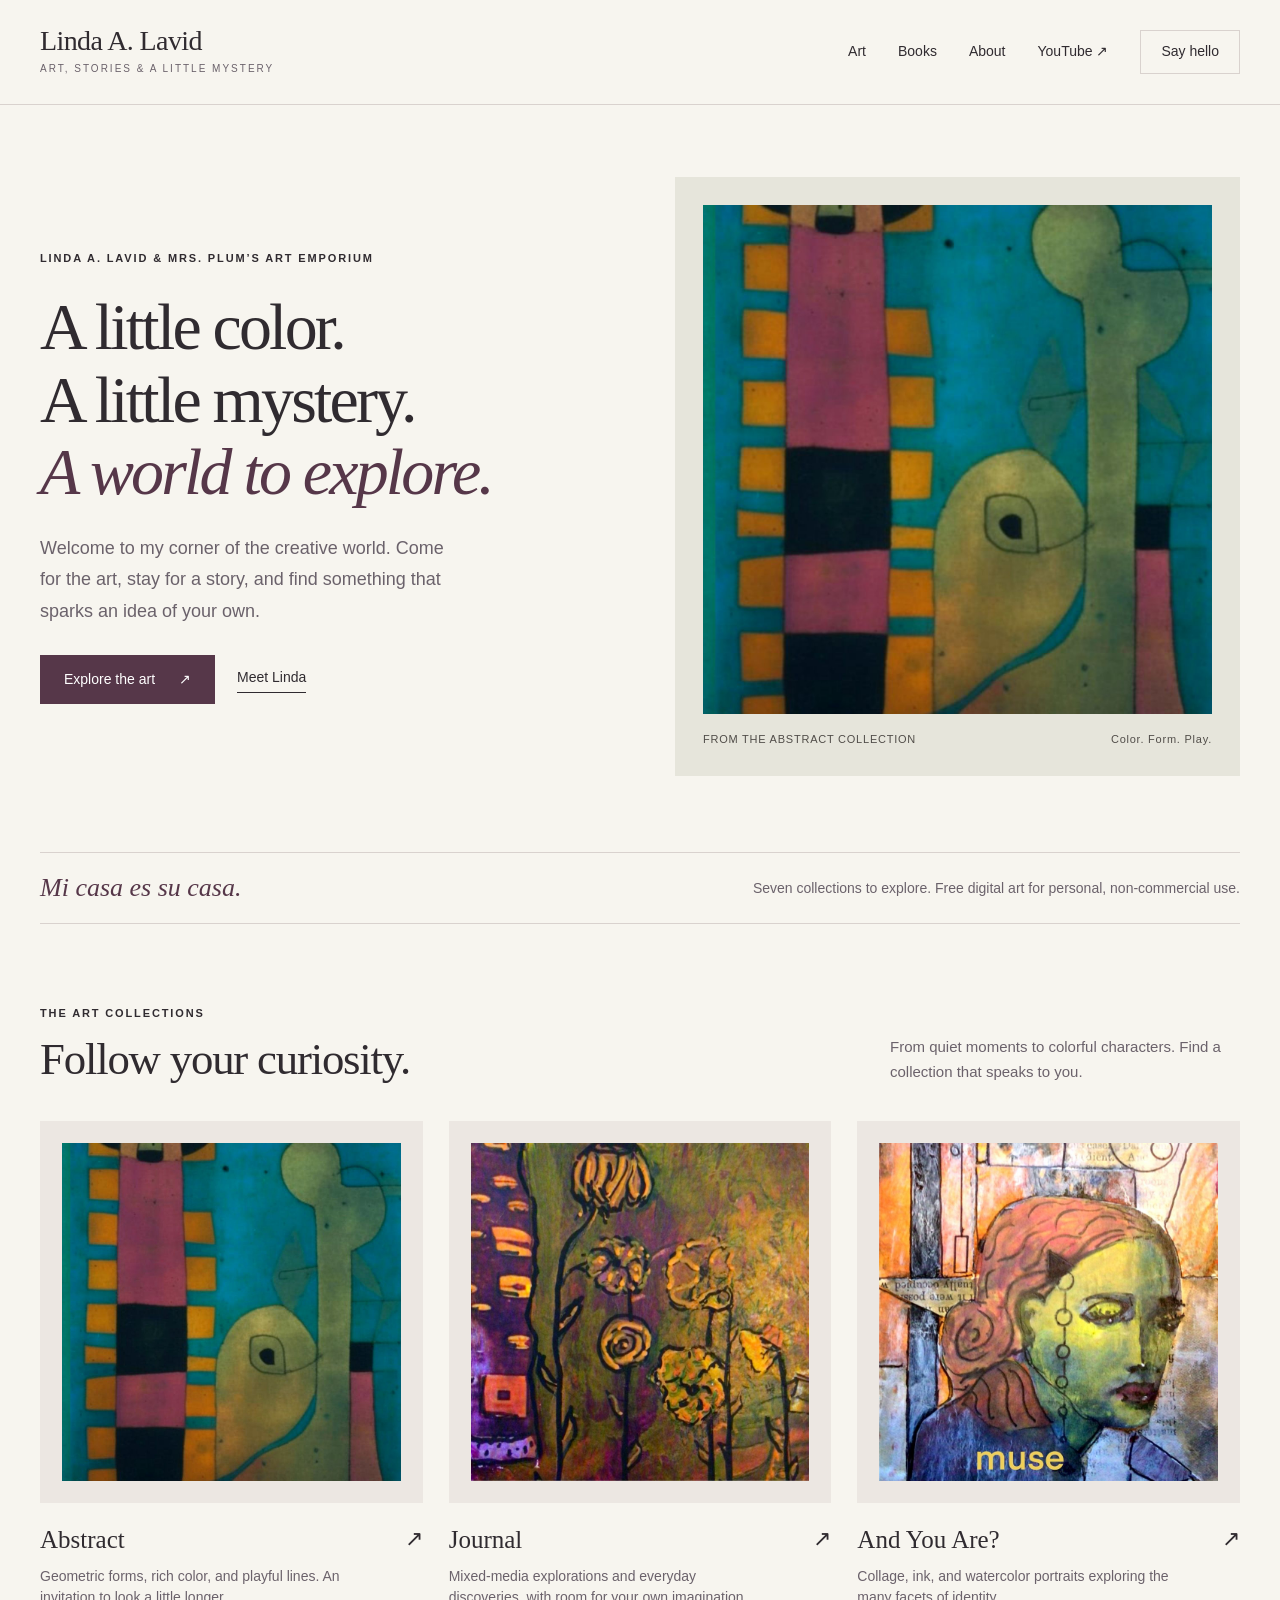
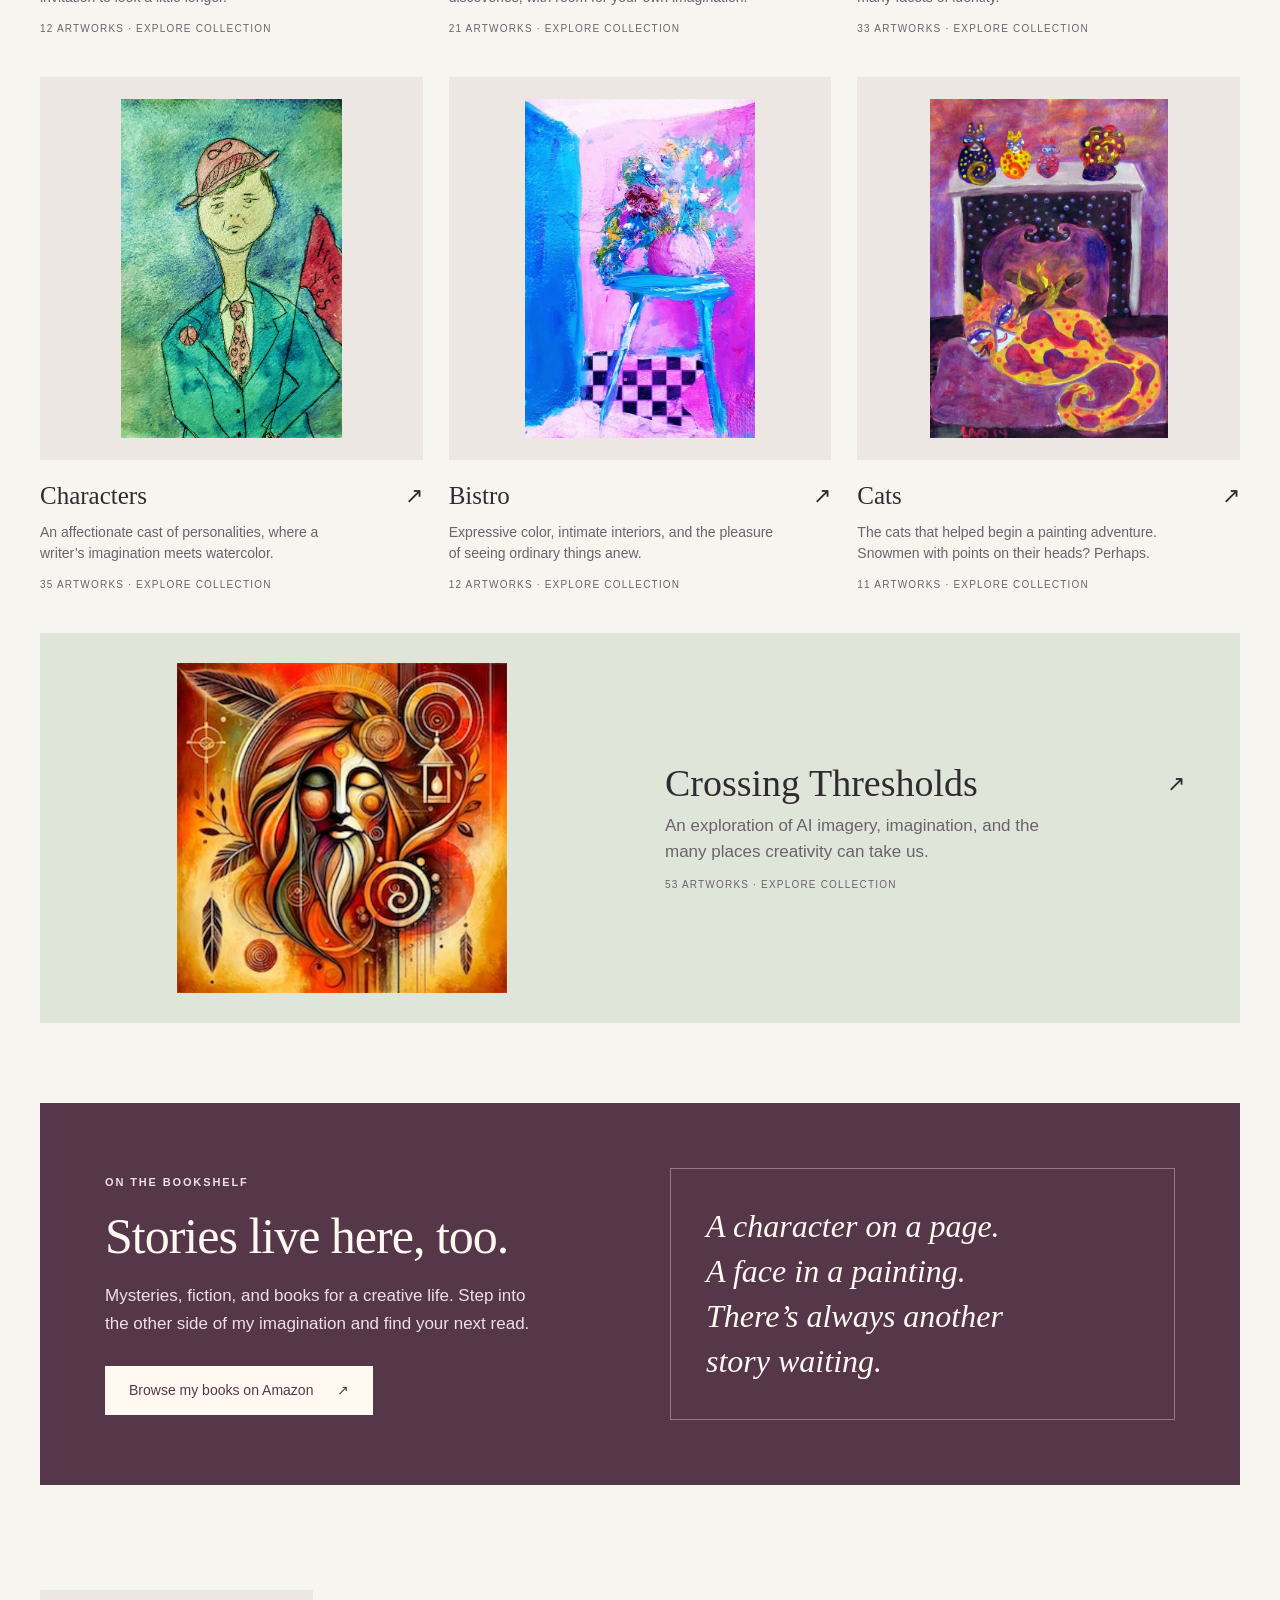
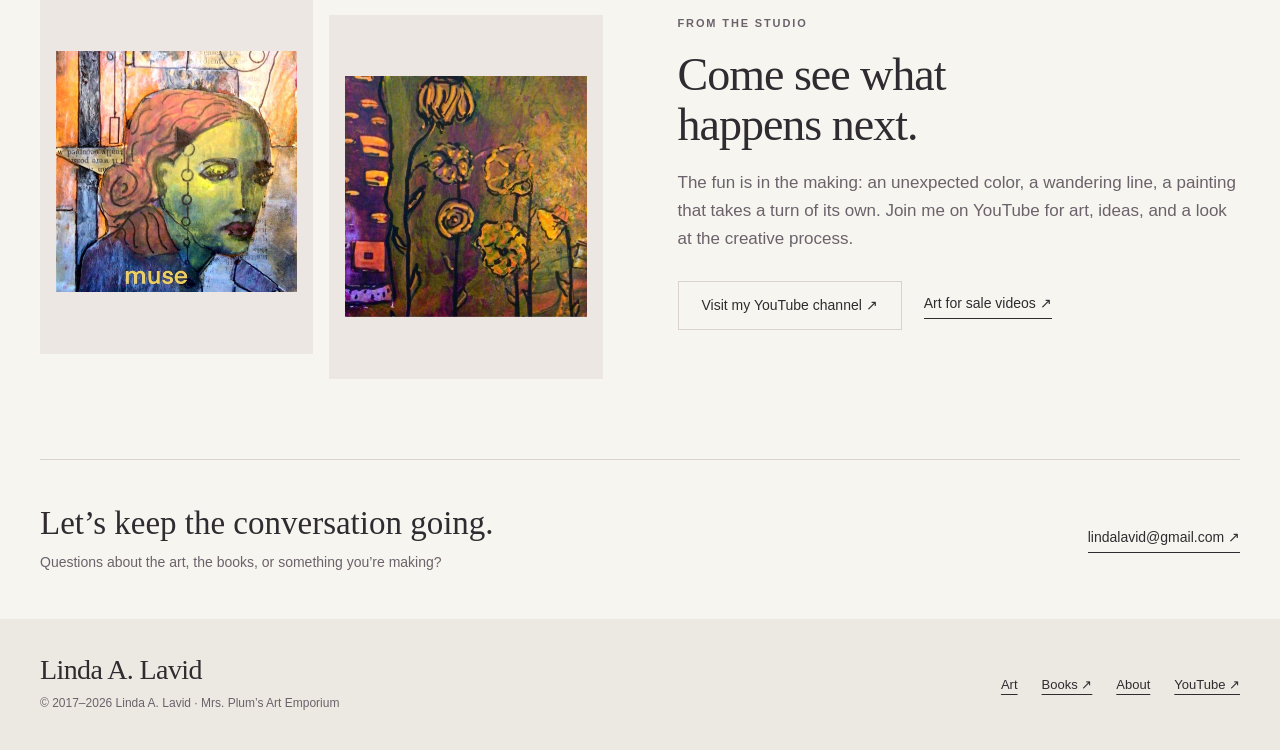
<file: index.html>
<!doctype html>
 <html lang="en"><head><meta charset="utf-8"><meta name="viewport" content="width=device-width, initial-scale=1">
 <title>Art, Stories &amp; a Little Mystery | Linda A. Lavid</title><meta name="description" content="Explore the art collections, books, and creative world of author and mixed-media artist Linda A. Lavid.">
 <link rel="canonical" href="https://www.lindalavid.com/"><meta name="theme-color" content="#563749">
 <meta property="og:type" content="website"><meta property="og:title" content="Art, Stories &amp; a Little Mystery | Linda A. Lavid"><meta property="og:description" content="Explore the art collections, books, and creative world of author and mixed-media artist Linda A. Lavid."><meta property="og:url" content="https://www.lindalavid.com/"><meta property="og:image" content="https://www.lindalavid.com/assets/previews/abstract-11.jpg">
 <link rel="icon" href="assets/favicon.svg" type="image/svg+xml"><link rel="stylesheet" href="assets/styles/site.css"><script defer src="assets/scripts/site.js"></script></head><body>
 <a class="skip-link" href="#main">Skip to content</a>
 <header class="site-header"><div class="wrap header-inner">
 <a class="brand" href="index.html" aria-label="Linda A. Lavid home"><span class="brand-name">Linda A. Lavid</span><span class="brand-sub">Art, stories & a little mystery</span></a>
 <button class="menu-toggle" aria-expanded="false" aria-controls="site-nav">Menu</button>
 <nav class="site-nav" id="site-nav" aria-label="Main navigation"><a href="index.html#collections">Art</a><a href="index.html#books">Books</a><a href="about.html">About</a><a href="https://www.youtube.com/channel/UCeq5Df1fC-q9gi-4vWOq-DA" target="_blank" rel="noopener">YouTube ↗</a><a class="contact-link" href="mailto:lindalavid@gmail.com">Say hello</a></nav>
 </div></header><main id="main"><section class="wrap hero" aria-labelledby="home-heading"><div><p class="eyebrow">Linda A. Lavid & Mrs. Plum’s Art Emporium</p><h1 id="home-heading">A little color.<br>A little mystery.<br><em>A world to explore.</em></h1><p class="intro">Welcome to my corner of the creative world. Come for the art, stay for a story, and find something that sparks an idea of your own.</p><div class="actions"><a class="button" href="#collections">Explore the art <span aria-hidden="true">↗</span></a><a class="text-link" href="about.html">Meet Linda</a></div></div><figure class="hero-visual"><a href="abstract.html" aria-label="Explore the Abstract collection"><img src="assets/previews/abstract-11.jpg" alt="Abstract composition in turquoise, plum, gold, and green" width="1200" height="1200" loading="eager" decoding="async" fetchpriority="high"></a><figcaption class="hero-caption"><span>FROM THE ABSTRACT COLLECTION</span><span>Color. Form. Play.</span></figcaption></figure></section>
 <div class="wrap intro-strip"><span>Mi casa es su casa.</span><p>Seven collections to explore. Free digital art for personal, non-commercial use.</p></div>
 <section class="wrap section" id="collections" aria-labelledby="collections-heading"><div class="section-heading"><div><p class="eyebrow">The art collections</p><h2 id="collections-heading">Follow your curiosity.</h2></div><p>From quiet moments to colorful characters. Find a collection that speaks to you.</p></div><div class="collections"><a class="collection-card" href="abstract.html"><div class="collection-image"><img src="assets/previews/abstract-11.jpg" alt="Abstract collection" width="1200" height="1200" loading="lazy" decoding="async" ></div><div class="collection-info"><div class="collection-heading"><h3>Abstract</h3><span class="arrow" aria-hidden="true">↗</span></div><p>Geometric forms, rich color, and playful lines. An invitation to look a little longer.</p><div class="collection-count">12 artworks · Explore collection</div></div></a><a class="collection-card" href="journal.html"><div class="collection-image"><img src="assets/previews/journal-evening.jpg" alt="Journal collection" width="1200" height="1200" loading="lazy" decoding="async" ></div><div class="collection-info"><div class="collection-heading"><h3>Journal</h3><span class="arrow" aria-hidden="true">↗</span></div><p>Mixed-media explorations and everyday discoveries, with room for your own imagination.</p><div class="collection-count">21 artworks · Explore collection</div></div></a><a class="collection-card" href="and_you_are.html"><div class="collection-image"><img src="assets/previews/and_you_are-muse.jpg" alt="And You Are? collection" width="1200" height="1200" loading="lazy" decoding="async" ></div><div class="collection-info"><div class="collection-heading"><h3>And You Are?</h3><span class="arrow" aria-hidden="true">↗</span></div><p>Collage, ink, and watercolor portraits exploring the many facets of identity.</p><div class="collection-count">33 artworks · Explore collection</div></div></a><a class="collection-card" href="characters.html"><div class="collection-image"><img src="assets/previews/characters-manford_peabody.jpg" alt="Characters collection" width="782" height="1200" loading="lazy" decoding="async" ></div><div class="collection-info"><div class="collection-heading"><h3>Characters</h3><span class="arrow" aria-hidden="true">↗</span></div><p>An affectionate cast of personalities, where a writer’s imagination meets watercolor.</p><div class="collection-count">35 artworks · Explore collection</div></div></a><a class="collection-card" href="bistro.html"><div class="collection-image"><img src="assets/previews/bistro-11_am.jpg" alt="Bistro collection" width="814" height="1200" loading="lazy" decoding="async" ></div><div class="collection-info"><div class="collection-heading"><h3>Bistro</h3><span class="arrow" aria-hidden="true">↗</span></div><p>Expressive color, intimate interiors, and the pleasure of seeing ordinary things anew.</p><div class="collection-count">12 artworks · Explore collection</div></div></a><a class="collection-card" href="cats.html"><div class="collection-image"><img src="assets/previews/cats-toasty_kitty.jpg" alt="Cats collection" width="843" height="1200" loading="lazy" decoding="async" ></div><div class="collection-info"><div class="collection-heading"><h3>Cats</h3><span class="arrow" aria-hidden="true">↗</span></div><p>The cats that helped begin a painting adventure. Snowmen with points on their heads? Perhaps.</p><div class="collection-count">11 artworks · Explore collection</div></div></a><a class="collection-card" href="crossing_thresholds.html"><div class="collection-image"><img src="assets/previews/crossing_thresholds-01.jpg" alt="Crossing Thresholds collection" width="1024" height="1024" loading="lazy" decoding="async" ></div><div class="collection-info"><div class="collection-heading"><h3>Crossing Thresholds</h3><span class="arrow" aria-hidden="true">↗</span></div><p>An exploration of AI imagery, imagination, and the many places creativity can take us.</p><div class="collection-count">53 artworks · Explore collection</div></div></a></div></section>
 <section class="wrap books-section" id="books" aria-labelledby="books-heading"><div><p class="eyebrow">On the bookshelf</p><h2 id="books-heading">Stories live here, too.</h2><p>Mysteries, fiction, and books for a creative life. Step into the other side of my imagination and find your next read.</p><div class="actions"><a class="button" href="https://www.amazon.com/stores/Linda-A.-Lavid/author/B002BMBKEA" target="_blank" rel="noopener">Browse my books on Amazon <span aria-hidden="true">↗</span></a></div></div><div class="books-note">A character on a page.<br>A face in a painting.<br>There’s always another<br>story waiting.</div></section>
 <section class="wrap section studio-section" aria-labelledby="studio-heading"><div class="studio-art"><img src="assets/previews/and_you_are-muse.jpg" alt="Muse, a mixed-media portrait" width="1200" height="1200" loading="lazy" decoding="async" ><img src="assets/previews/journal-evening.jpg" alt="Evening, a richly colored journal artwork" width="1200" height="1200" loading="lazy" decoding="async" ></div><div><p class="eyebrow">From the studio</p><h2 id="studio-heading">Come see what<br>happens next.</h2><p>The fun is in the making: an unexpected color, a wandering line, a painting that takes a turn of its own. Join me on YouTube for art, ideas, and a look at the creative process.</p><div class="actions"><a class="button secondary" href="https://www.youtube.com/channel/UCeq5Df1fC-q9gi-4vWOq-DA" target="_blank" rel="noopener">Visit my YouTube channel ↗</a><a class="text-link" href="https://youtube.com/playlist?list=PLXw8cvHdvCnyaR8dGLQ9m0xFhId3nKde1" target="_blank" rel="noopener">Art for sale videos ↗</a></div></div></section></main><div class="wrap contact-band"><div><h2>Let’s keep the conversation going.</h2><p>Questions about the art, the books, or something you’re making?</p></div><a class="text-link" href="mailto:lindalavid@gmail.com">lindalavid@gmail.com ↗</a></div>
 <footer class="site-footer"><div class="wrap footer-inner"><div><span class="brand-name">Linda A. Lavid</span><p class="copyright">© 2017–<span data-year>2026</span> Linda A. Lavid · Mrs. Plum’s Art Emporium</p></div><nav class="footer-links" aria-label="Footer navigation"><a href="index.html#collections">Art</a><a href="https://www.amazon.com/stores/Linda-A.-Lavid/author/B002BMBKEA" target="_blank" rel="noopener">Books ↗</a><a href="about.html">About</a><a href="https://www.youtube.com/channel/UCeq5Df1fC-q9gi-4vWOq-DA" target="_blank" rel="noopener">YouTube ↗</a></nav></div></footer></body></html>
</file>
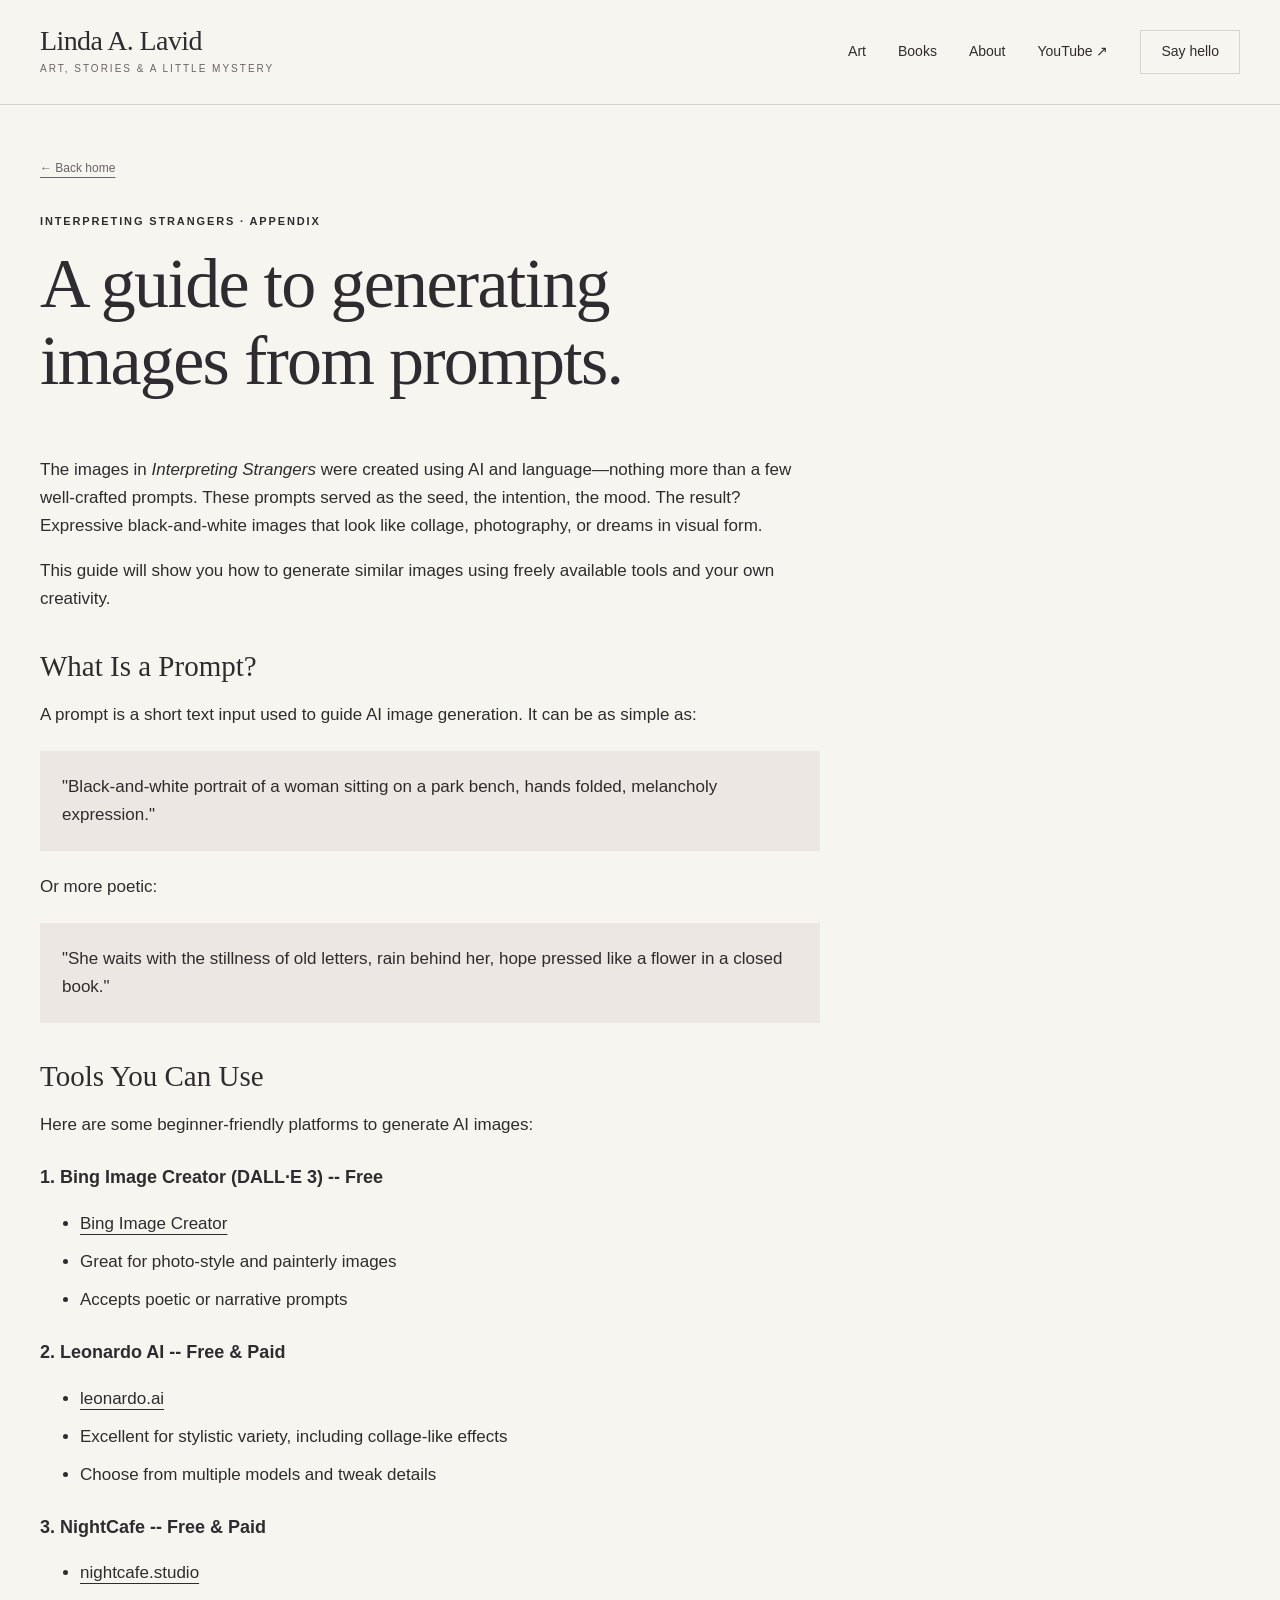
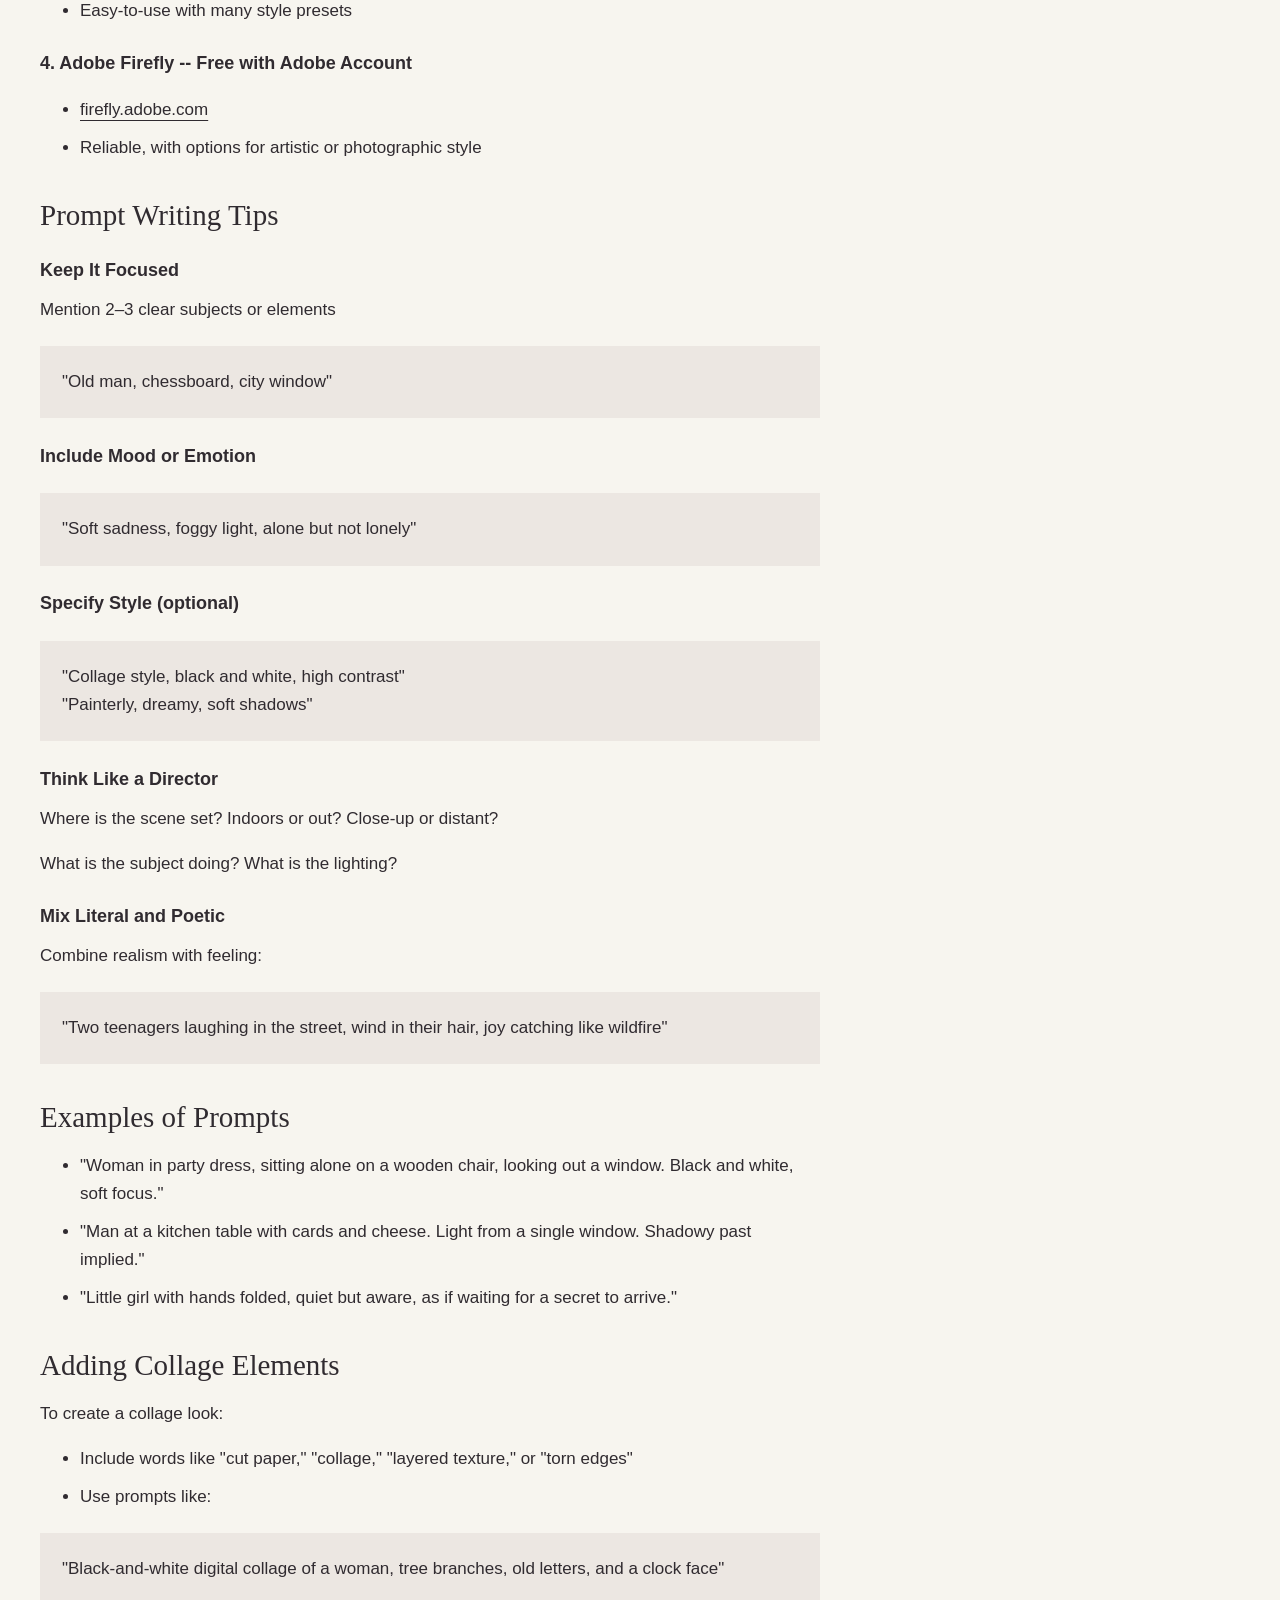
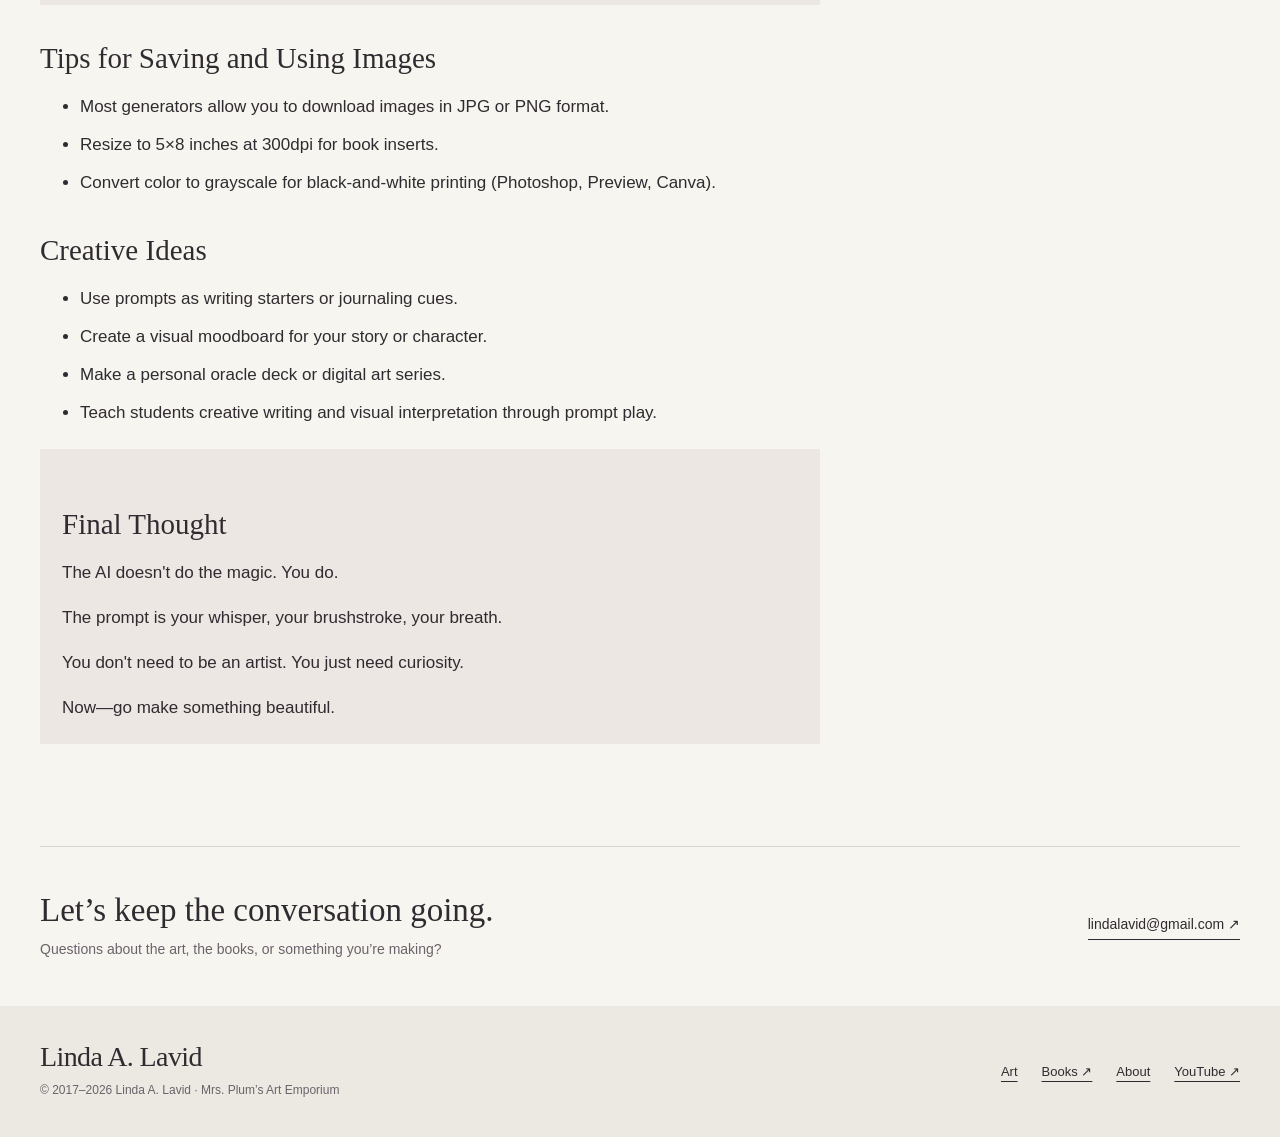
<file: interpreting_strangers/index.html>
<!doctype html>
 <html lang="en"><head><meta charset="utf-8"><meta name="viewport" content="width=device-width, initial-scale=1">
 <title>A Guide to Generating Images from Prompts | Linda A. Lavid</title><meta name="description" content="The image-making appendix to Interpreting Strangers by Linda A. Lavid.">
 <link rel="canonical" href="https://www.lindalavid.com/interpreting_strangers/index.html"><meta name="theme-color" content="#563749">
 <meta property="og:type" content="website"><meta property="og:title" content="A Guide to Generating Images from Prompts | Linda A. Lavid"><meta property="og:description" content="The image-making appendix to Interpreting Strangers by Linda A. Lavid."><meta property="og:url" content="https://www.lindalavid.com/interpreting_strangers/index.html"><meta property="og:image" content="https://www.lindalavid.com/assets/previews/abstract-11.jpg">
 <link rel="icon" href="../assets/favicon.svg" type="image/svg+xml"><link rel="stylesheet" href="../assets/styles/site.css"><script defer src="../assets/scripts/site.js"></script></head><body>
 <a class="skip-link" href="#main">Skip to content</a>
 <header class="site-header"><div class="wrap header-inner">
 <a class="brand" href="../index.html" aria-label="Linda A. Lavid home"><span class="brand-name">Linda A. Lavid</span><span class="brand-sub">Art, stories & a little mystery</span></a>
 <button class="menu-toggle" aria-expanded="false" aria-controls="site-nav">Menu</button>
 <nav class="site-nav" id="site-nav" aria-label="Main navigation"><a href="../index.html#collections">Art</a><a href="../index.html#books">Books</a><a href="../about.html">About</a><a href="https://www.youtube.com/channel/UCeq5Df1fC-q9gi-4vWOq-DA" target="_blank" rel="noopener">YouTube ↗</a><a class="contact-link" href="mailto:lindalavid@gmail.com">Say hello</a></nav>
 </div></header><main id="main"><div class="wrap"><header class="page-heading"><a class="breadcrumb" href="../index.html">← Back home</a><p class="eyebrow">Interpreting Strangers · Appendix</p><h1>A guide to generating<br>images from prompts.</h1></header><article class="article-body">
    

    <p>The images in <em>Interpreting Strangers</em> were created using AI and language—nothing more than a few well-crafted prompts. These prompts served as the seed, the intention, the mood. The result? Expressive black-and-white images that look like collage, photography, or dreams in visual form.</p>

    <p>This guide will show you how to generate similar images using freely available tools and your own creativity.</p>

    <h3>What Is a Prompt?</h3>

    <p>A prompt is a short text input used to guide AI image generation. It can be as simple as:</p>

    <div class="example">"Black-and-white portrait of a woman sitting on a park bench, hands folded, melancholy expression."</div>

    <p>Or more poetic:</p>

    <div class="example">"She waits with the stillness of old letters, rain behind her, hope pressed like a flower in a closed book."</div>

    <h3>Tools You Can Use</h3>

    <p>Here are some beginner-friendly platforms to generate AI images:</p>

    <h4>1. Bing Image Creator (DALL·E 3) -- Free</h4>
    <ul>
        <li><a href="https://www.bing.com/images/create" target="_blank" rel="noopener">Bing Image Creator</a></li>
        <li>Great for photo-style and painterly images</li>
        <li>Accepts poetic or narrative prompts</li>
    </ul>

    <h4>2. Leonardo AI -- Free & Paid</h4>
    <ul>
        <li><a href="https://leonardo.ai" target="_blank" rel="noopener">leonardo.ai</a></li>
        <li>Excellent for stylistic variety, including collage-like effects</li>
        <li>Choose from multiple models and tweak details</li>
    </ul>

    <h4>3. NightCafe -- Free & Paid</h4>
    <ul>
        <li><a href="https://creator.nightcafe.studio" target="_blank" rel="noopener">nightcafe.studio</a></li>
        <li>Easy-to-use with many style presets</li>
    </ul>

    <h4>4. Adobe Firefly -- Free with Adobe Account</h4>
    <ul>
        <li><a href="https://firefly.adobe.com" target="_blank" rel="noopener">firefly.adobe.com</a></li>
        <li>Reliable, with options for artistic or photographic style</li>
    </ul>

    <h3>Prompt Writing Tips</h3>

    <h4>Keep It Focused</h4>
    <p>Mention 2–3 clear subjects or elements</p>
    <div class="example">"Old man, chessboard, city window"</div>

    <h4>Include Mood or Emotion</h4>
    <div class="example">"Soft sadness, foggy light, alone but not lonely"</div>

    <h4>Specify Style (optional)</h4>
    <div class="example">"Collage style, black and white, high contrast"<br>
    "Painterly, dreamy, soft shadows"</div>

    <h4>Think Like a Director</h4>
    <p>Where is the scene set? Indoors or out? Close-up or distant?</p>
    <p>What is the subject doing? What is the lighting?</p>

    <h4>Mix Literal and Poetic</h4>
    <p>Combine realism with feeling:</p>
    <div class="example">"Two teenagers laughing in the street, wind in their hair, joy catching like wildfire"</div>

    <h3>Examples of Prompts</h3>
    <ul>
        <li>"Woman in party dress, sitting alone on a wooden chair, looking out a window. Black and white, soft focus."</li>
        <li>"Man at a kitchen table with cards and cheese. Light from a single window. Shadowy past implied."</li>
        <li>"Little girl with hands folded, quiet but aware, as if waiting for a secret to arrive."</li>
    </ul>

    <h3>Adding Collage Elements</h3>
    <p>To create a collage look:</p>
    <ul>
        <li>Include words like "cut paper," "collage," "layered texture," or "torn edges"</li>
        <li>Use prompts like:</li>
    </ul>
    <div class="example">"Black-and-white digital collage of a woman, tree branches, old letters, and a clock face"</div>

    <h3>Tips for Saving and Using Images</h3>
    <ul>
        <li>Most generators allow you to download images in JPG or PNG format.</li>
        <li>Resize to 5×8 inches at 300dpi for book inserts.</li>
        <li>Convert color to grayscale for black-and-white printing (Photoshop, Preview, Canva).</li>
    </ul>

    <h3>Creative Ideas</h3>
    <ul>
        <li>Use prompts as writing starters or journaling cues.</li>
        <li>Create a visual moodboard for your story or character.</li>
        <li>Make a personal oracle deck or digital art series.</li>
        <li>Teach students creative writing and visual interpretation through prompt play.</li>
    </ul>

    <div class="final-thought">
        <h3>Final Thought</h3>
        <p>The AI doesn't do the magic. You do.</p>
        <p>The prompt is your whisper, your brushstroke, your breath.</p>
        <p>You don't need to be an artist. You just need curiosity.</p>
        <p>Now—go make something beautiful.</p>
    </div>
</article></div></main><div class="wrap contact-band"><div><h2>Let’s keep the conversation going.</h2><p>Questions about the art, the books, or something you’re making?</p></div><a class="text-link" href="mailto:lindalavid@gmail.com">lindalavid@gmail.com ↗</a></div>
 <footer class="site-footer"><div class="wrap footer-inner"><div><span class="brand-name">Linda A. Lavid</span><p class="copyright">© 2017–<span data-year>2026</span> Linda A. Lavid · Mrs. Plum’s Art Emporium</p></div><nav class="footer-links" aria-label="Footer navigation"><a href="../index.html#collections">Art</a><a href="https://www.amazon.com/stores/Linda-A.-Lavid/author/B002BMBKEA" target="_blank" rel="noopener">Books ↗</a><a href="../about.html">About</a><a href="https://www.youtube.com/channel/UCeq5Df1fC-q9gi-4vWOq-DA" target="_blank" rel="noopener">YouTube ↗</a></nav></div></footer></body></html>
</file>
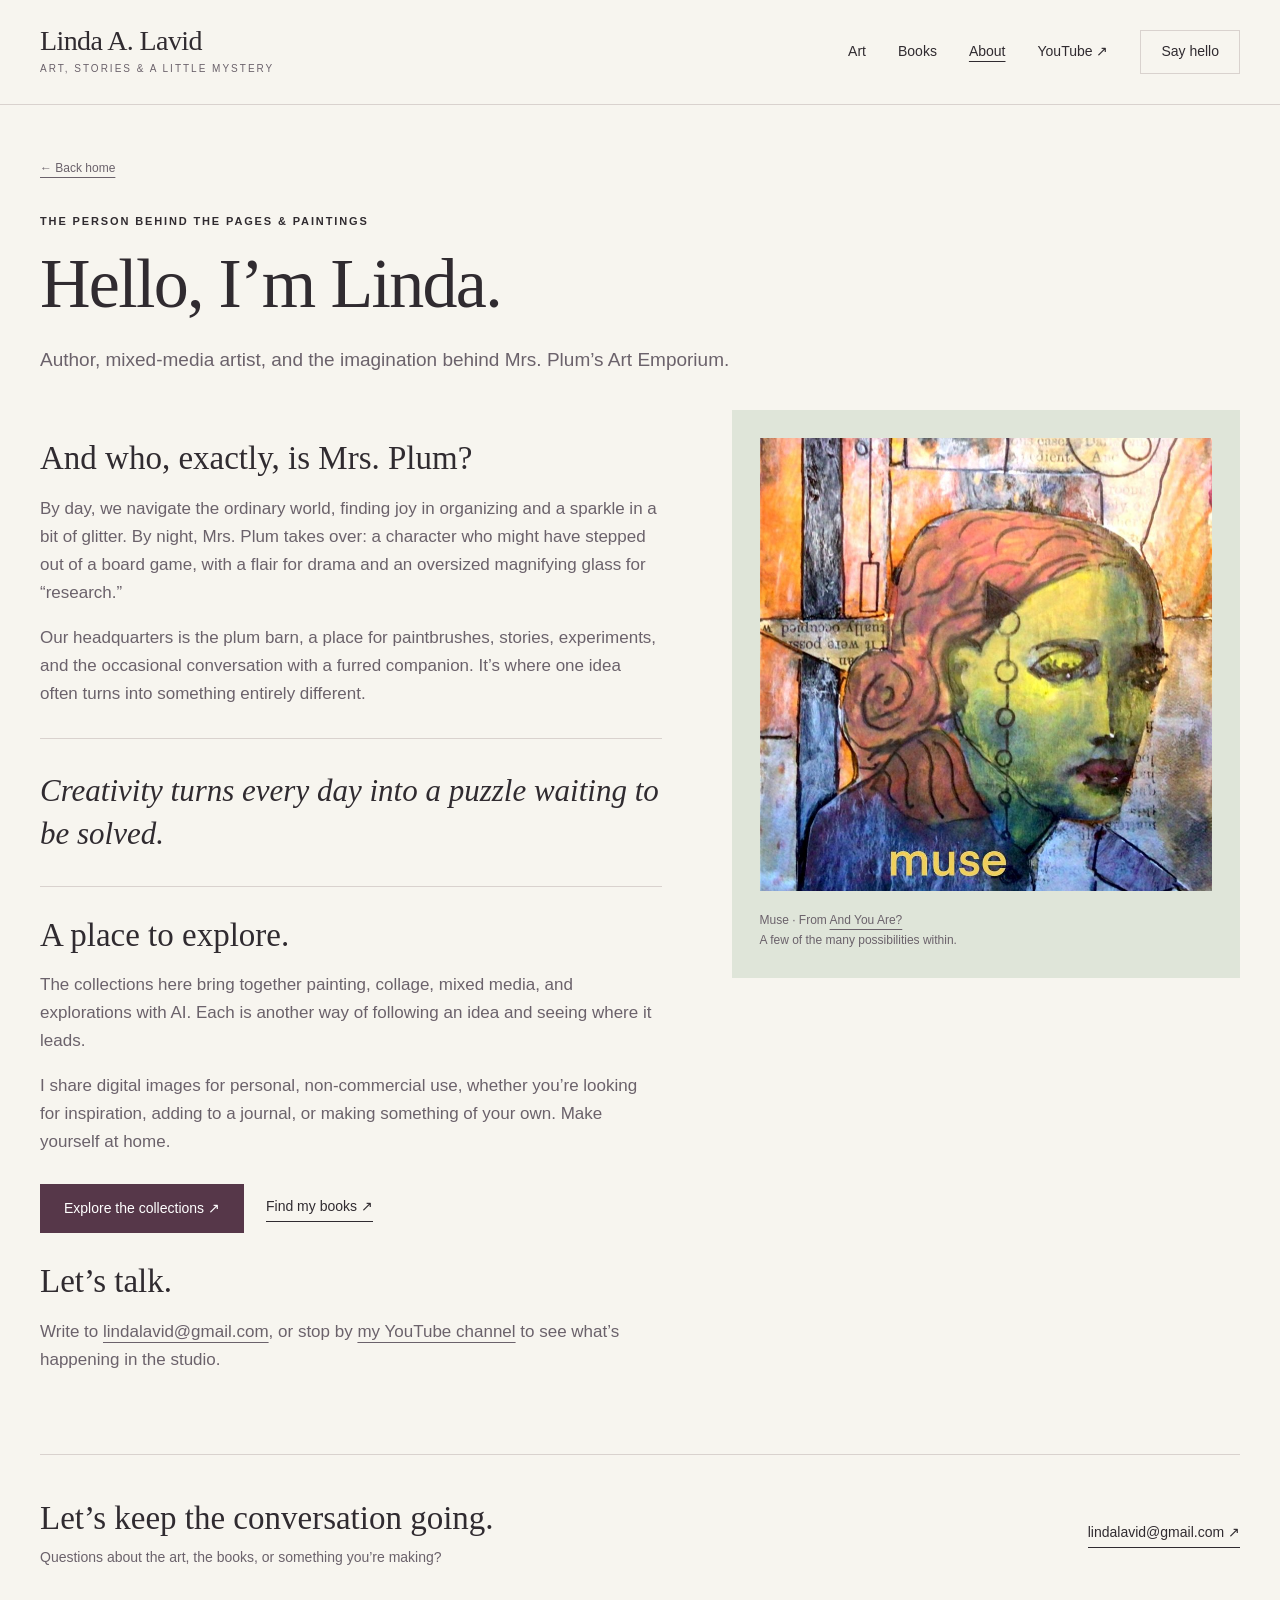
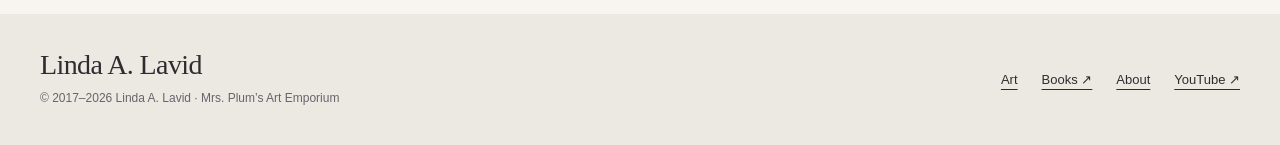
<file: about.html>
<!doctype html>
 <html lang="en"><head><meta charset="utf-8"><meta name="viewport" content="width=device-width, initial-scale=1">
 <title>About Linda | Linda A. Lavid</title><meta name="description" content="Meet Linda A. Lavid, author, mixed-media artist, and the imagination behind Mrs. Plum’s Art Emporium.">
 <link rel="canonical" href="https://www.lindalavid.com/about.html"><meta name="theme-color" content="#563749">
 <meta property="og:type" content="website"><meta property="og:title" content="About Linda | Linda A. Lavid"><meta property="og:description" content="Meet Linda A. Lavid, author, mixed-media artist, and the imagination behind Mrs. Plum’s Art Emporium."><meta property="og:url" content="https://www.lindalavid.com/about.html"><meta property="og:image" content="https://www.lindalavid.com/assets/previews/and_you_are-muse.jpg">
 <link rel="icon" href="assets/favicon.svg" type="image/svg+xml"><link rel="stylesheet" href="assets/styles/site.css"><script defer src="assets/scripts/site.js"></script></head><body>
 <a class="skip-link" href="#main">Skip to content</a>
 <header class="site-header"><div class="wrap header-inner">
 <a class="brand" href="index.html" aria-label="Linda A. Lavid home"><span class="brand-name">Linda A. Lavid</span><span class="brand-sub">Art, stories & a little mystery</span></a>
 <button class="menu-toggle" aria-expanded="false" aria-controls="site-nav">Menu</button>
 <nav class="site-nav" id="site-nav" aria-label="Main navigation"><a href="index.html#collections">Art</a><a href="index.html#books">Books</a><a href="about.html" aria-current="page">About</a><a href="https://www.youtube.com/channel/UCeq5Df1fC-q9gi-4vWOq-DA" target="_blank" rel="noopener">YouTube ↗</a><a class="contact-link" href="mailto:lindalavid@gmail.com">Say hello</a></nav>
 </div></header><main id="main"><div class="wrap"><header class="page-heading"><a class="breadcrumb" href="index.html">← Back home</a><p class="eyebrow">The person behind the pages & paintings</p><h1>Hello, I’m Linda.</h1><p class="intro">Author, mixed-media artist, and the imagination behind Mrs. Plum’s Art Emporium.</p></header><div class="about-layout"><div class="about-copy"><h2>And who, exactly, is Mrs. Plum?</h2><p>By day, we navigate the ordinary world, finding joy in organizing and a sparkle in a bit of glitter. By night, Mrs. Plum takes over: a character who might have stepped out of a board game, with a flair for drama and an oversized magnifying glass for “research.”</p><p>Our headquarters is the plum barn, a place for paintbrushes, stories, experiments, and the occasional conversation with a furred companion. It’s where one idea often turns into something entirely different.</p><div class="about-quote">Creativity turns every day into a puzzle waiting to be solved.</div><h2>A place to explore.</h2><p>The collections here bring together painting, collage, mixed media, and explorations with AI. Each is another way of following an idea and seeing where it leads.</p><p>I share digital images for personal, non-commercial use, whether you’re looking for inspiration, adding to a journal, or making something of your own. Make yourself at home.</p><div class="actions"><a class="button" href="index.html#collections">Explore the collections ↗</a><a class="text-link" href="https://www.amazon.com/stores/Linda-A.-Lavid/author/B002BMBKEA" target="_blank" rel="noopener">Find my books ↗</a></div><h2>Let’s talk.</h2><p>Write to <a href="mailto:lindalavid@gmail.com">lindalavid@gmail.com</a>, or stop by <a href="https://www.youtube.com/channel/UCeq5Df1fC-q9gi-4vWOq-DA" target="_blank" rel="noopener">my YouTube channel</a> to see what’s happening in the studio.</p></div><figure class="about-image"><img src="assets/previews/and_you_are-muse.jpg" alt="Muse from the And You Are? collection" width="1200" height="1200" loading="eager" decoding="async" ><figcaption>Muse · From <a href="and_you_are.html">And You Are?</a><br>A few of the many possibilities within.</figcaption></figure></div></div></main><div class="wrap contact-band"><div><h2>Let’s keep the conversation going.</h2><p>Questions about the art, the books, or something you’re making?</p></div><a class="text-link" href="mailto:lindalavid@gmail.com">lindalavid@gmail.com ↗</a></div>
 <footer class="site-footer"><div class="wrap footer-inner"><div><span class="brand-name">Linda A. Lavid</span><p class="copyright">© 2017–<span data-year>2026</span> Linda A. Lavid · Mrs. Plum’s Art Emporium</p></div><nav class="footer-links" aria-label="Footer navigation"><a href="index.html#collections">Art</a><a href="https://www.amazon.com/stores/Linda-A.-Lavid/author/B002BMBKEA" target="_blank" rel="noopener">Books ↗</a><a href="about.html">About</a><a href="https://www.youtube.com/channel/UCeq5Df1fC-q9gi-4vWOq-DA" target="_blank" rel="noopener">YouTube ↗</a></nav></div></footer></body></html>
</file>
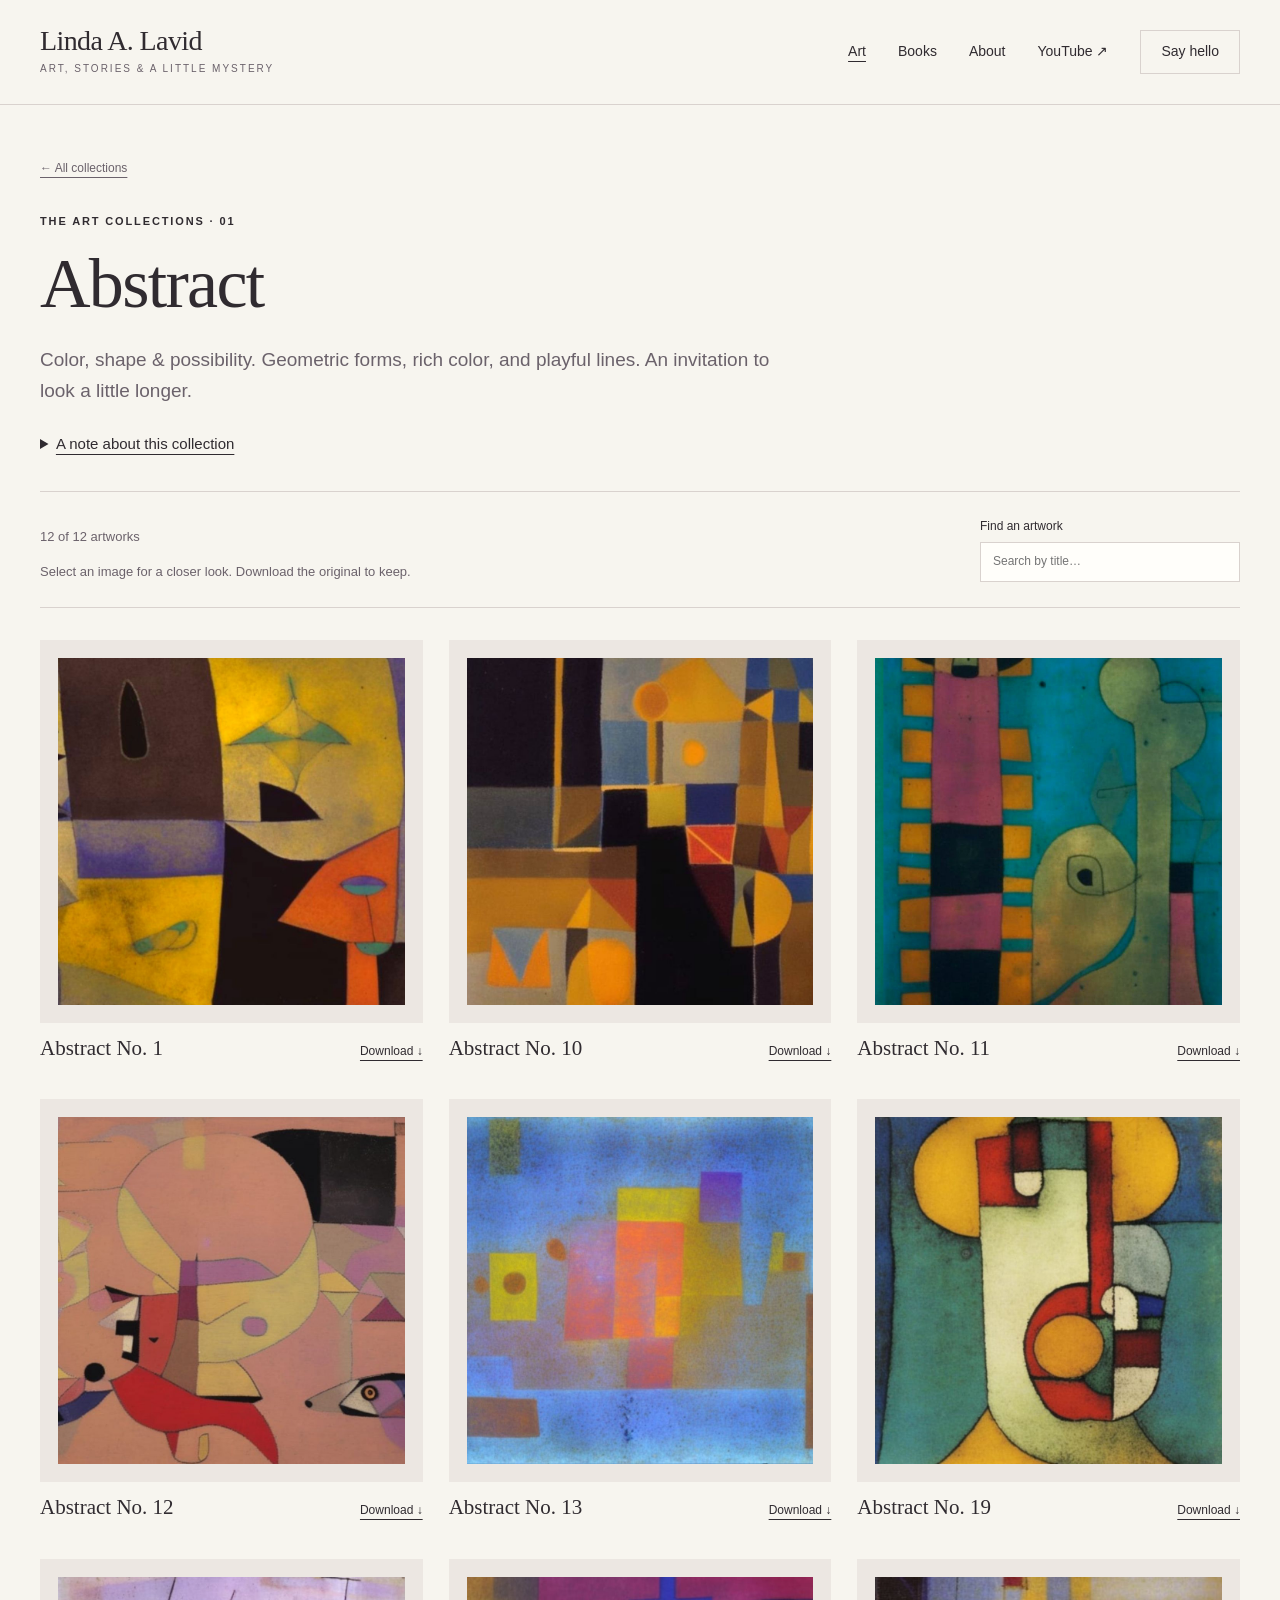
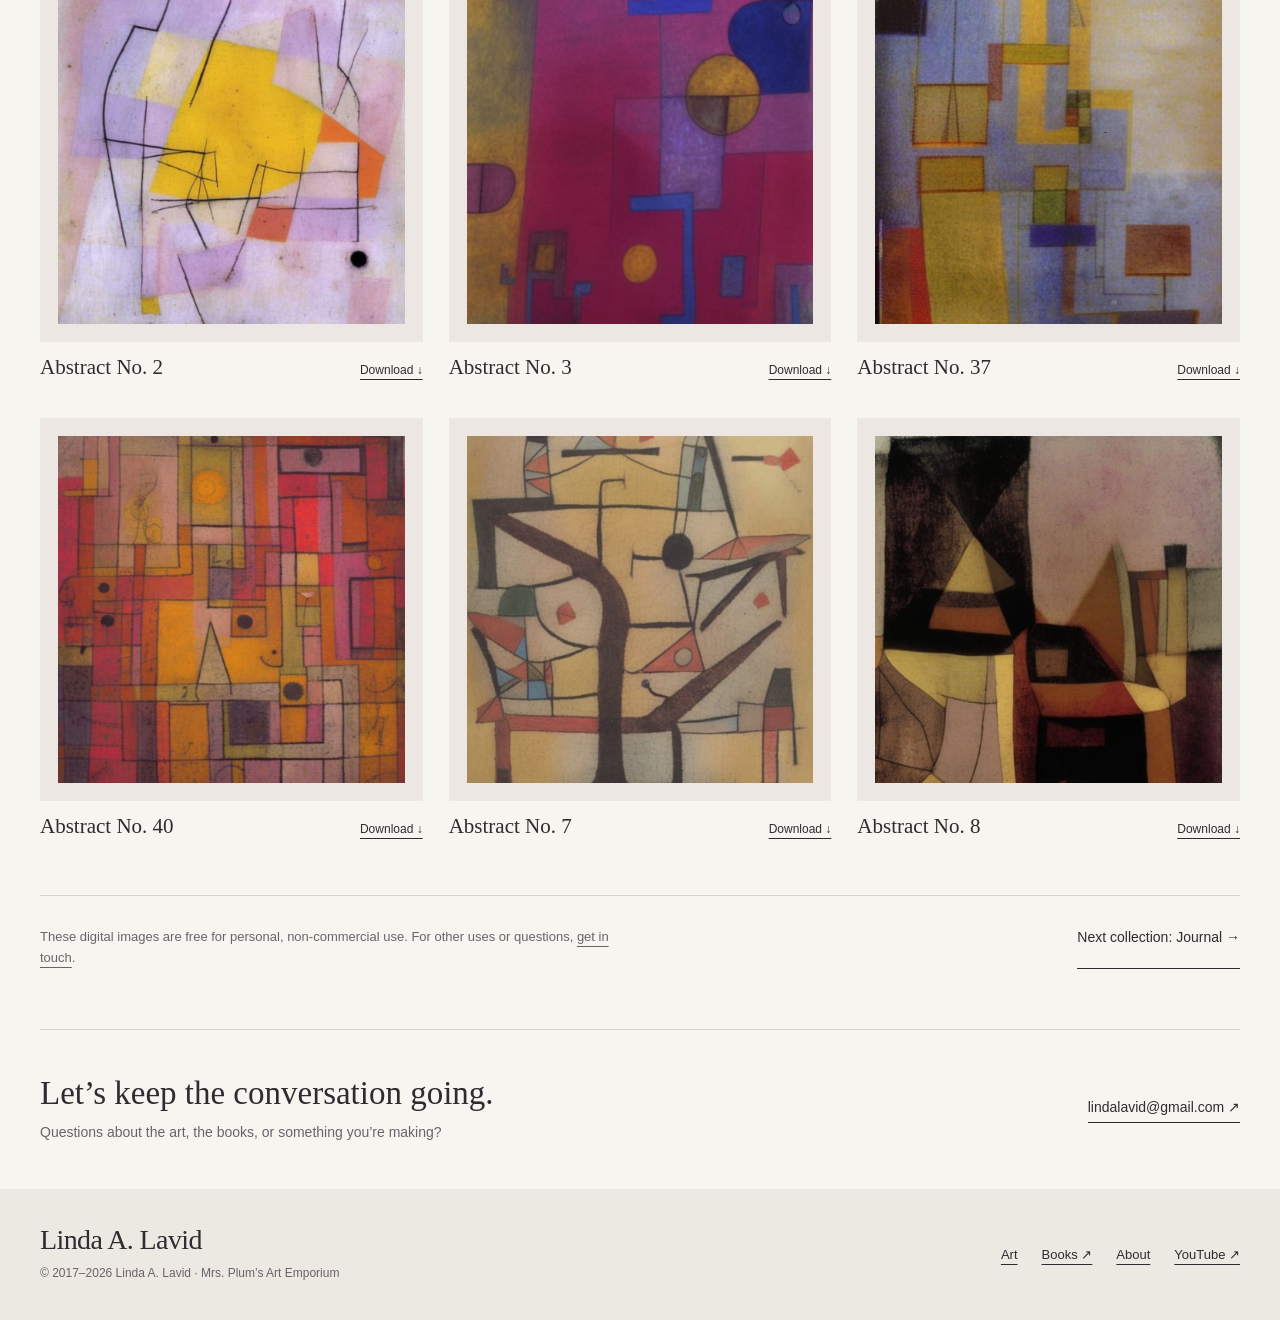
<file: abstract.html>
<!doctype html>
 <html lang="en"><head><meta charset="utf-8"><meta name="viewport" content="width=device-width, initial-scale=1">
 <title>Abstract | Linda A. Lavid</title><meta name="description" content="Geometric forms, rich color, and playful lines. An invitation to look a little longer.">
 <link rel="canonical" href="https://www.lindalavid.com/abstract.html"><meta name="theme-color" content="#563749">
 <meta property="og:type" content="website"><meta property="og:title" content="Abstract | Linda A. Lavid"><meta property="og:description" content="Geometric forms, rich color, and playful lines. An invitation to look a little longer."><meta property="og:url" content="https://www.lindalavid.com/abstract.html"><meta property="og:image" content="https://www.lindalavid.com/assets/previews/abstract-11.jpg">
 <link rel="icon" href="assets/favicon.svg" type="image/svg+xml"><link rel="stylesheet" href="assets/styles/site.css"><script defer src="assets/scripts/site.js"></script></head><body>
 <a class="skip-link" href="#main">Skip to content</a>
 <header class="site-header"><div class="wrap header-inner">
 <a class="brand" href="index.html" aria-label="Linda A. Lavid home"><span class="brand-name">Linda A. Lavid</span><span class="brand-sub">Art, stories & a little mystery</span></a>
 <button class="menu-toggle" aria-expanded="false" aria-controls="site-nav">Menu</button>
 <nav class="site-nav" id="site-nav" aria-label="Main navigation"><a href="index.html#collections" aria-current="page">Art</a><a href="index.html#books">Books</a><a href="about.html">About</a><a href="https://www.youtube.com/channel/UCeq5Df1fC-q9gi-4vWOq-DA" target="_blank" rel="noopener">YouTube ↗</a><a class="contact-link" href="mailto:lindalavid@gmail.com">Say hello</a></nav>
 </div></header><main id="main"><div class="wrap"><header class="page-heading"><a class="breadcrumb" href="index.html#collections">← All collections</a><p class="eyebrow">The art collections · 01</p><h1>Abstract</h1><p class="intro">Color, shape & possibility. Geometric forms, rich color, and playful lines. An invitation to look a little longer.</p><details class="collection-note"><summary>A note about this collection</summary><div class="note-body">
  
  <p>
    We recently compiled some digital abstract pages into a book, 
    <b>Papers for Abstract Art: Geometrics, Color Tones and Lines</b>.
    Here’s our book blurb…”Forty unique, premium-color, abstract designs for individual or 
    group mixed media projects. Designs are carefully selected for work that highlights geometrics, 
    color tones, and lines that will serve in creating and augmenting any representational or 
    non-representational artwork. Perfect for beginner and seasoned artists of every age who are 
    looking to ignite their creativity and play with form, color, and composition.”
  </p></div></details></header><div class="gallery-tools"><div><p data-result-count aria-live="polite">12 of 12 artworks</p><p>Select an image for a closer look. Download the original to keep.</p></div><label class="search-field" for="art-search">Find an artwork<input type="search" id="art-search" placeholder="Search by title…" autocomplete="off"></label></div><noscript><p class="no-js-note">Select an artwork to open its preview. Search and the image viewer work with JavaScript enabled.</p></noscript><div class="art-grid"><article class="artwork" data-title="Abstract No. 1"><a class="artwork-image" href="assets/previews/abstract-1.jpg" data-lightbox data-title="Abstract No. 1" data-source="images/abstract/1.png" aria-label="Preview Abstract No. 1"><img src="assets/previews/abstract-1.jpg" alt="Abstract No. 1" width="1200" height="1200" loading="lazy" decoding="async" ></a><div class="artwork-meta"><h2>Abstract No. 1</h2><a class="download-link" href="images/abstract/1.png" data-original="images/abstract/1.png" download aria-label="Download Abstract No. 1">Download ↓</a></div></article><article class="artwork" data-title="Abstract No. 10"><a class="artwork-image" href="assets/previews/abstract-10.jpg" data-lightbox data-title="Abstract No. 10" data-source="images/abstract/10.png" aria-label="Preview Abstract No. 10"><img src="assets/previews/abstract-10.jpg" alt="Abstract No. 10" width="1200" height="1200" loading="lazy" decoding="async" ></a><div class="artwork-meta"><h2>Abstract No. 10</h2><a class="download-link" href="images/abstract/10.png" data-original="images/abstract/10.png" download aria-label="Download Abstract No. 10">Download ↓</a></div></article><article class="artwork" data-title="Abstract No. 11"><a class="artwork-image" href="assets/previews/abstract-11.jpg" data-lightbox data-title="Abstract No. 11" data-source="images/abstract/11.png" aria-label="Preview Abstract No. 11"><img src="assets/previews/abstract-11.jpg" alt="Abstract No. 11" width="1200" height="1200" loading="lazy" decoding="async" ></a><div class="artwork-meta"><h2>Abstract No. 11</h2><a class="download-link" href="images/abstract/11.png" data-original="images/abstract/11.png" download aria-label="Download Abstract No. 11">Download ↓</a></div></article><article class="artwork" data-title="Abstract No. 12"><a class="artwork-image" href="assets/previews/abstract-12.jpg" data-lightbox data-title="Abstract No. 12" data-source="images/abstract/12.png" aria-label="Preview Abstract No. 12"><img src="assets/previews/abstract-12.jpg" alt="Abstract No. 12" width="1200" height="1200" loading="lazy" decoding="async" ></a><div class="artwork-meta"><h2>Abstract No. 12</h2><a class="download-link" href="images/abstract/12.png" data-original="images/abstract/12.png" download aria-label="Download Abstract No. 12">Download ↓</a></div></article><article class="artwork" data-title="Abstract No. 13"><a class="artwork-image" href="assets/previews/abstract-13.jpg" data-lightbox data-title="Abstract No. 13" data-source="images/abstract/13.png" aria-label="Preview Abstract No. 13"><img src="assets/previews/abstract-13.jpg" alt="Abstract No. 13" width="1200" height="1200" loading="lazy" decoding="async" ></a><div class="artwork-meta"><h2>Abstract No. 13</h2><a class="download-link" href="images/abstract/13.png" data-original="images/abstract/13.png" download aria-label="Download Abstract No. 13">Download ↓</a></div></article><article class="artwork" data-title="Abstract No. 19"><a class="artwork-image" href="assets/previews/abstract-19.jpg" data-lightbox data-title="Abstract No. 19" data-source="images/abstract/19.png" aria-label="Preview Abstract No. 19"><img src="assets/previews/abstract-19.jpg" alt="Abstract No. 19" width="1200" height="1200" loading="lazy" decoding="async" ></a><div class="artwork-meta"><h2>Abstract No. 19</h2><a class="download-link" href="images/abstract/19.png" data-original="images/abstract/19.png" download aria-label="Download Abstract No. 19">Download ↓</a></div></article><article class="artwork" data-title="Abstract No. 2"><a class="artwork-image" href="assets/previews/abstract-2.jpg" data-lightbox data-title="Abstract No. 2" data-source="images/abstract/2.png" aria-label="Preview Abstract No. 2"><img src="assets/previews/abstract-2.jpg" alt="Abstract No. 2" width="1200" height="1200" loading="lazy" decoding="async" ></a><div class="artwork-meta"><h2>Abstract No. 2</h2><a class="download-link" href="images/abstract/2.png" data-original="images/abstract/2.png" download aria-label="Download Abstract No. 2">Download ↓</a></div></article><article class="artwork" data-title="Abstract No. 3"><a class="artwork-image" href="assets/previews/abstract-3.jpg" data-lightbox data-title="Abstract No. 3" data-source="images/abstract/3.png" aria-label="Preview Abstract No. 3"><img src="assets/previews/abstract-3.jpg" alt="Abstract No. 3" width="1200" height="1200" loading="lazy" decoding="async" ></a><div class="artwork-meta"><h2>Abstract No. 3</h2><a class="download-link" href="images/abstract/3.png" data-original="images/abstract/3.png" download aria-label="Download Abstract No. 3">Download ↓</a></div></article><article class="artwork" data-title="Abstract No. 37"><a class="artwork-image" href="assets/previews/abstract-37.jpg" data-lightbox data-title="Abstract No. 37" data-source="images/abstract/37.png" aria-label="Preview Abstract No. 37"><img src="assets/previews/abstract-37.jpg" alt="Abstract No. 37" width="1200" height="1200" loading="lazy" decoding="async" ></a><div class="artwork-meta"><h2>Abstract No. 37</h2><a class="download-link" href="images/abstract/37.png" data-original="images/abstract/37.png" download aria-label="Download Abstract No. 37">Download ↓</a></div></article><article class="artwork" data-title="Abstract No. 40"><a class="artwork-image" href="assets/previews/abstract-40.jpg" data-lightbox data-title="Abstract No. 40" data-source="images/abstract/40.png" aria-label="Preview Abstract No. 40"><img src="assets/previews/abstract-40.jpg" alt="Abstract No. 40" width="1200" height="1200" loading="lazy" decoding="async" ></a><div class="artwork-meta"><h2>Abstract No. 40</h2><a class="download-link" href="images/abstract/40.png" data-original="images/abstract/40.png" download aria-label="Download Abstract No. 40">Download ↓</a></div></article><article class="artwork" data-title="Abstract No. 7"><a class="artwork-image" href="assets/previews/abstract-7.jpg" data-lightbox data-title="Abstract No. 7" data-source="images/abstract/7.png" aria-label="Preview Abstract No. 7"><img src="assets/previews/abstract-7.jpg" alt="Abstract No. 7" width="1200" height="1200" loading="lazy" decoding="async" ></a><div class="artwork-meta"><h2>Abstract No. 7</h2><a class="download-link" href="images/abstract/7.png" data-original="images/abstract/7.png" download aria-label="Download Abstract No. 7">Download ↓</a></div></article><article class="artwork" data-title="Abstract No. 8"><a class="artwork-image" href="assets/previews/abstract-8.jpg" data-lightbox data-title="Abstract No. 8" data-source="images/abstract/8.png" aria-label="Preview Abstract No. 8"><img src="assets/previews/abstract-8.jpg" alt="Abstract No. 8" width="1200" height="1200" loading="lazy" decoding="async" ></a><div class="artwork-meta"><h2>Abstract No. 8</h2><a class="download-link" href="images/abstract/8.png" data-original="images/abstract/8.png" download aria-label="Download Abstract No. 8">Download ↓</a></div></article></div><p class="gallery-empty" hidden>No artworks match that title. Try another search.</p><div class="gallery-bottom"><p>These digital images are free for personal, non-commercial use. For other uses or questions, <a href="mailto:lindalavid@gmail.com">get in touch</a>.</p><a class="text-link" href="journal.html">Next collection: Journal →</a></div></div><dialog id="art-viewer" class="lightbox" aria-labelledby="viewer-title"><div class="lightbox-top"><h2 id="viewer-title">Artwork</h2><button type="button" data-close autofocus aria-label="Close artwork preview">Close ×</button></div><img class="lightbox-image" alt=""><div class="lightbox-bottom"><div class="lightbox-paging"><button type="button" data-prev aria-label="Previous artwork">←</button><span class="lightbox-status" aria-live="polite"></span><button type="button" data-next aria-label="Next artwork">→</button></div><a class="viewer-download text-link" href="#" download>Download original ↓</a></div></dialog></main><div class="wrap contact-band"><div><h2>Let’s keep the conversation going.</h2><p>Questions about the art, the books, or something you’re making?</p></div><a class="text-link" href="mailto:lindalavid@gmail.com">lindalavid@gmail.com ↗</a></div>
 <footer class="site-footer"><div class="wrap footer-inner"><div><span class="brand-name">Linda A. Lavid</span><p class="copyright">© 2017–<span data-year>2026</span> Linda A. Lavid · Mrs. Plum’s Art Emporium</p></div><nav class="footer-links" aria-label="Footer navigation"><a href="index.html#collections">Art</a><a href="https://www.amazon.com/stores/Linda-A.-Lavid/author/B002BMBKEA" target="_blank" rel="noopener">Books ↗</a><a href="about.html">About</a><a href="https://www.youtube.com/channel/UCeq5Df1fC-q9gi-4vWOq-DA" target="_blank" rel="noopener">YouTube ↗</a></nav></div></footer></body></html>
</file>
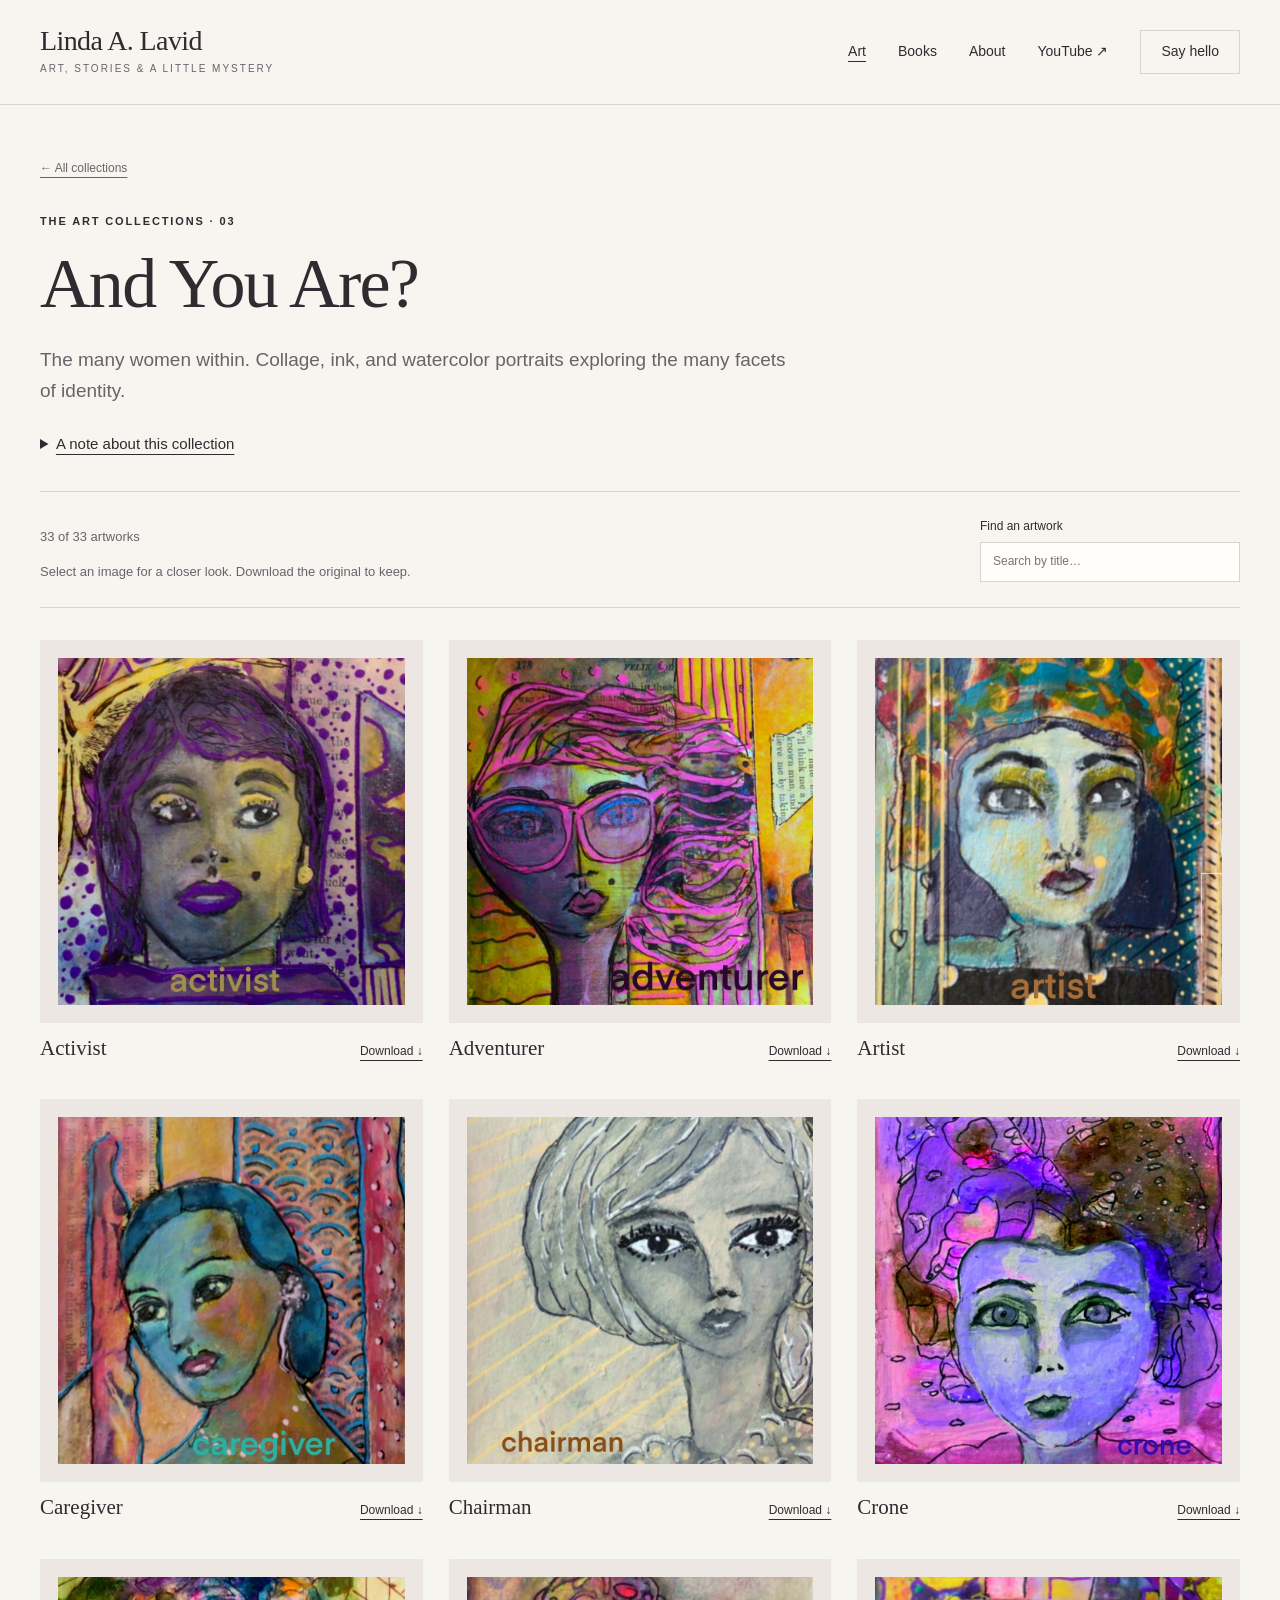
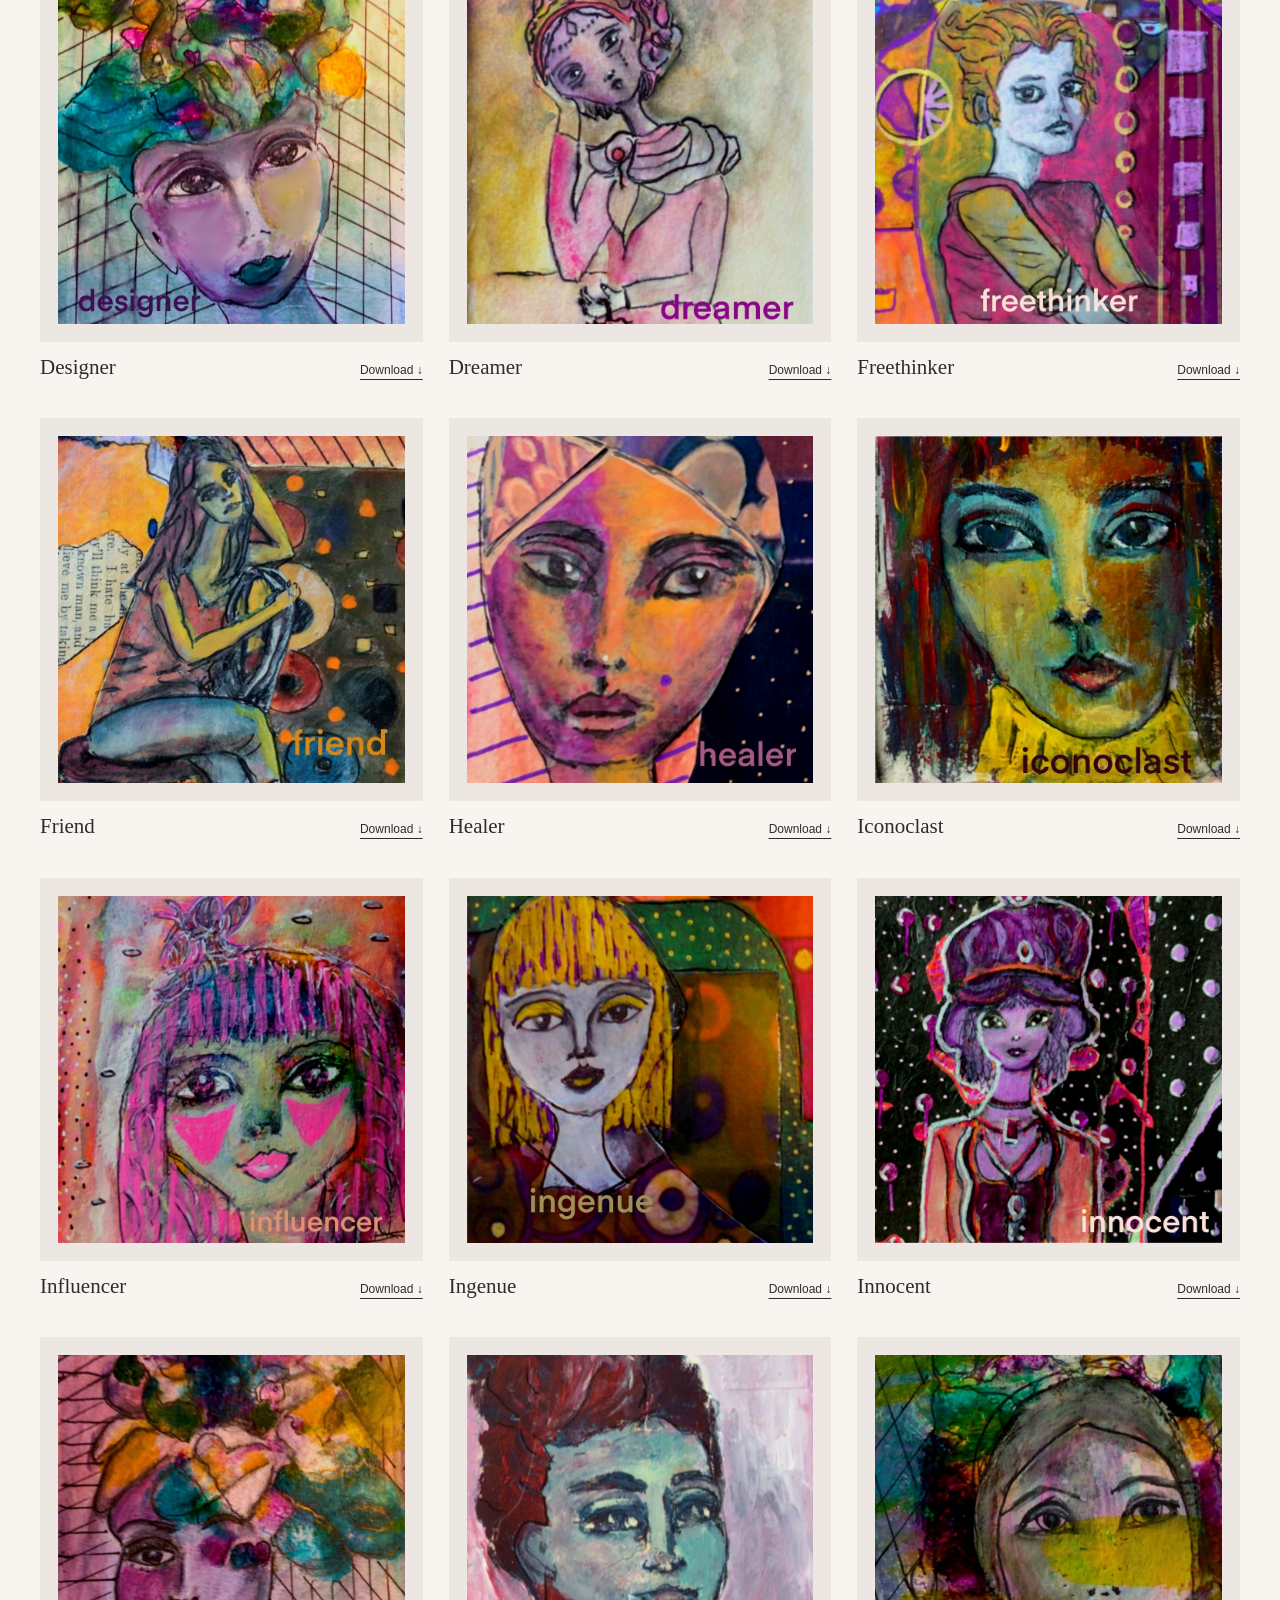
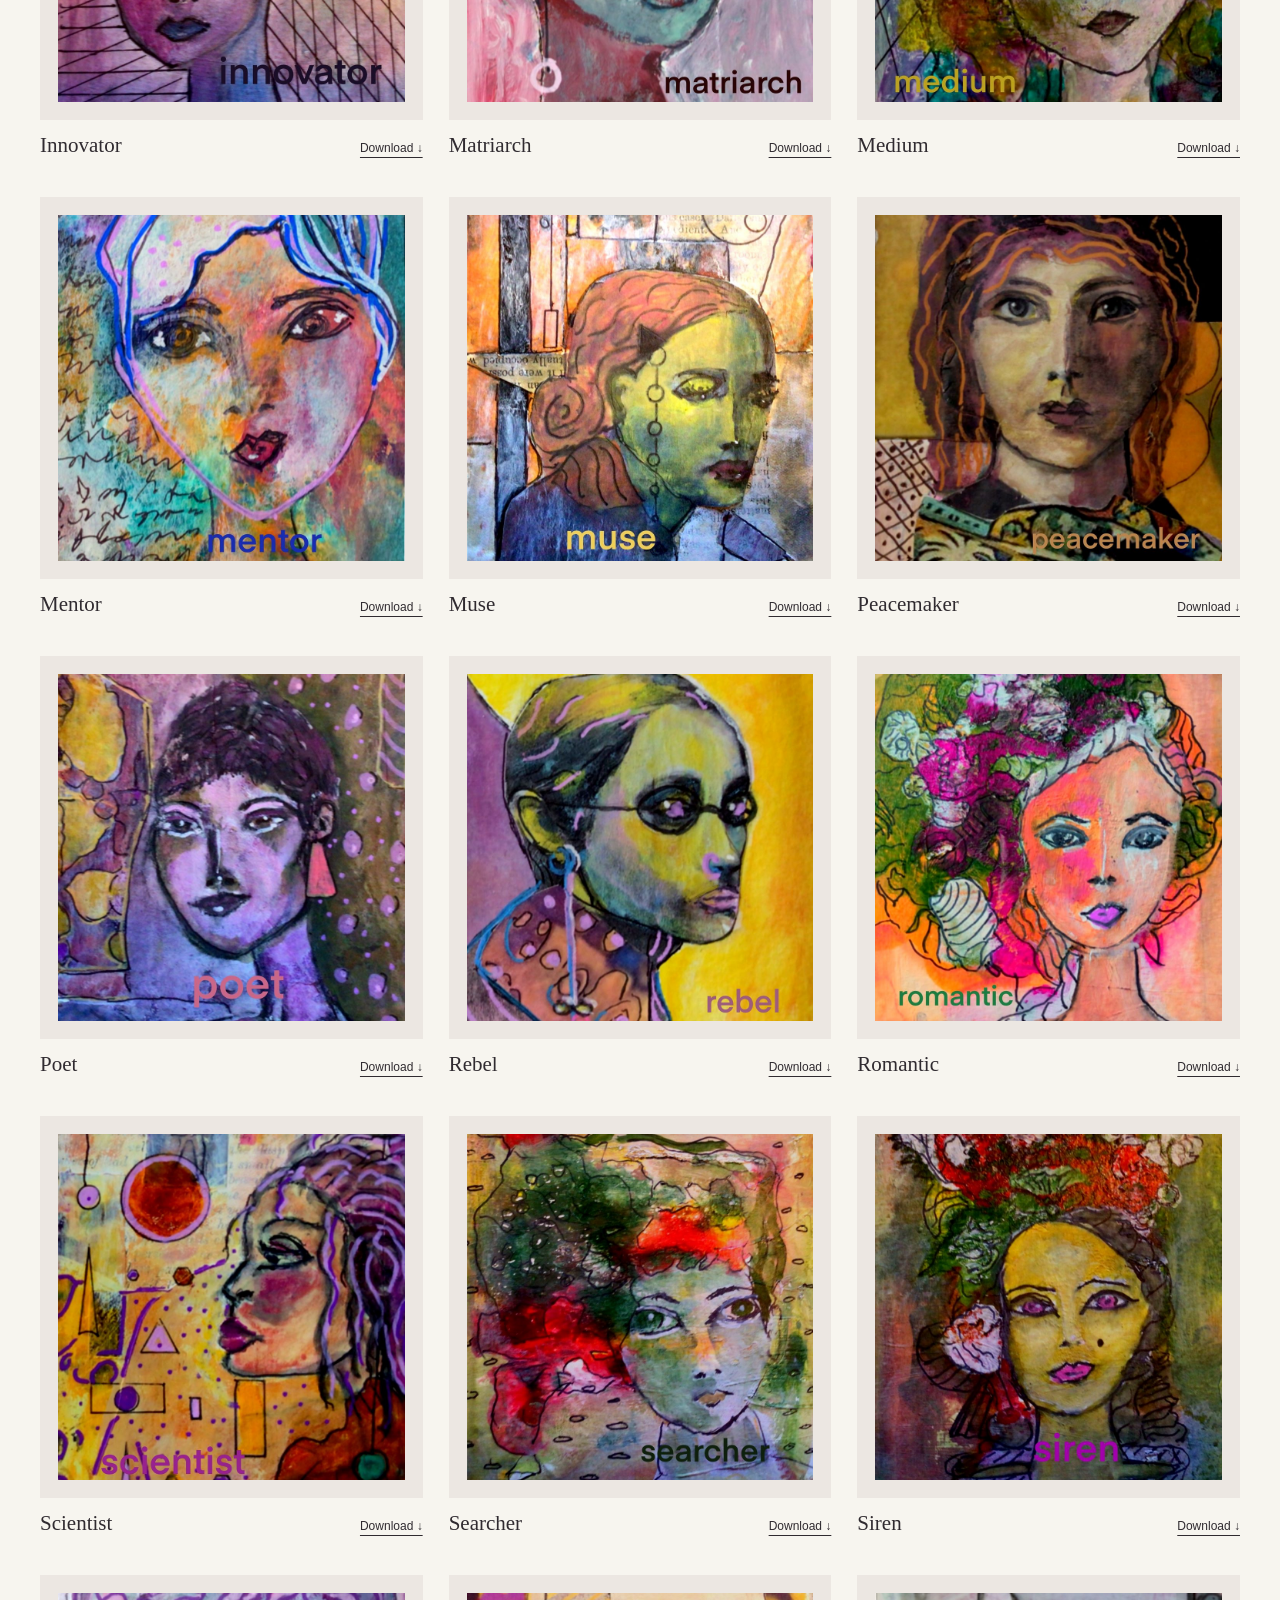
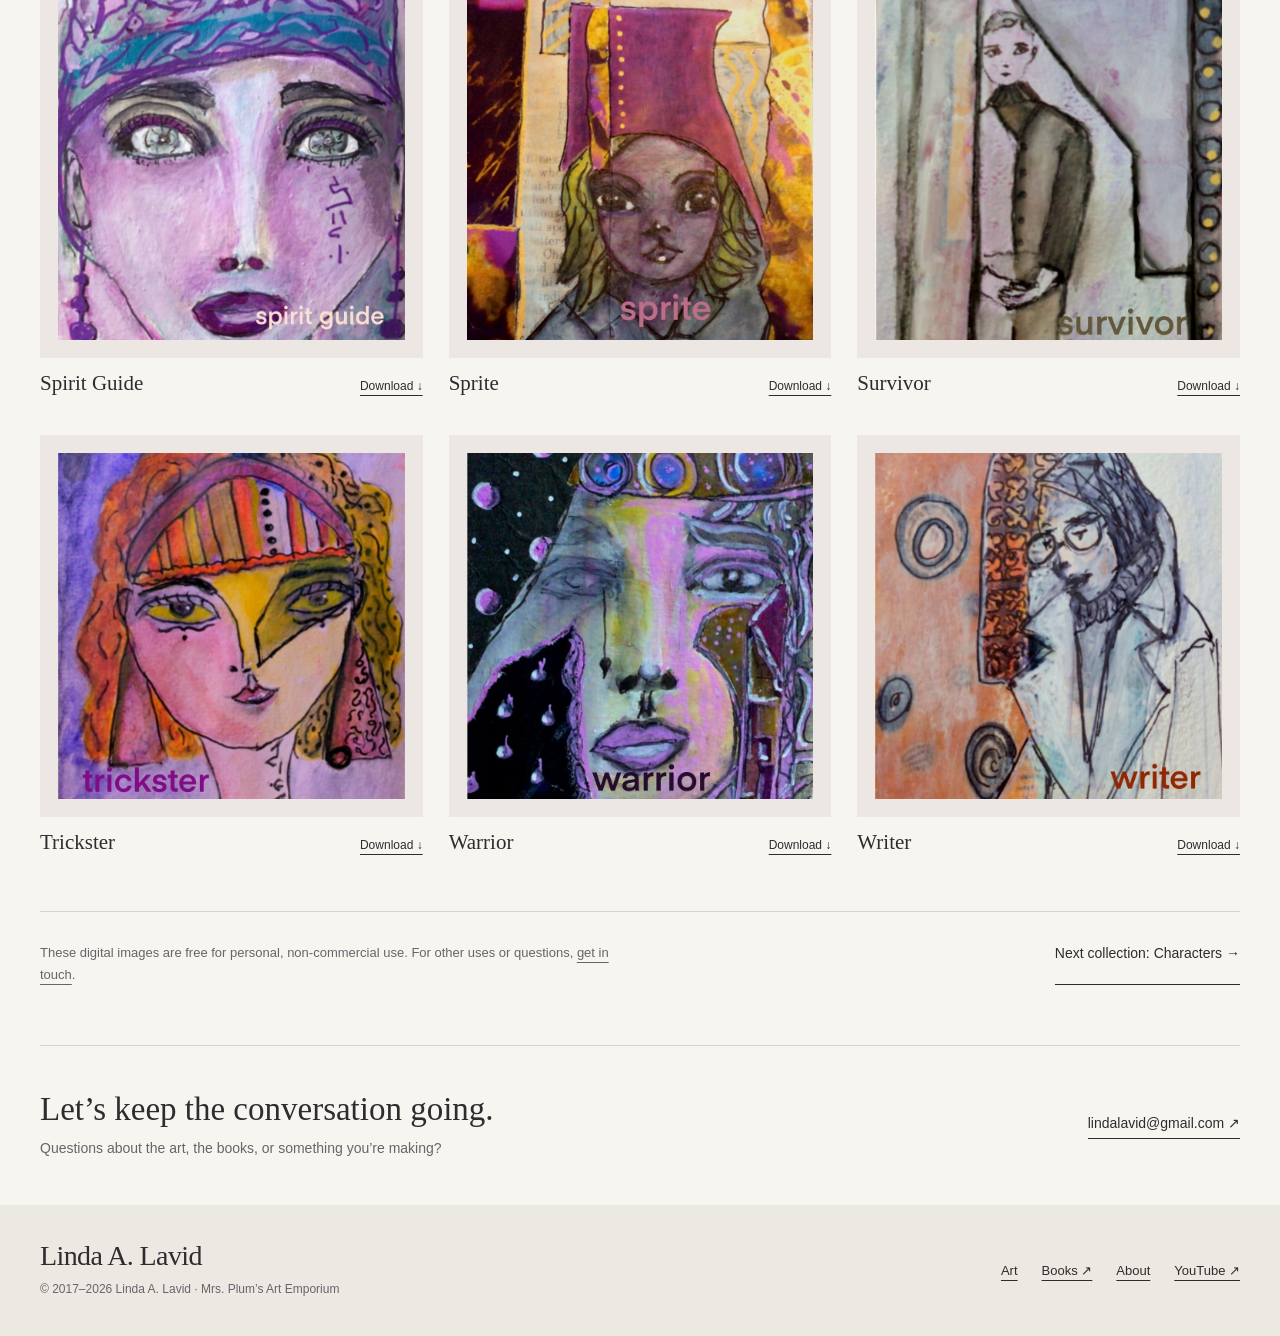
<file: and_you_are.html>
<!doctype html>
 <html lang="en"><head><meta charset="utf-8"><meta name="viewport" content="width=device-width, initial-scale=1">
 <title>And You Are? | Linda A. Lavid</title><meta name="description" content="Collage, ink, and watercolor portraits exploring the many facets of identity.">
 <link rel="canonical" href="https://www.lindalavid.com/and_you_are.html"><meta name="theme-color" content="#563749">
 <meta property="og:type" content="website"><meta property="og:title" content="And You Are? | Linda A. Lavid"><meta property="og:description" content="Collage, ink, and watercolor portraits exploring the many facets of identity."><meta property="og:url" content="https://www.lindalavid.com/and_you_are.html"><meta property="og:image" content="https://www.lindalavid.com/assets/previews/and_you_are-muse.jpg">
 <link rel="icon" href="assets/favicon.svg" type="image/svg+xml"><link rel="stylesheet" href="assets/styles/site.css"><script defer src="assets/scripts/site.js"></script></head><body>
 <a class="skip-link" href="#main">Skip to content</a>
 <header class="site-header"><div class="wrap header-inner">
 <a class="brand" href="index.html" aria-label="Linda A. Lavid home"><span class="brand-name">Linda A. Lavid</span><span class="brand-sub">Art, stories & a little mystery</span></a>
 <button class="menu-toggle" aria-expanded="false" aria-controls="site-nav">Menu</button>
 <nav class="site-nav" id="site-nav" aria-label="Main navigation"><a href="index.html#collections" aria-current="page">Art</a><a href="index.html#books">Books</a><a href="about.html">About</a><a href="https://www.youtube.com/channel/UCeq5Df1fC-q9gi-4vWOq-DA" target="_blank" rel="noopener">YouTube ↗</a><a class="contact-link" href="mailto:lindalavid@gmail.com">Say hello</a></nav>
 </div></header><main id="main"><div class="wrap"><header class="page-heading"><a class="breadcrumb" href="index.html#collections">← All collections</a><p class="eyebrow">The art collections · 03</p><h1>And You Are?</h1><p class="intro">The many women within. Collage, ink, and watercolor portraits exploring the many facets of identity.</p><details class="collection-note"><summary>A note about this collection</summary><div class="note-body">
  
  <p>
    We had the honor of contributing an art piece to the 
    <a href="https://lakeshorecenterforthearts.com/" target="_blank" rel="noopener">Lake Shore Center for the Arts</a> 
    for their exhibition 
    titled "<b>The Power of Women and the Sacred Feminine</b>." The work we submitted, which you will find detailed 
    below, aims to articulate the concept that women embody a complexity and depth that transcends the mere 
    sum of their parts. This piece was crafted using a combination of collage techniques, ink, and watercolor, 
    reflecting our dedication to capturing the essence of the exhibition's theme.
  </p>
  </div></details></header><div class="gallery-tools"><div><p data-result-count aria-live="polite">33 of 33 artworks</p><p>Select an image for a closer look. Download the original to keep.</p></div><label class="search-field" for="art-search">Find an artwork<input type="search" id="art-search" placeholder="Search by title…" autocomplete="off"></label></div><noscript><p class="no-js-note">Select an artwork to open its preview. Search and the image viewer work with JavaScript enabled.</p></noscript><div class="art-grid"><article class="artwork" data-title="Activist"><a class="artwork-image" href="assets/previews/and_you_are-activist.jpg" data-lightbox data-title="Activist" data-source="images/and_you_are/activist.jpg" aria-label="Preview Activist"><img src="assets/previews/and_you_are-activist.jpg" alt="Activist" width="1200" height="1200" loading="lazy" decoding="async" ></a><div class="artwork-meta"><h2>Activist</h2><a class="download-link" href="images/and_you_are/activist.jpg" data-original="images/and_you_are/activist.jpg" download aria-label="Download Activist">Download ↓</a></div></article><article class="artwork" data-title="Adventurer"><a class="artwork-image" href="assets/previews/and_you_are-adventurer.jpg" data-lightbox data-title="Adventurer" data-source="images/and_you_are/adventurer.jpg" aria-label="Preview Adventurer"><img src="assets/previews/and_you_are-adventurer.jpg" alt="Adventurer" width="1200" height="1200" loading="lazy" decoding="async" ></a><div class="artwork-meta"><h2>Adventurer</h2><a class="download-link" href="images/and_you_are/adventurer.jpg" data-original="images/and_you_are/adventurer.jpg" download aria-label="Download Adventurer">Download ↓</a></div></article><article class="artwork" data-title="Artist"><a class="artwork-image" href="assets/previews/and_you_are-artist.jpg" data-lightbox data-title="Artist" data-source="images/and_you_are/artist.jpg" aria-label="Preview Artist"><img src="assets/previews/and_you_are-artist.jpg" alt="Artist" width="1200" height="1200" loading="lazy" decoding="async" ></a><div class="artwork-meta"><h2>Artist</h2><a class="download-link" href="images/and_you_are/artist.jpg" data-original="images/and_you_are/artist.jpg" download aria-label="Download Artist">Download ↓</a></div></article><article class="artwork" data-title="Caregiver"><a class="artwork-image" href="assets/previews/and_you_are-caregiver.jpg" data-lightbox data-title="Caregiver" data-source="images/and_you_are/caregiver.jpg" aria-label="Preview Caregiver"><img src="assets/previews/and_you_are-caregiver.jpg" alt="Caregiver" width="1200" height="1200" loading="lazy" decoding="async" ></a><div class="artwork-meta"><h2>Caregiver</h2><a class="download-link" href="images/and_you_are/caregiver.jpg" data-original="images/and_you_are/caregiver.jpg" download aria-label="Download Caregiver">Download ↓</a></div></article><article class="artwork" data-title="Chairman"><a class="artwork-image" href="assets/previews/and_you_are-chairman.jpg" data-lightbox data-title="Chairman" data-source="images/and_you_are/chairman.jpg" aria-label="Preview Chairman"><img src="assets/previews/and_you_are-chairman.jpg" alt="Chairman" width="1200" height="1200" loading="lazy" decoding="async" ></a><div class="artwork-meta"><h2>Chairman</h2><a class="download-link" href="images/and_you_are/chairman.jpg" data-original="images/and_you_are/chairman.jpg" download aria-label="Download Chairman">Download ↓</a></div></article><article class="artwork" data-title="Crone"><a class="artwork-image" href="assets/previews/and_you_are-crone.jpg" data-lightbox data-title="Crone" data-source="images/and_you_are/crone.jpg" aria-label="Preview Crone"><img src="assets/previews/and_you_are-crone.jpg" alt="Crone" width="1200" height="1200" loading="lazy" decoding="async" ></a><div class="artwork-meta"><h2>Crone</h2><a class="download-link" href="images/and_you_are/crone.jpg" data-original="images/and_you_are/crone.jpg" download aria-label="Download Crone">Download ↓</a></div></article><article class="artwork" data-title="Designer"><a class="artwork-image" href="assets/previews/and_you_are-designer.jpg" data-lightbox data-title="Designer" data-source="images/and_you_are/designer.jpg" aria-label="Preview Designer"><img src="assets/previews/and_you_are-designer.jpg" alt="Designer" width="1200" height="1200" loading="lazy" decoding="async" ></a><div class="artwork-meta"><h2>Designer</h2><a class="download-link" href="images/and_you_are/designer.jpg" data-original="images/and_you_are/designer.jpg" download aria-label="Download Designer">Download ↓</a></div></article><article class="artwork" data-title="Dreamer"><a class="artwork-image" href="assets/previews/and_you_are-dreamer.jpg" data-lightbox data-title="Dreamer" data-source="images/and_you_are/dreamer.jpg" aria-label="Preview Dreamer"><img src="assets/previews/and_you_are-dreamer.jpg" alt="Dreamer" width="1200" height="1200" loading="lazy" decoding="async" ></a><div class="artwork-meta"><h2>Dreamer</h2><a class="download-link" href="images/and_you_are/dreamer.jpg" data-original="images/and_you_are/dreamer.jpg" download aria-label="Download Dreamer">Download ↓</a></div></article><article class="artwork" data-title="Freethinker"><a class="artwork-image" href="assets/previews/and_you_are-freethinker.jpg" data-lightbox data-title="Freethinker" data-source="images/and_you_are/freethinker.jpg" aria-label="Preview Freethinker"><img src="assets/previews/and_you_are-freethinker.jpg" alt="Freethinker" width="1200" height="1200" loading="lazy" decoding="async" ></a><div class="artwork-meta"><h2>Freethinker</h2><a class="download-link" href="images/and_you_are/freethinker.jpg" data-original="images/and_you_are/freethinker.jpg" download aria-label="Download Freethinker">Download ↓</a></div></article><article class="artwork" data-title="Friend"><a class="artwork-image" href="assets/previews/and_you_are-friend.jpg" data-lightbox data-title="Friend" data-source="images/and_you_are/friend.jpg" aria-label="Preview Friend"><img src="assets/previews/and_you_are-friend.jpg" alt="Friend" width="1200" height="1200" loading="lazy" decoding="async" ></a><div class="artwork-meta"><h2>Friend</h2><a class="download-link" href="images/and_you_are/friend.jpg" data-original="images/and_you_are/friend.jpg" download aria-label="Download Friend">Download ↓</a></div></article><article class="artwork" data-title="Healer"><a class="artwork-image" href="assets/previews/and_you_are-healer.jpg" data-lightbox data-title="Healer" data-source="images/and_you_are/healer.jpg" aria-label="Preview Healer"><img src="assets/previews/and_you_are-healer.jpg" alt="Healer" width="1200" height="1200" loading="lazy" decoding="async" ></a><div class="artwork-meta"><h2>Healer</h2><a class="download-link" href="images/and_you_are/healer.jpg" data-original="images/and_you_are/healer.jpg" download aria-label="Download Healer">Download ↓</a></div></article><article class="artwork" data-title="Iconoclast"><a class="artwork-image" href="assets/previews/and_you_are-iconoclast.jpg" data-lightbox data-title="Iconoclast" data-source="images/and_you_are/iconoclast.jpg" aria-label="Preview Iconoclast"><img src="assets/previews/and_you_are-iconoclast.jpg" alt="Iconoclast" width="1200" height="1200" loading="lazy" decoding="async" ></a><div class="artwork-meta"><h2>Iconoclast</h2><a class="download-link" href="images/and_you_are/iconoclast.jpg" data-original="images/and_you_are/iconoclast.jpg" download aria-label="Download Iconoclast">Download ↓</a></div></article><article class="artwork" data-title="Influencer"><a class="artwork-image" href="assets/previews/and_you_are-influencer.jpg" data-lightbox data-title="Influencer" data-source="images/and_you_are/influencer.jpg" aria-label="Preview Influencer"><img src="assets/previews/and_you_are-influencer.jpg" alt="Influencer" width="1200" height="1200" loading="lazy" decoding="async" ></a><div class="artwork-meta"><h2>Influencer</h2><a class="download-link" href="images/and_you_are/influencer.jpg" data-original="images/and_you_are/influencer.jpg" download aria-label="Download Influencer">Download ↓</a></div></article><article class="artwork" data-title="Ingenue"><a class="artwork-image" href="assets/previews/and_you_are-ingenue.jpg" data-lightbox data-title="Ingenue" data-source="images/and_you_are/ingenue.jpg" aria-label="Preview Ingenue"><img src="assets/previews/and_you_are-ingenue.jpg" alt="Ingenue" width="1200" height="1200" loading="lazy" decoding="async" ></a><div class="artwork-meta"><h2>Ingenue</h2><a class="download-link" href="images/and_you_are/ingenue.jpg" data-original="images/and_you_are/ingenue.jpg" download aria-label="Download Ingenue">Download ↓</a></div></article><article class="artwork" data-title="Innocent"><a class="artwork-image" href="assets/previews/and_you_are-innocent.jpg" data-lightbox data-title="Innocent" data-source="images/and_you_are/innocent.jpg" aria-label="Preview Innocent"><img src="assets/previews/and_you_are-innocent.jpg" alt="Innocent" width="1200" height="1200" loading="lazy" decoding="async" ></a><div class="artwork-meta"><h2>Innocent</h2><a class="download-link" href="images/and_you_are/innocent.jpg" data-original="images/and_you_are/innocent.jpg" download aria-label="Download Innocent">Download ↓</a></div></article><article class="artwork" data-title="Innovator"><a class="artwork-image" href="assets/previews/and_you_are-innovator.jpg" data-lightbox data-title="Innovator" data-source="images/and_you_are/innovator.jpg" aria-label="Preview Innovator"><img src="assets/previews/and_you_are-innovator.jpg" alt="Innovator" width="1200" height="1200" loading="lazy" decoding="async" ></a><div class="artwork-meta"><h2>Innovator</h2><a class="download-link" href="images/and_you_are/innovator.jpg" data-original="images/and_you_are/innovator.jpg" download aria-label="Download Innovator">Download ↓</a></div></article><article class="artwork" data-title="Matriarch"><a class="artwork-image" href="assets/previews/and_you_are-matriarch.jpg" data-lightbox data-title="Matriarch" data-source="images/and_you_are/matriarch.jpg" aria-label="Preview Matriarch"><img src="assets/previews/and_you_are-matriarch.jpg" alt="Matriarch" width="1200" height="1200" loading="lazy" decoding="async" ></a><div class="artwork-meta"><h2>Matriarch</h2><a class="download-link" href="images/and_you_are/matriarch.jpg" data-original="images/and_you_are/matriarch.jpg" download aria-label="Download Matriarch">Download ↓</a></div></article><article class="artwork" data-title="Medium"><a class="artwork-image" href="assets/previews/and_you_are-medium.jpg" data-lightbox data-title="Medium" data-source="images/and_you_are/medium.jpg" aria-label="Preview Medium"><img src="assets/previews/and_you_are-medium.jpg" alt="Medium" width="1200" height="1200" loading="lazy" decoding="async" ></a><div class="artwork-meta"><h2>Medium</h2><a class="download-link" href="images/and_you_are/medium.jpg" data-original="images/and_you_are/medium.jpg" download aria-label="Download Medium">Download ↓</a></div></article><article class="artwork" data-title="Mentor"><a class="artwork-image" href="assets/previews/and_you_are-mentor.jpg" data-lightbox data-title="Mentor" data-source="images/and_you_are/mentor.jpg" aria-label="Preview Mentor"><img src="assets/previews/and_you_are-mentor.jpg" alt="Mentor" width="1200" height="1200" loading="lazy" decoding="async" ></a><div class="artwork-meta"><h2>Mentor</h2><a class="download-link" href="images/and_you_are/mentor.jpg" data-original="images/and_you_are/mentor.jpg" download aria-label="Download Mentor">Download ↓</a></div></article><article class="artwork" data-title="Muse"><a class="artwork-image" href="assets/previews/and_you_are-muse.jpg" data-lightbox data-title="Muse" data-source="images/and_you_are/muse.jpg" aria-label="Preview Muse"><img src="assets/previews/and_you_are-muse.jpg" alt="Muse" width="1200" height="1200" loading="lazy" decoding="async" ></a><div class="artwork-meta"><h2>Muse</h2><a class="download-link" href="images/and_you_are/muse.jpg" data-original="images/and_you_are/muse.jpg" download aria-label="Download Muse">Download ↓</a></div></article><article class="artwork" data-title="Peacemaker"><a class="artwork-image" href="assets/previews/and_you_are-peacemaker.jpg" data-lightbox data-title="Peacemaker" data-source="images/and_you_are/peacemaker.jpg" aria-label="Preview Peacemaker"><img src="assets/previews/and_you_are-peacemaker.jpg" alt="Peacemaker" width="1200" height="1200" loading="lazy" decoding="async" ></a><div class="artwork-meta"><h2>Peacemaker</h2><a class="download-link" href="images/and_you_are/peacemaker.jpg" data-original="images/and_you_are/peacemaker.jpg" download aria-label="Download Peacemaker">Download ↓</a></div></article><article class="artwork" data-title="Poet"><a class="artwork-image" href="assets/previews/and_you_are-poet.jpg" data-lightbox data-title="Poet" data-source="images/and_you_are/poet.jpg" aria-label="Preview Poet"><img src="assets/previews/and_you_are-poet.jpg" alt="Poet" width="1200" height="1200" loading="lazy" decoding="async" ></a><div class="artwork-meta"><h2>Poet</h2><a class="download-link" href="images/and_you_are/poet.jpg" data-original="images/and_you_are/poet.jpg" download aria-label="Download Poet">Download ↓</a></div></article><article class="artwork" data-title="Rebel"><a class="artwork-image" href="assets/previews/and_you_are-rebel.jpg" data-lightbox data-title="Rebel" data-source="images/and_you_are/rebel.jpg" aria-label="Preview Rebel"><img src="assets/previews/and_you_are-rebel.jpg" alt="Rebel" width="1200" height="1200" loading="lazy" decoding="async" ></a><div class="artwork-meta"><h2>Rebel</h2><a class="download-link" href="images/and_you_are/rebel.jpg" data-original="images/and_you_are/rebel.jpg" download aria-label="Download Rebel">Download ↓</a></div></article><article class="artwork" data-title="Romantic"><a class="artwork-image" href="assets/previews/and_you_are-romantic.jpg" data-lightbox data-title="Romantic" data-source="images/and_you_are/romantic.jpg" aria-label="Preview Romantic"><img src="assets/previews/and_you_are-romantic.jpg" alt="Romantic" width="1200" height="1200" loading="lazy" decoding="async" ></a><div class="artwork-meta"><h2>Romantic</h2><a class="download-link" href="images/and_you_are/romantic.jpg" data-original="images/and_you_are/romantic.jpg" download aria-label="Download Romantic">Download ↓</a></div></article><article class="artwork" data-title="Scientist"><a class="artwork-image" href="assets/previews/and_you_are-scientist.jpg" data-lightbox data-title="Scientist" data-source="images/and_you_are/scientist.jpg" aria-label="Preview Scientist"><img src="assets/previews/and_you_are-scientist.jpg" alt="Scientist" width="1200" height="1200" loading="lazy" decoding="async" ></a><div class="artwork-meta"><h2>Scientist</h2><a class="download-link" href="images/and_you_are/scientist.jpg" data-original="images/and_you_are/scientist.jpg" download aria-label="Download Scientist">Download ↓</a></div></article><article class="artwork" data-title="Searcher"><a class="artwork-image" href="assets/previews/and_you_are-searcher.jpg" data-lightbox data-title="Searcher" data-source="images/and_you_are/searcher.jpg" aria-label="Preview Searcher"><img src="assets/previews/and_you_are-searcher.jpg" alt="Searcher" width="1200" height="1200" loading="lazy" decoding="async" ></a><div class="artwork-meta"><h2>Searcher</h2><a class="download-link" href="images/and_you_are/searcher.jpg" data-original="images/and_you_are/searcher.jpg" download aria-label="Download Searcher">Download ↓</a></div></article><article class="artwork" data-title="Siren"><a class="artwork-image" href="assets/previews/and_you_are-siren.jpg" data-lightbox data-title="Siren" data-source="images/and_you_are/siren.jpg" aria-label="Preview Siren"><img src="assets/previews/and_you_are-siren.jpg" alt="Siren" width="1200" height="1200" loading="lazy" decoding="async" ></a><div class="artwork-meta"><h2>Siren</h2><a class="download-link" href="images/and_you_are/siren.jpg" data-original="images/and_you_are/siren.jpg" download aria-label="Download Siren">Download ↓</a></div></article><article class="artwork" data-title="Spirit Guide"><a class="artwork-image" href="assets/previews/and_you_are-spirit_guide.jpg" data-lightbox data-title="Spirit Guide" data-source="images/and_you_are/spirit_guide.jpg" aria-label="Preview Spirit Guide"><img src="assets/previews/and_you_are-spirit_guide.jpg" alt="Spirit Guide" width="1200" height="1200" loading="lazy" decoding="async" ></a><div class="artwork-meta"><h2>Spirit Guide</h2><a class="download-link" href="images/and_you_are/spirit_guide.jpg" data-original="images/and_you_are/spirit_guide.jpg" download aria-label="Download Spirit Guide">Download ↓</a></div></article><article class="artwork" data-title="Sprite"><a class="artwork-image" href="assets/previews/and_you_are-sprite.jpg" data-lightbox data-title="Sprite" data-source="images/and_you_are/sprite.jpg" aria-label="Preview Sprite"><img src="assets/previews/and_you_are-sprite.jpg" alt="Sprite" width="1200" height="1200" loading="lazy" decoding="async" ></a><div class="artwork-meta"><h2>Sprite</h2><a class="download-link" href="images/and_you_are/sprite.jpg" data-original="images/and_you_are/sprite.jpg" download aria-label="Download Sprite">Download ↓</a></div></article><article class="artwork" data-title="Survivor"><a class="artwork-image" href="assets/previews/and_you_are-survivor.jpg" data-lightbox data-title="Survivor" data-source="images/and_you_are/survivor.jpg" aria-label="Preview Survivor"><img src="assets/previews/and_you_are-survivor.jpg" alt="Survivor" width="1200" height="1200" loading="lazy" decoding="async" ></a><div class="artwork-meta"><h2>Survivor</h2><a class="download-link" href="images/and_you_are/survivor.jpg" data-original="images/and_you_are/survivor.jpg" download aria-label="Download Survivor">Download ↓</a></div></article><article class="artwork" data-title="Trickster"><a class="artwork-image" href="assets/previews/and_you_are-trickster.jpg" data-lightbox data-title="Trickster" data-source="images/and_you_are/trickster.jpg" aria-label="Preview Trickster"><img src="assets/previews/and_you_are-trickster.jpg" alt="Trickster" width="1200" height="1200" loading="lazy" decoding="async" ></a><div class="artwork-meta"><h2>Trickster</h2><a class="download-link" href="images/and_you_are/trickster.jpg" data-original="images/and_you_are/trickster.jpg" download aria-label="Download Trickster">Download ↓</a></div></article><article class="artwork" data-title="Warrior"><a class="artwork-image" href="assets/previews/and_you_are-warrior.jpg" data-lightbox data-title="Warrior" data-source="images/and_you_are/warrior.jpg" aria-label="Preview Warrior"><img src="assets/previews/and_you_are-warrior.jpg" alt="Warrior" width="1200" height="1200" loading="lazy" decoding="async" ></a><div class="artwork-meta"><h2>Warrior</h2><a class="download-link" href="images/and_you_are/warrior.jpg" data-original="images/and_you_are/warrior.jpg" download aria-label="Download Warrior">Download ↓</a></div></article><article class="artwork" data-title="Writer"><a class="artwork-image" href="assets/previews/and_you_are-writer.jpg" data-lightbox data-title="Writer" data-source="images/and_you_are/writer.jpg" aria-label="Preview Writer"><img src="assets/previews/and_you_are-writer.jpg" alt="Writer" width="1200" height="1200" loading="lazy" decoding="async" ></a><div class="artwork-meta"><h2>Writer</h2><a class="download-link" href="images/and_you_are/writer.jpg" data-original="images/and_you_are/writer.jpg" download aria-label="Download Writer">Download ↓</a></div></article></div><p class="gallery-empty" hidden>No artworks match that title. Try another search.</p><div class="gallery-bottom"><p>These digital images are free for personal, non-commercial use. For other uses or questions, <a href="mailto:lindalavid@gmail.com">get in touch</a>.</p><a class="text-link" href="characters.html">Next collection: Characters →</a></div></div><dialog id="art-viewer" class="lightbox" aria-labelledby="viewer-title"><div class="lightbox-top"><h2 id="viewer-title">Artwork</h2><button type="button" data-close autofocus aria-label="Close artwork preview">Close ×</button></div><img class="lightbox-image" alt=""><div class="lightbox-bottom"><div class="lightbox-paging"><button type="button" data-prev aria-label="Previous artwork">←</button><span class="lightbox-status" aria-live="polite"></span><button type="button" data-next aria-label="Next artwork">→</button></div><a class="viewer-download text-link" href="#" download>Download original ↓</a></div></dialog></main><div class="wrap contact-band"><div><h2>Let’s keep the conversation going.</h2><p>Questions about the art, the books, or something you’re making?</p></div><a class="text-link" href="mailto:lindalavid@gmail.com">lindalavid@gmail.com ↗</a></div>
 <footer class="site-footer"><div class="wrap footer-inner"><div><span class="brand-name">Linda A. Lavid</span><p class="copyright">© 2017–<span data-year>2026</span> Linda A. Lavid · Mrs. Plum’s Art Emporium</p></div><nav class="footer-links" aria-label="Footer navigation"><a href="index.html#collections">Art</a><a href="https://www.amazon.com/stores/Linda-A.-Lavid/author/B002BMBKEA" target="_blank" rel="noopener">Books ↗</a><a href="about.html">About</a><a href="https://www.youtube.com/channel/UCeq5Df1fC-q9gi-4vWOq-DA" target="_blank" rel="noopener">YouTube ↗</a></nav></div></footer></body></html>
</file>
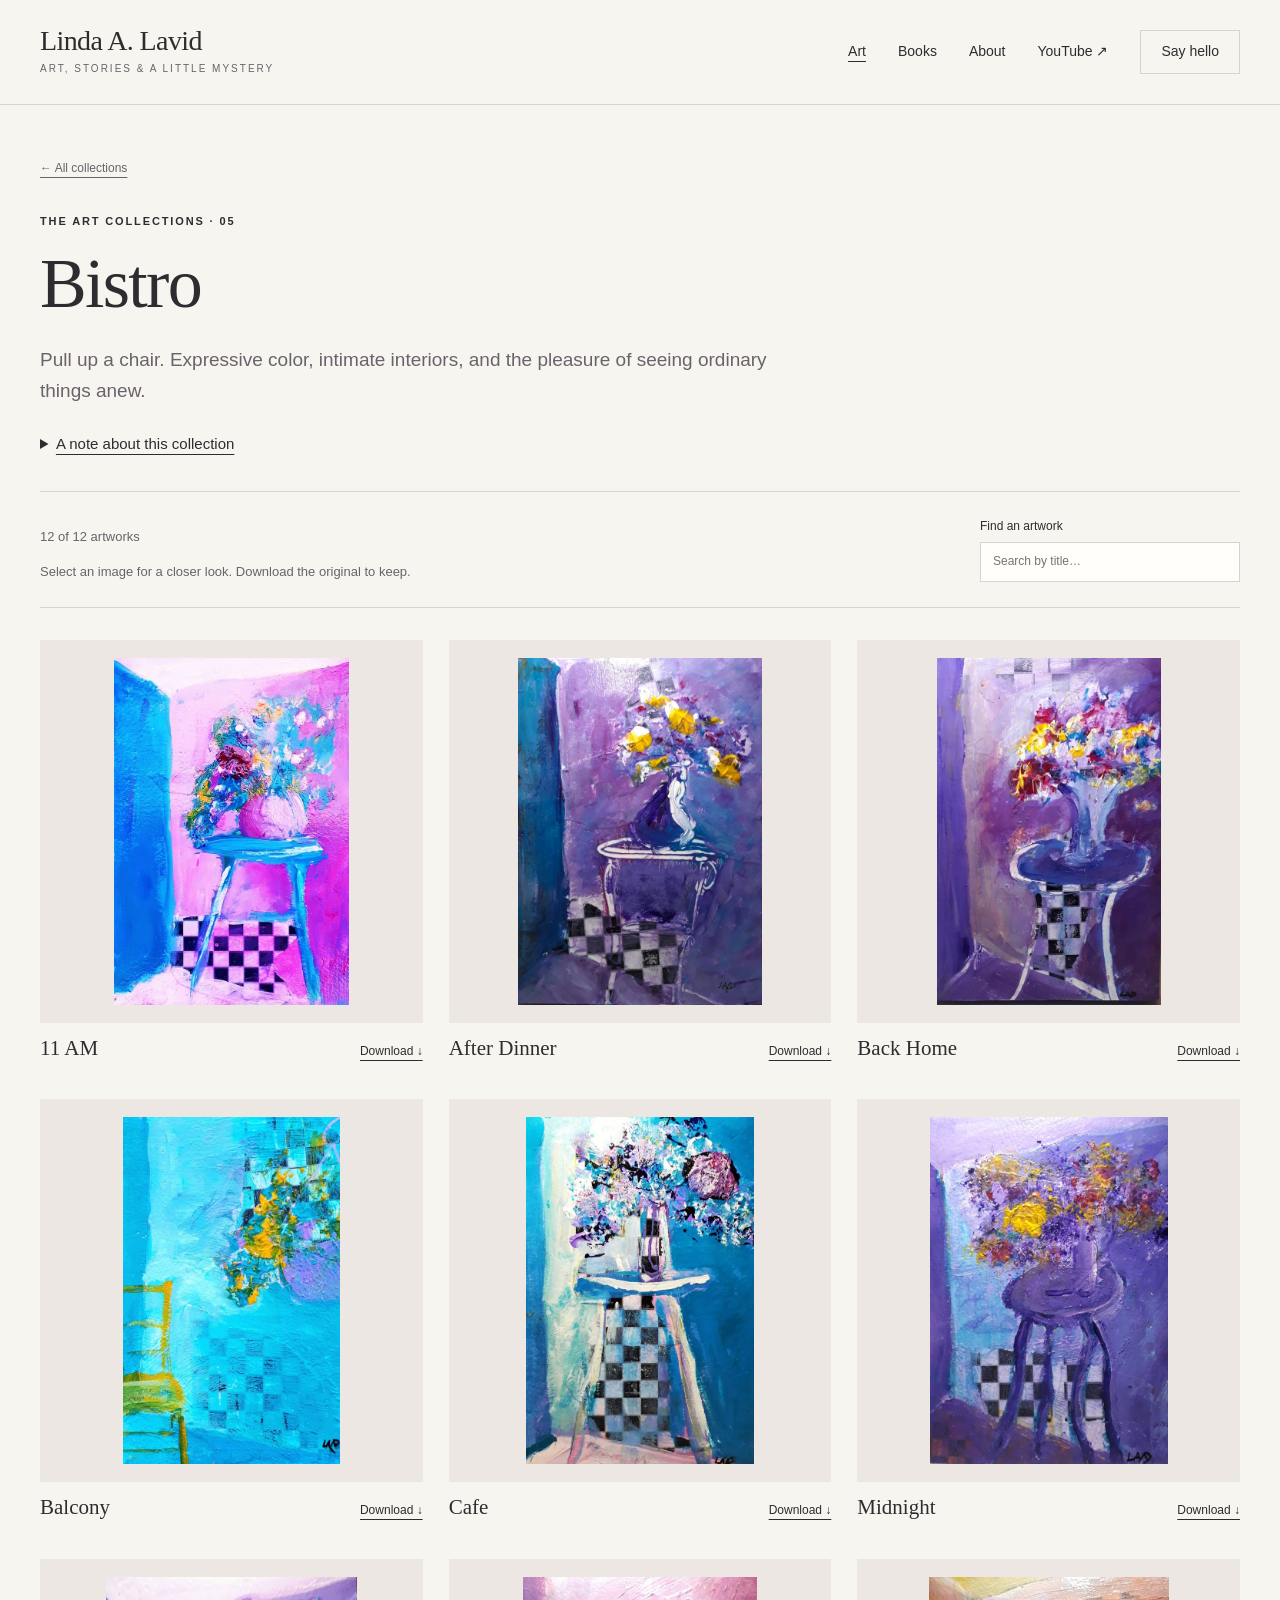
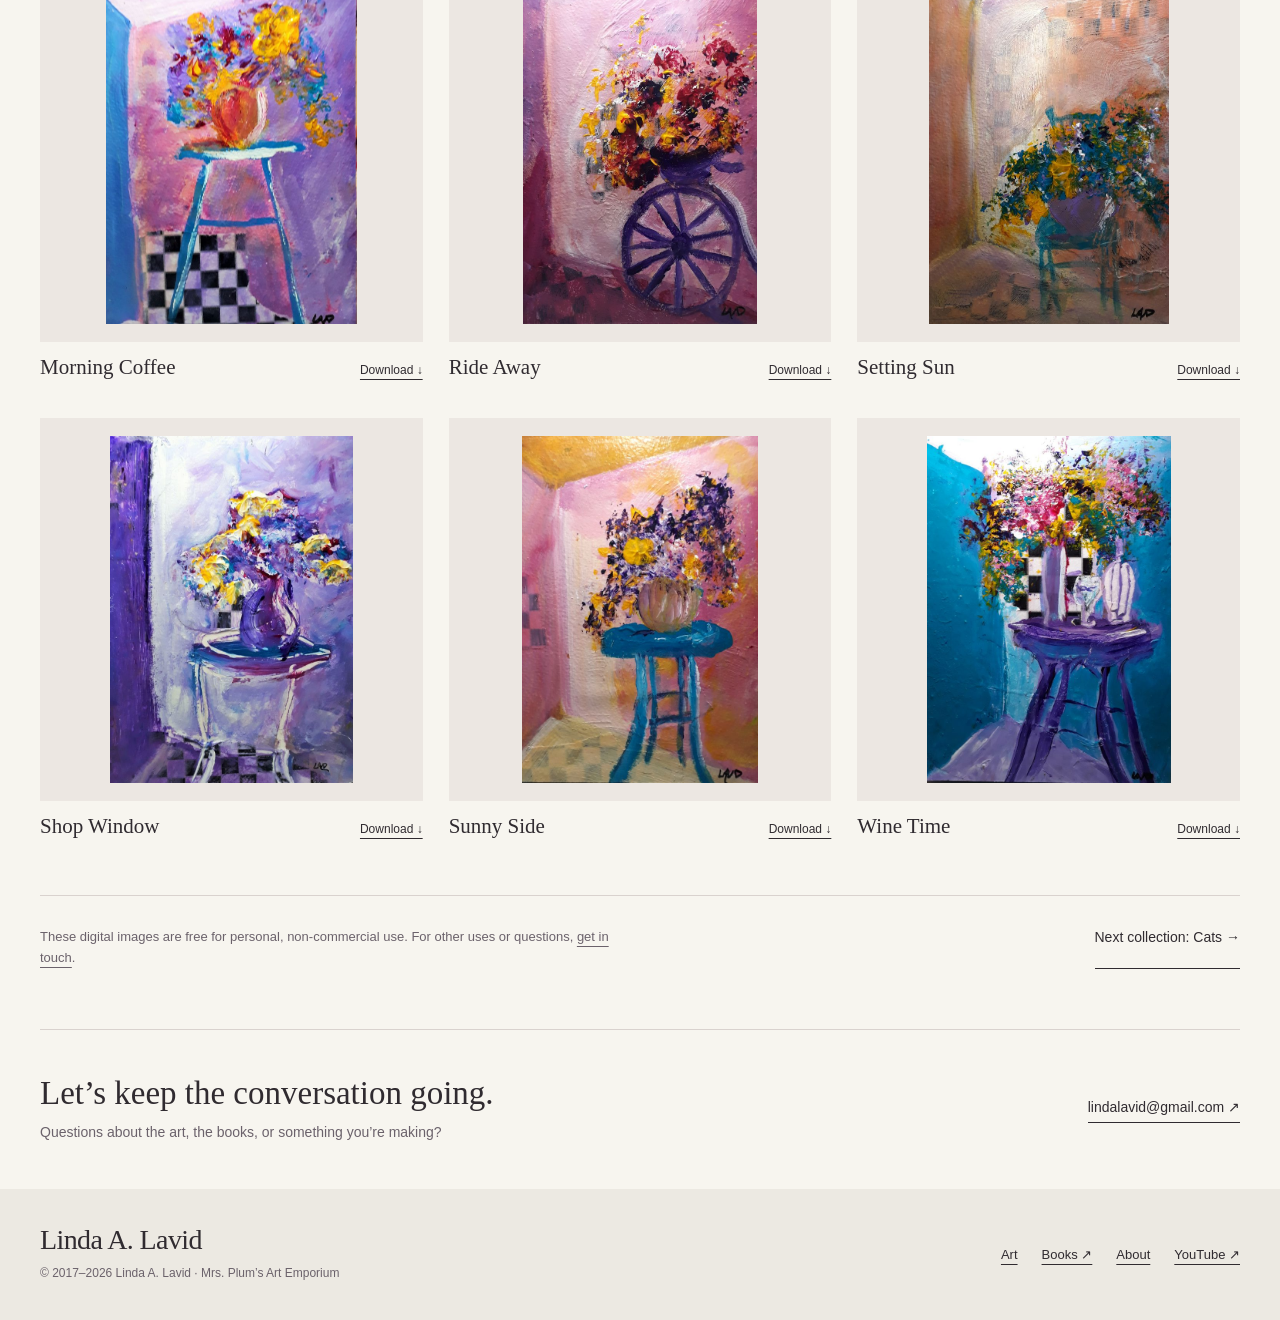
<file: bistro.html>
<!doctype html>
 <html lang="en"><head><meta charset="utf-8"><meta name="viewport" content="width=device-width, initial-scale=1">
 <title>Bistro | Linda A. Lavid</title><meta name="description" content="Expressive color, intimate interiors, and the pleasure of seeing ordinary things anew.">
 <link rel="canonical" href="https://www.lindalavid.com/bistro.html"><meta name="theme-color" content="#563749">
 <meta property="og:type" content="website"><meta property="og:title" content="Bistro | Linda A. Lavid"><meta property="og:description" content="Expressive color, intimate interiors, and the pleasure of seeing ordinary things anew."><meta property="og:url" content="https://www.lindalavid.com/bistro.html"><meta property="og:image" content="https://www.lindalavid.com/assets/previews/bistro-11_am.jpg">
 <link rel="icon" href="assets/favicon.svg" type="image/svg+xml"><link rel="stylesheet" href="assets/styles/site.css"><script defer src="assets/scripts/site.js"></script></head><body>
 <a class="skip-link" href="#main">Skip to content</a>
 <header class="site-header"><div class="wrap header-inner">
 <a class="brand" href="index.html" aria-label="Linda A. Lavid home"><span class="brand-name">Linda A. Lavid</span><span class="brand-sub">Art, stories & a little mystery</span></a>
 <button class="menu-toggle" aria-expanded="false" aria-controls="site-nav">Menu</button>
 <nav class="site-nav" id="site-nav" aria-label="Main navigation"><a href="index.html#collections" aria-current="page">Art</a><a href="index.html#books">Books</a><a href="about.html">About</a><a href="https://www.youtube.com/channel/UCeq5Df1fC-q9gi-4vWOq-DA" target="_blank" rel="noopener">YouTube ↗</a><a class="contact-link" href="mailto:lindalavid@gmail.com">Say hello</a></nav>
 </div></header><main id="main"><div class="wrap"><header class="page-heading"><a class="breadcrumb" href="index.html#collections">← All collections</a><p class="eyebrow">The art collections · 05</p><h1>Bistro</h1><p class="intro">Pull up a chair. Expressive color, intimate interiors, and the pleasure of seeing ordinary things anew.</p><details class="collection-note"><summary>A note about this collection</summary><div class="note-body">
  
  <p>
    In this series, we embraced the raw vitality and liberated approach of expressionism, finding 
    joy in the exploration of art's more visceral and instinctual capacities. Delighting in the 
    creative process, we allowed our artistic impulses to lead the way, resulting in works that 
    are unrestrained, exuberant, and teeter on the edge of the tangible world. Each piece is an 
    ode to the dance of light and shadow, an experiment in how hues interact and textures emerge 
    to evoke emotion and tell a story without the confines of strict form. 
    <br>
    Oh, my such fun!!! 
    <br>
    This series holds a special place in our hearts since it was when we became artists. 
    <br>
    Stay loose, my friends!
  </p></div></details></header><div class="gallery-tools"><div><p data-result-count aria-live="polite">12 of 12 artworks</p><p>Select an image for a closer look. Download the original to keep.</p></div><label class="search-field" for="art-search">Find an artwork<input type="search" id="art-search" placeholder="Search by title…" autocomplete="off"></label></div><noscript><p class="no-js-note">Select an artwork to open its preview. Search and the image viewer work with JavaScript enabled.</p></noscript><div class="art-grid"><article class="artwork" data-title="11 AM"><a class="artwork-image" href="assets/previews/bistro-11_am.jpg" data-lightbox data-title="11 AM" data-source="images/bistro/11_am.jpg" aria-label="Preview 11 AM"><img src="assets/previews/bistro-11_am.jpg" alt="11 AM" width="814" height="1200" loading="lazy" decoding="async" ></a><div class="artwork-meta"><h2>11 AM</h2><a class="download-link" href="images/bistro/11_am.jpg" data-original="images/bistro/11_am.jpg" download aria-label="Download 11 AM">Download ↓</a></div></article><article class="artwork" data-title="After Dinner"><a class="artwork-image" href="assets/previews/bistro-after_dinner.jpg" data-lightbox data-title="After Dinner" data-source="images/bistro/after_dinner.jpg" aria-label="Preview After Dinner"><img src="assets/previews/bistro-after_dinner.jpg" alt="After Dinner" width="845" height="1200" loading="lazy" decoding="async" ></a><div class="artwork-meta"><h2>After Dinner</h2><a class="download-link" href="images/bistro/after_dinner.jpg" data-original="images/bistro/after_dinner.jpg" download aria-label="Download After Dinner">Download ↓</a></div></article><article class="artwork" data-title="Back Home"><a class="artwork-image" href="assets/previews/bistro-back_home.jpg" data-lightbox data-title="Back Home" data-source="images/bistro/back_home.jpg" aria-label="Preview Back Home"><img src="assets/previews/bistro-back_home.jpg" alt="Back Home" width="776" height="1200" loading="lazy" decoding="async" ></a><div class="artwork-meta"><h2>Back Home</h2><a class="download-link" href="images/bistro/back_home.jpg" data-original="images/bistro/back_home.jpg" download aria-label="Download Back Home">Download ↓</a></div></article><article class="artwork" data-title="Balcony"><a class="artwork-image" href="assets/previews/bistro-balcony.jpg" data-lightbox data-title="Balcony" data-source="images/bistro/balcony.jpg" aria-label="Preview Balcony"><img src="assets/previews/bistro-balcony.jpg" alt="Balcony" width="750" height="1200" loading="lazy" decoding="async" ></a><div class="artwork-meta"><h2>Balcony</h2><a class="download-link" href="images/bistro/balcony.jpg" data-original="images/bistro/balcony.jpg" download aria-label="Download Balcony">Download ↓</a></div></article><article class="artwork" data-title="Cafe"><a class="artwork-image" href="assets/previews/bistro-cafe.jpg" data-lightbox data-title="Cafe" data-source="images/bistro/cafe.jpg" aria-label="Preview Cafe"><img src="assets/previews/bistro-cafe.jpg" alt="Cafe" width="792" height="1200" loading="lazy" decoding="async" ></a><div class="artwork-meta"><h2>Cafe</h2><a class="download-link" href="images/bistro/cafe.jpg" data-original="images/bistro/cafe.jpg" download aria-label="Download Cafe">Download ↓</a></div></article><article class="artwork" data-title="Midnight"><a class="artwork-image" href="assets/previews/bistro-midnight.jpg" data-lightbox data-title="Midnight" data-source="images/bistro/midnight.jpg" aria-label="Preview Midnight"><img src="assets/previews/bistro-midnight.jpg" alt="Midnight" width="824" height="1200" loading="lazy" decoding="async" ></a><div class="artwork-meta"><h2>Midnight</h2><a class="download-link" href="images/bistro/midnight.jpg" data-original="images/bistro/midnight.jpg" download aria-label="Download Midnight">Download ↓</a></div></article><article class="artwork" data-title="Morning Coffee"><a class="artwork-image" href="assets/previews/bistro-morning_coffee.jpg" data-lightbox data-title="Morning Coffee" data-source="images/bistro/morning_coffee.jpg" aria-label="Preview Morning Coffee"><img src="assets/previews/bistro-morning_coffee.jpg" alt="Morning Coffee" width="868" height="1200" loading="lazy" decoding="async" ></a><div class="artwork-meta"><h2>Morning Coffee</h2><a class="download-link" href="images/bistro/morning_coffee.jpg" data-original="images/bistro/morning_coffee.jpg" download aria-label="Download Morning Coffee">Download ↓</a></div></article><article class="artwork" data-title="Ride Away"><a class="artwork-image" href="assets/previews/bistro-ride_away.jpg" data-lightbox data-title="Ride Away" data-source="images/bistro/ride_away.jpg" aria-label="Preview Ride Away"><img src="assets/previews/bistro-ride_away.jpg" alt="Ride Away" width="807" height="1200" loading="lazy" decoding="async" ></a><div class="artwork-meta"><h2>Ride Away</h2><a class="download-link" href="images/bistro/ride_away.jpg" data-original="images/bistro/ride_away.jpg" download aria-label="Download Ride Away">Download ↓</a></div></article><article class="artwork" data-title="Setting Sun"><a class="artwork-image" href="assets/previews/bistro-setting_sun.jpg" data-lightbox data-title="Setting Sun" data-source="images/bistro/setting_sun.jpg" aria-label="Preview Setting Sun"><img src="assets/previews/bistro-setting_sun.jpg" alt="Setting Sun" width="831" height="1200" loading="lazy" decoding="async" ></a><div class="artwork-meta"><h2>Setting Sun</h2><a class="download-link" href="images/bistro/setting_sun.jpg" data-original="images/bistro/setting_sun.jpg" download aria-label="Download Setting Sun">Download ↓</a></div></article><article class="artwork" data-title="Shop Window"><a class="artwork-image" href="assets/previews/bistro-shop_window.jpg" data-lightbox data-title="Shop Window" data-source="images/bistro/shop_window.jpg" aria-label="Preview Shop Window"><img src="assets/previews/bistro-shop_window.jpg" alt="Shop Window" width="840" height="1200" loading="lazy" decoding="async" ></a><div class="artwork-meta"><h2>Shop Window</h2><a class="download-link" href="images/bistro/shop_window.jpg" data-original="images/bistro/shop_window.jpg" download aria-label="Download Shop Window">Download ↓</a></div></article><article class="artwork" data-title="Sunny Side"><a class="artwork-image" href="assets/previews/bistro-sunny_side.jpg" data-lightbox data-title="Sunny Side" data-source="images/bistro/sunny_side.jpg" aria-label="Preview Sunny Side"><img src="assets/previews/bistro-sunny_side.jpg" alt="Sunny Side" width="815" height="1200" loading="lazy" decoding="async" ></a><div class="artwork-meta"><h2>Sunny Side</h2><a class="download-link" href="images/bistro/sunny_side.jpg" data-original="images/bistro/sunny_side.jpg" download aria-label="Download Sunny Side">Download ↓</a></div></article><article class="artwork" data-title="Wine Time"><a class="artwork-image" href="assets/previews/bistro-wine_time.jpg" data-lightbox data-title="Wine Time" data-source="images/bistro/wine_time.jpg" aria-label="Preview Wine Time"><img src="assets/previews/bistro-wine_time.jpg" alt="Wine Time" width="846" height="1200" loading="lazy" decoding="async" ></a><div class="artwork-meta"><h2>Wine Time</h2><a class="download-link" href="images/bistro/wine_time.jpg" data-original="images/bistro/wine_time.jpg" download aria-label="Download Wine Time">Download ↓</a></div></article></div><p class="gallery-empty" hidden>No artworks match that title. Try another search.</p><div class="gallery-bottom"><p>These digital images are free for personal, non-commercial use. For other uses or questions, <a href="mailto:lindalavid@gmail.com">get in touch</a>.</p><a class="text-link" href="cats.html">Next collection: Cats →</a></div></div><dialog id="art-viewer" class="lightbox" aria-labelledby="viewer-title"><div class="lightbox-top"><h2 id="viewer-title">Artwork</h2><button type="button" data-close autofocus aria-label="Close artwork preview">Close ×</button></div><img class="lightbox-image" alt=""><div class="lightbox-bottom"><div class="lightbox-paging"><button type="button" data-prev aria-label="Previous artwork">←</button><span class="lightbox-status" aria-live="polite"></span><button type="button" data-next aria-label="Next artwork">→</button></div><a class="viewer-download text-link" href="#" download>Download original ↓</a></div></dialog></main><div class="wrap contact-band"><div><h2>Let’s keep the conversation going.</h2><p>Questions about the art, the books, or something you’re making?</p></div><a class="text-link" href="mailto:lindalavid@gmail.com">lindalavid@gmail.com ↗</a></div>
 <footer class="site-footer"><div class="wrap footer-inner"><div><span class="brand-name">Linda A. Lavid</span><p class="copyright">© 2017–<span data-year>2026</span> Linda A. Lavid · Mrs. Plum’s Art Emporium</p></div><nav class="footer-links" aria-label="Footer navigation"><a href="index.html#collections">Art</a><a href="https://www.amazon.com/stores/Linda-A.-Lavid/author/B002BMBKEA" target="_blank" rel="noopener">Books ↗</a><a href="about.html">About</a><a href="https://www.youtube.com/channel/UCeq5Df1fC-q9gi-4vWOq-DA" target="_blank" rel="noopener">YouTube ↗</a></nav></div></footer></body></html>
</file>
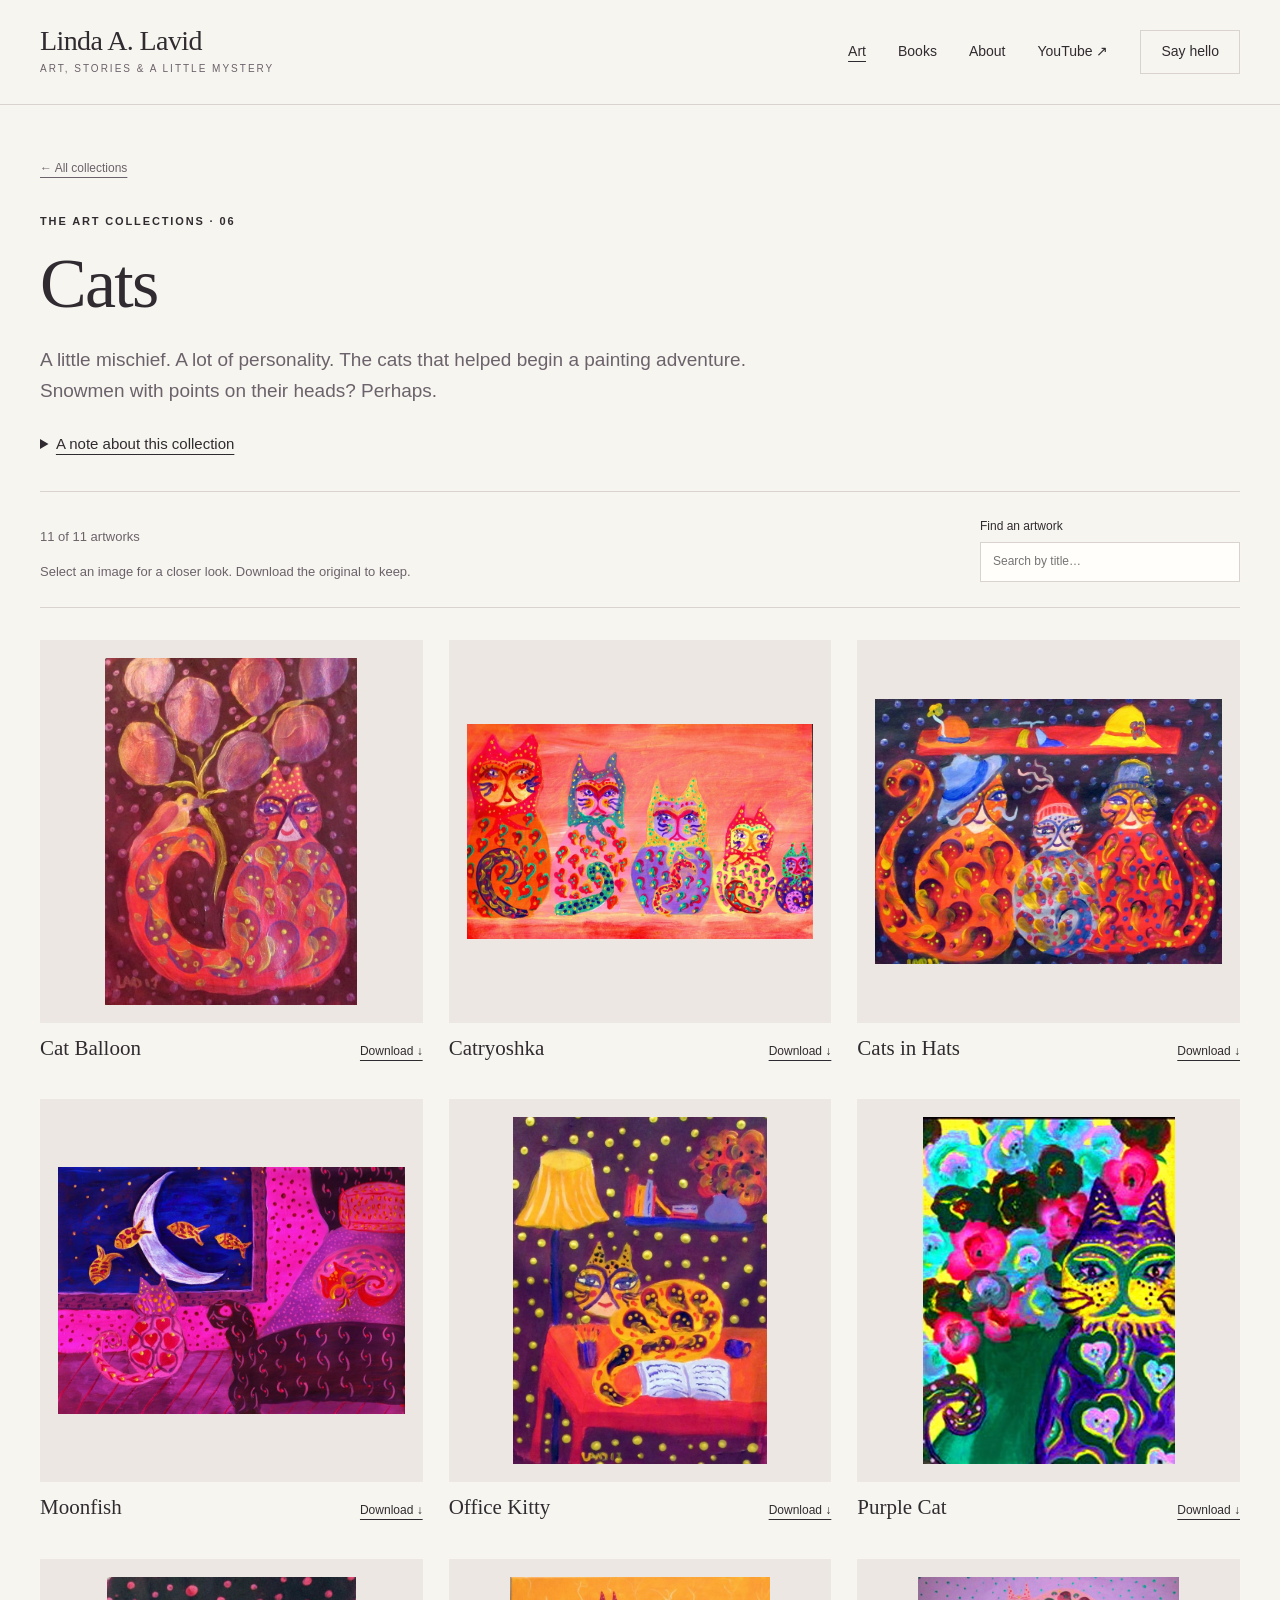
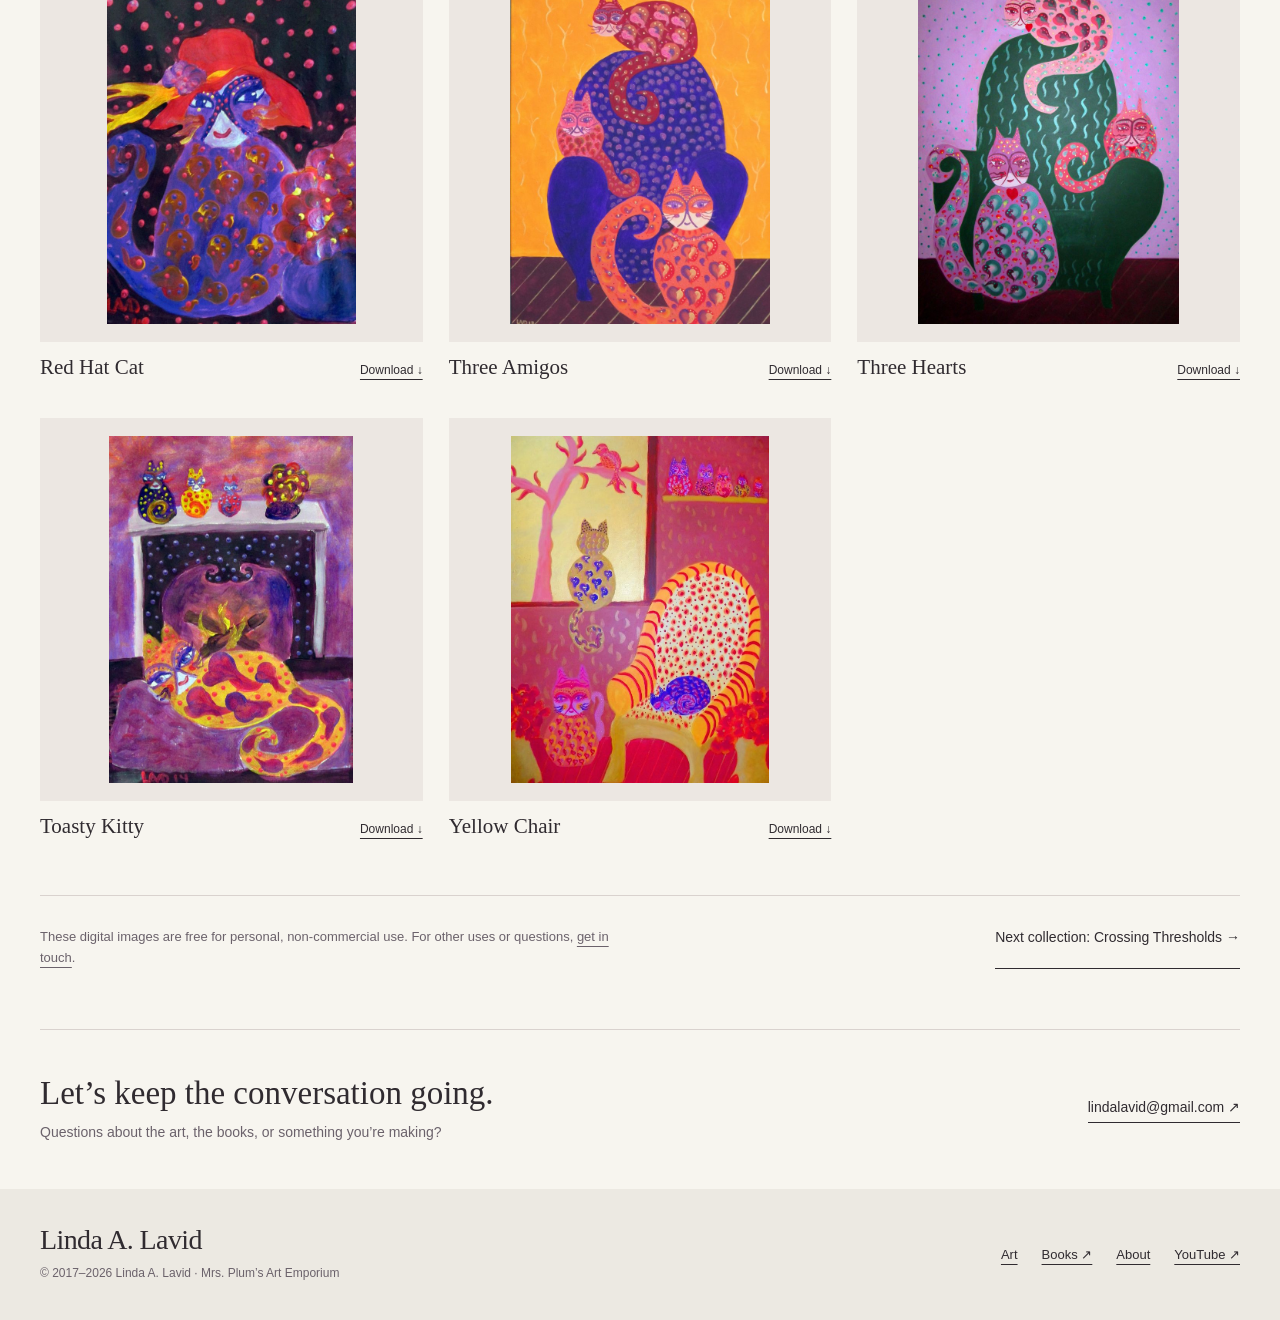
<file: cats.html>
<!doctype html>
 <html lang="en"><head><meta charset="utf-8"><meta name="viewport" content="width=device-width, initial-scale=1">
 <title>Cats | Linda A. Lavid</title><meta name="description" content="The cats that helped begin a painting adventure. Snowmen with points on their heads? Perhaps.">
 <link rel="canonical" href="https://www.lindalavid.com/cats.html"><meta name="theme-color" content="#563749">
 <meta property="og:type" content="website"><meta property="og:title" content="Cats | Linda A. Lavid"><meta property="og:description" content="The cats that helped begin a painting adventure. Snowmen with points on their heads? Perhaps."><meta property="og:url" content="https://www.lindalavid.com/cats.html"><meta property="og:image" content="https://www.lindalavid.com/assets/previews/cats-toasty_kitty.jpg">
 <link rel="icon" href="assets/favicon.svg" type="image/svg+xml"><link rel="stylesheet" href="assets/styles/site.css"><script defer src="assets/scripts/site.js"></script></head><body>
 <a class="skip-link" href="#main">Skip to content</a>
 <header class="site-header"><div class="wrap header-inner">
 <a class="brand" href="index.html" aria-label="Linda A. Lavid home"><span class="brand-name">Linda A. Lavid</span><span class="brand-sub">Art, stories & a little mystery</span></a>
 <button class="menu-toggle" aria-expanded="false" aria-controls="site-nav">Menu</button>
 <nav class="site-nav" id="site-nav" aria-label="Main navigation"><a href="index.html#collections" aria-current="page">Art</a><a href="index.html#books">Books</a><a href="about.html">About</a><a href="https://www.youtube.com/channel/UCeq5Df1fC-q9gi-4vWOq-DA" target="_blank" rel="noopener">YouTube ↗</a><a class="contact-link" href="mailto:lindalavid@gmail.com">Say hello</a></nav>
 </div></header><main id="main"><div class="wrap"><header class="page-heading"><a class="breadcrumb" href="index.html#collections">← All collections</a><p class="eyebrow">The art collections · 06</p><h1>Cats</h1><p class="intro">A little mischief. A lot of personality. The cats that helped begin a painting adventure. Snowmen with points on their heads? Perhaps.</p><details class="collection-note"><summary>A note about this collection</summary><div class="note-body">
  
  <h4>Our Journey into the World of Painting</h4>
  <p>
    Upon our retirement, we made the decision to embark on a journey into the world of painting, 
    starting with the One Stroke painting technique, popularized by Donna Dewberry. Initially, this 
    method served as a foundational stepping stone, igniting our passion for artistic expression. 
    However, within a month, we found ourselves yearning to broaden our artistic horizons. 
    Despite facing initial challenges due to a perceived lack of innate talent, we did not allow 
    this sentiment to deter us.
    The turning point came following a conversation with a family member who humorously suggested 
    that we focus on painting cats, likening them to "snowmen with points on their heads." This 
    whimsical advice marked the beginning of our dedicated pursuit of art, propelling us into what 
    would become a fulfilling artistic career. 
    &nbsp;&nbsp;<i class="fa-solid fa-cat"></i>&nbsp;&nbsp;<em>Meow.</em>
  </p></div></details></header><div class="gallery-tools"><div><p data-result-count aria-live="polite">11 of 11 artworks</p><p>Select an image for a closer look. Download the original to keep.</p></div><label class="search-field" for="art-search">Find an artwork<input type="search" id="art-search" placeholder="Search by title…" autocomplete="off"></label></div><noscript><p class="no-js-note">Select an artwork to open its preview. Search and the image viewer work with JavaScript enabled.</p></noscript><div class="art-grid"><article class="artwork" data-title="Cat Balloon"><a class="artwork-image" href="assets/previews/cats-cat_balloon.jpg" data-lightbox data-title="Cat Balloon" data-source="images/cats/cat_balloon.jpg" aria-label="Preview Cat Balloon"><img src="assets/previews/cats-cat_balloon.jpg" alt="Cat Balloon" width="873" height="1200" loading="lazy" decoding="async" ></a><div class="artwork-meta"><h2>Cat Balloon</h2><a class="download-link" href="images/cats/cat_balloon.jpg" data-original="images/cats/cat_balloon.jpg" download aria-label="Download Cat Balloon">Download ↓</a></div></article><article class="artwork" data-title="Catryoshka"><a class="artwork-image" href="assets/previews/cats-catryoshka.jpg" data-lightbox data-title="Catryoshka" data-source="images/cats/catryoshka.jpg" aria-label="Preview Catryoshka"><img src="assets/previews/cats-catryoshka.jpg" alt="Catryoshka" width="1200" height="743" loading="lazy" decoding="async" ></a><div class="artwork-meta"><h2>Catryoshka</h2><a class="download-link" href="images/cats/catryoshka.jpg" data-original="images/cats/catryoshka.jpg" download aria-label="Download Catryoshka">Download ↓</a></div></article><article class="artwork" data-title="Cats in Hats"><a class="artwork-image" href="assets/previews/cats-cats_in_hats.jpg" data-lightbox data-title="Cats in Hats" data-source="images/cats/cats_in_hats.jpg" aria-label="Preview Cats in Hats"><img src="assets/previews/cats-cats_in_hats.jpg" alt="Cats in Hats" width="1200" height="917" loading="lazy" decoding="async" ></a><div class="artwork-meta"><h2>Cats in Hats</h2><a class="download-link" href="images/cats/cats_in_hats.jpg" data-original="images/cats/cats_in_hats.jpg" download aria-label="Download Cats in Hats">Download ↓</a></div></article><article class="artwork" data-title="Moonfish"><a class="artwork-image" href="assets/previews/cats-moonfish.jpg" data-lightbox data-title="Moonfish" data-source="images/cats/moonfish.jpg" aria-label="Preview Moonfish"><img src="assets/previews/cats-moonfish.jpg" alt="Moonfish" width="1200" height="855" loading="lazy" decoding="async" ></a><div class="artwork-meta"><h2>Moonfish</h2><a class="download-link" href="images/cats/moonfish.jpg" data-original="images/cats/moonfish.jpg" download aria-label="Download Moonfish">Download ↓</a></div></article><article class="artwork" data-title="Office Kitty"><a class="artwork-image" href="assets/previews/cats-office_kitty.jpg" data-lightbox data-title="Office Kitty" data-source="images/cats/office_kitty.jpg" aria-label="Preview Office Kitty"><img src="assets/previews/cats-office_kitty.jpg" alt="Office Kitty" width="883" height="1200" loading="lazy" decoding="async" ></a><div class="artwork-meta"><h2>Office Kitty</h2><a class="download-link" href="images/cats/office_kitty.jpg" data-original="images/cats/office_kitty.jpg" download aria-label="Download Office Kitty">Download ↓</a></div></article><article class="artwork" data-title="Purple Cat"><a class="artwork-image" href="assets/previews/cats-purple_cat_.jpg" data-lightbox data-title="Purple Cat" data-source="images/cats/purple_cat_.jpg" aria-label="Preview Purple Cat"><img src="assets/previews/cats-purple_cat_.jpg" alt="Purple Cat" width="874" height="1200" loading="lazy" decoding="async" ></a><div class="artwork-meta"><h2>Purple Cat</h2><a class="download-link" href="images/cats/purple_cat_.jpg" data-original="images/cats/purple_cat_.jpg" download aria-label="Download Purple Cat">Download ↓</a></div></article><article class="artwork" data-title="Red Hat Cat"><a class="artwork-image" href="assets/previews/cats-red_hat_cat.jpg" data-lightbox data-title="Red Hat Cat" data-source="images/cats/red_hat_cat.jpg" aria-label="Preview Red Hat Cat"><img src="assets/previews/cats-red_hat_cat.jpg" alt="Red Hat Cat" width="864" height="1200" loading="lazy" decoding="async" ></a><div class="artwork-meta"><h2>Red Hat Cat</h2><a class="download-link" href="images/cats/red_hat_cat.jpg" data-original="images/cats/red_hat_cat.jpg" download aria-label="Download Red Hat Cat">Download ↓</a></div></article><article class="artwork" data-title="Three Amigos"><a class="artwork-image" href="assets/previews/cats-three_amigos.jpg" data-lightbox data-title="Three Amigos" data-source="images/cats/three_amigos.jpg" aria-label="Preview Three Amigos"><img src="assets/previews/cats-three_amigos.jpg" alt="Three Amigos" width="900" height="1200" loading="lazy" decoding="async" ></a><div class="artwork-meta"><h2>Three Amigos</h2><a class="download-link" href="images/cats/three_amigos.jpg" data-original="images/cats/three_amigos.jpg" download aria-label="Download Three Amigos">Download ↓</a></div></article><article class="artwork" data-title="Three Hearts"><a class="artwork-image" href="assets/previews/cats-three_hearts.jpg" data-lightbox data-title="Three Hearts" data-source="images/cats/three_hearts.jpg" aria-label="Preview Three Hearts"><img src="assets/previews/cats-three_hearts.jpg" alt="Three Hearts" width="904" height="1200" loading="lazy" decoding="async" ></a><div class="artwork-meta"><h2>Three Hearts</h2><a class="download-link" href="images/cats/three_hearts.jpg" data-original="images/cats/three_hearts.jpg" download aria-label="Download Three Hearts">Download ↓</a></div></article><article class="artwork" data-title="Toasty Kitty"><a class="artwork-image" href="assets/previews/cats-toasty_kitty.jpg" data-lightbox data-title="Toasty Kitty" data-source="images/cats/toasty_kitty.jpg" aria-label="Preview Toasty Kitty"><img src="assets/previews/cats-toasty_kitty.jpg" alt="Toasty Kitty" width="843" height="1200" loading="lazy" decoding="async" ></a><div class="artwork-meta"><h2>Toasty Kitty</h2><a class="download-link" href="images/cats/toasty_kitty.jpg" data-original="images/cats/toasty_kitty.jpg" download aria-label="Download Toasty Kitty">Download ↓</a></div></article><article class="artwork" data-title="Yellow Chair"><a class="artwork-image" href="assets/previews/cats-yellow_chair.jpg" data-lightbox data-title="Yellow Chair" data-source="images/cats/yellow_chair.jpg" aria-label="Preview Yellow Chair"><img src="assets/previews/cats-yellow_chair.jpg" alt="Yellow Chair" width="892" height="1200" loading="lazy" decoding="async" ></a><div class="artwork-meta"><h2>Yellow Chair</h2><a class="download-link" href="images/cats/yellow_chair.jpg" data-original="images/cats/yellow_chair.jpg" download aria-label="Download Yellow Chair">Download ↓</a></div></article></div><p class="gallery-empty" hidden>No artworks match that title. Try another search.</p><div class="gallery-bottom"><p>These digital images are free for personal, non-commercial use. For other uses or questions, <a href="mailto:lindalavid@gmail.com">get in touch</a>.</p><a class="text-link" href="crossing_thresholds.html">Next collection: Crossing Thresholds →</a></div></div><dialog id="art-viewer" class="lightbox" aria-labelledby="viewer-title"><div class="lightbox-top"><h2 id="viewer-title">Artwork</h2><button type="button" data-close autofocus aria-label="Close artwork preview">Close ×</button></div><img class="lightbox-image" alt=""><div class="lightbox-bottom"><div class="lightbox-paging"><button type="button" data-prev aria-label="Previous artwork">←</button><span class="lightbox-status" aria-live="polite"></span><button type="button" data-next aria-label="Next artwork">→</button></div><a class="viewer-download text-link" href="#" download>Download original ↓</a></div></dialog></main><div class="wrap contact-band"><div><h2>Let’s keep the conversation going.</h2><p>Questions about the art, the books, or something you’re making?</p></div><a class="text-link" href="mailto:lindalavid@gmail.com">lindalavid@gmail.com ↗</a></div>
 <footer class="site-footer"><div class="wrap footer-inner"><div><span class="brand-name">Linda A. Lavid</span><p class="copyright">© 2017–<span data-year>2026</span> Linda A. Lavid · Mrs. Plum’s Art Emporium</p></div><nav class="footer-links" aria-label="Footer navigation"><a href="index.html#collections">Art</a><a href="https://www.amazon.com/stores/Linda-A.-Lavid/author/B002BMBKEA" target="_blank" rel="noopener">Books ↗</a><a href="about.html">About</a><a href="https://www.youtube.com/channel/UCeq5Df1fC-q9gi-4vWOq-DA" target="_blank" rel="noopener">YouTube ↗</a></nav></div></footer></body></html>
</file>
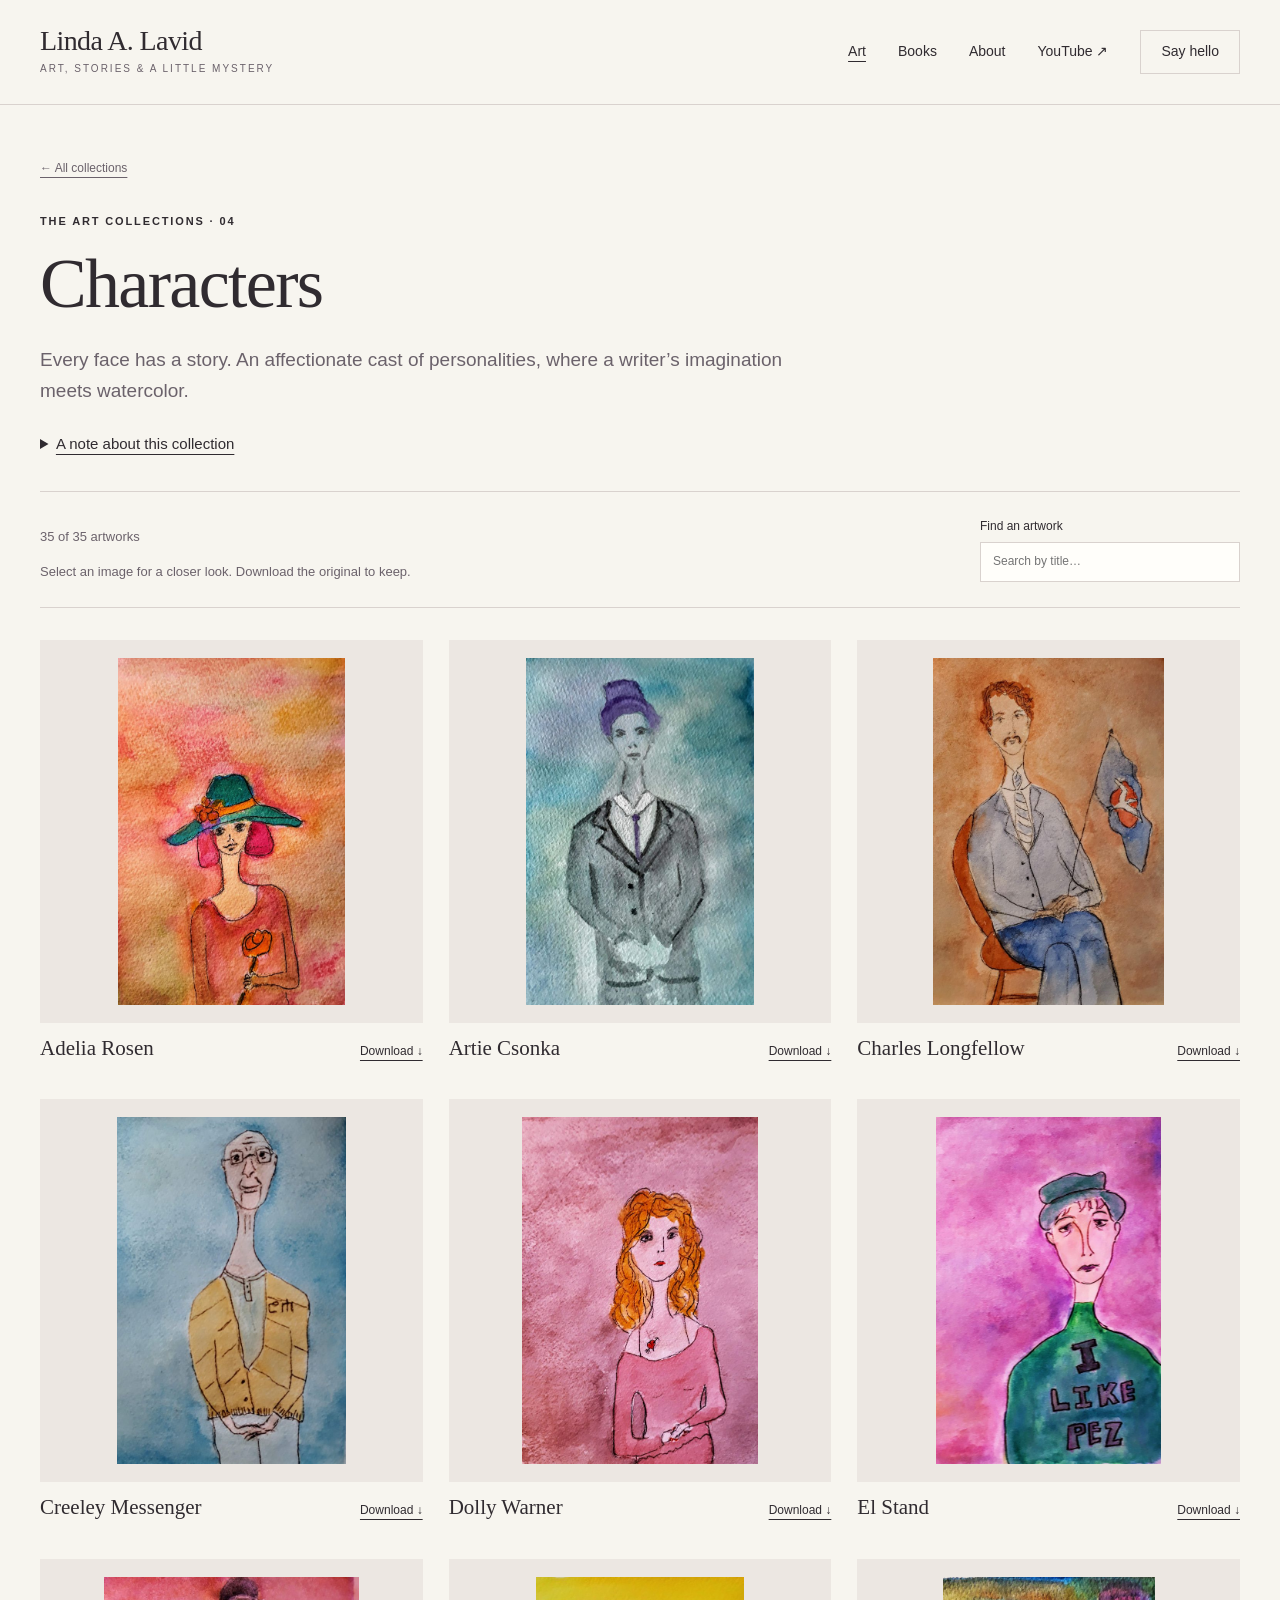
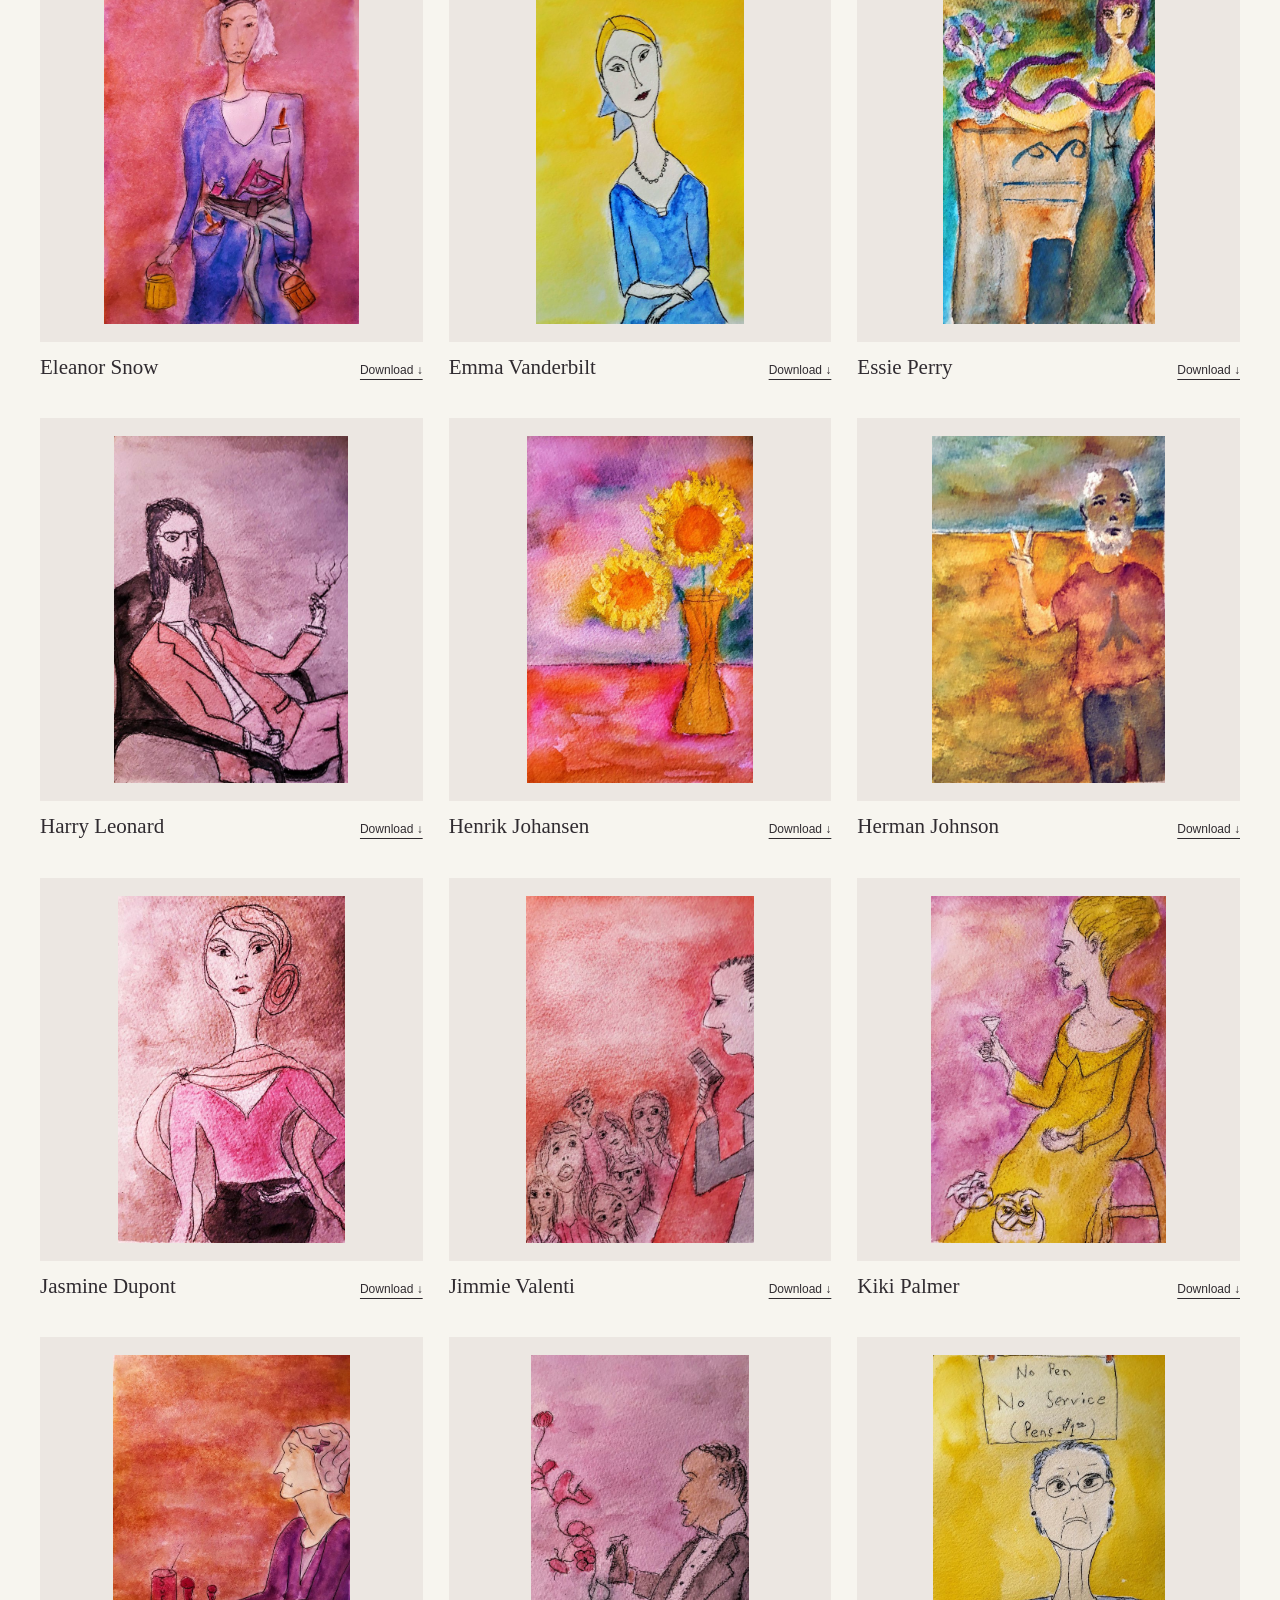
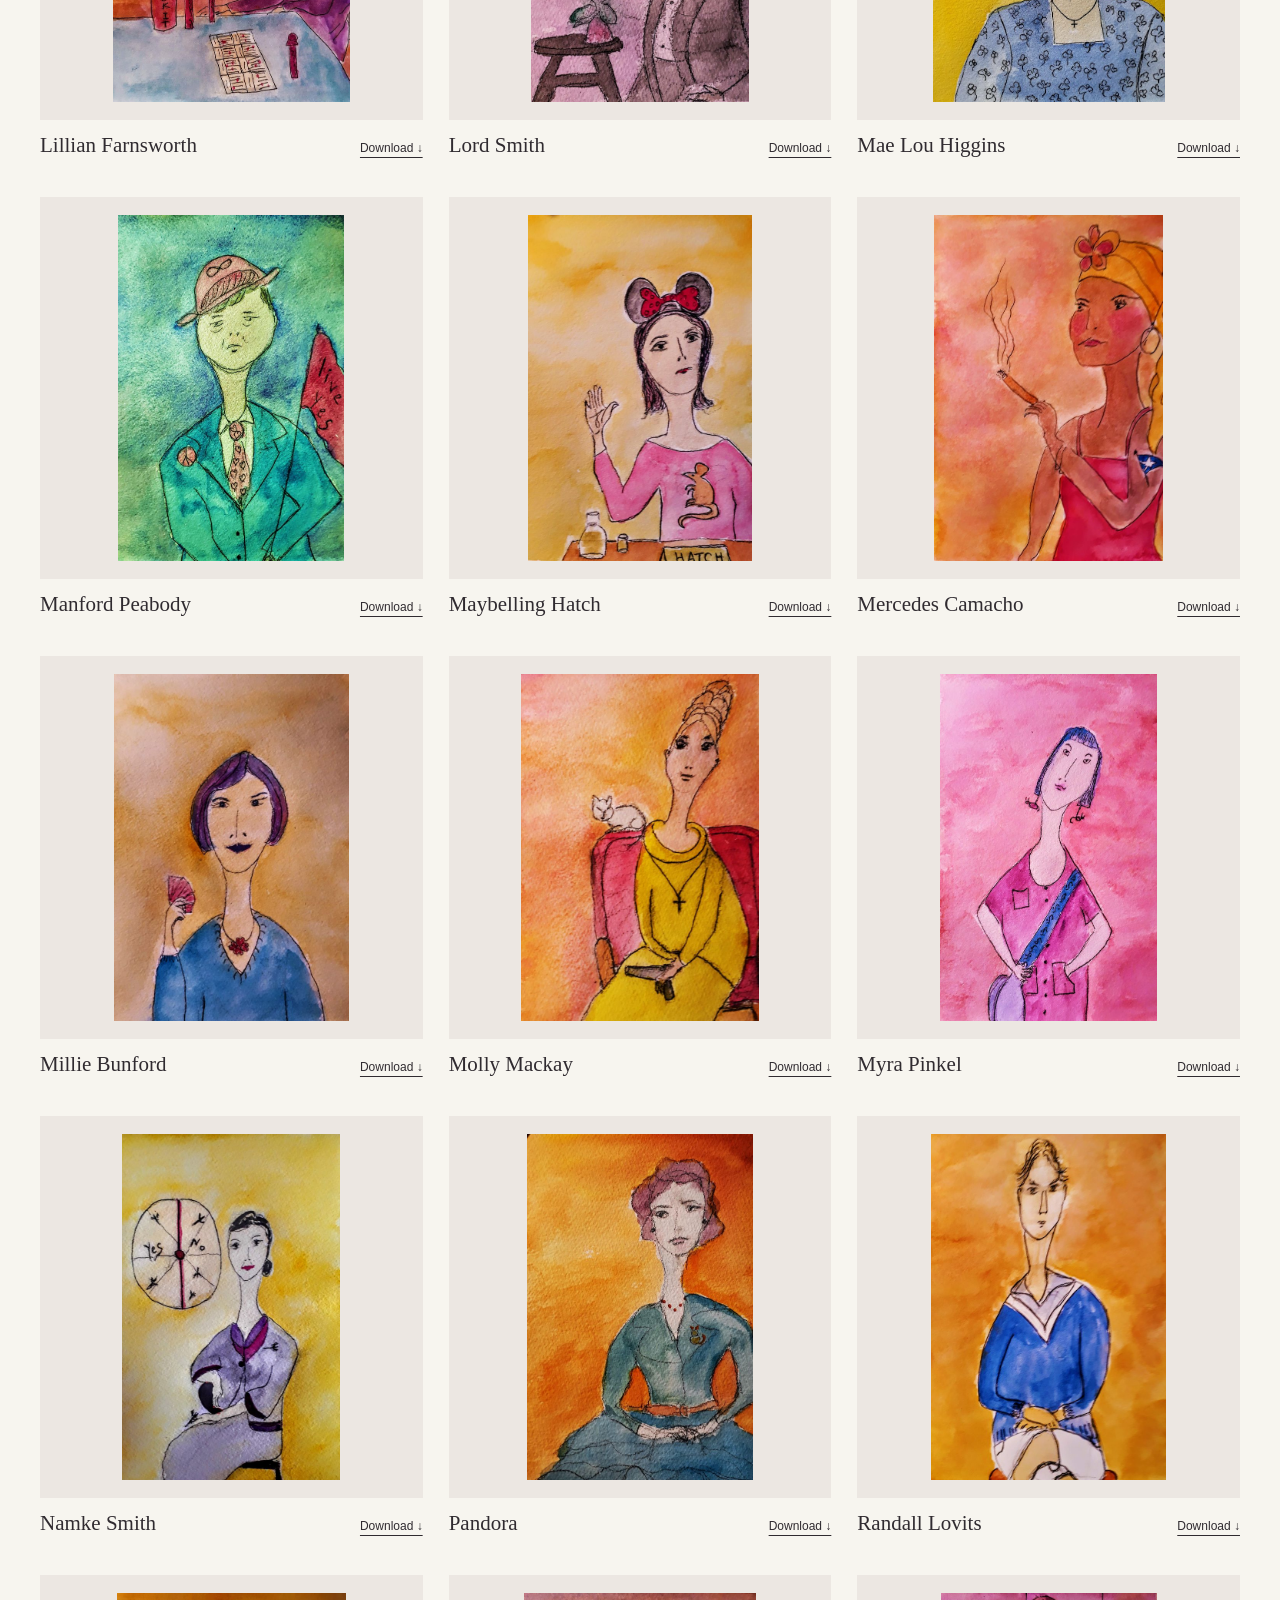
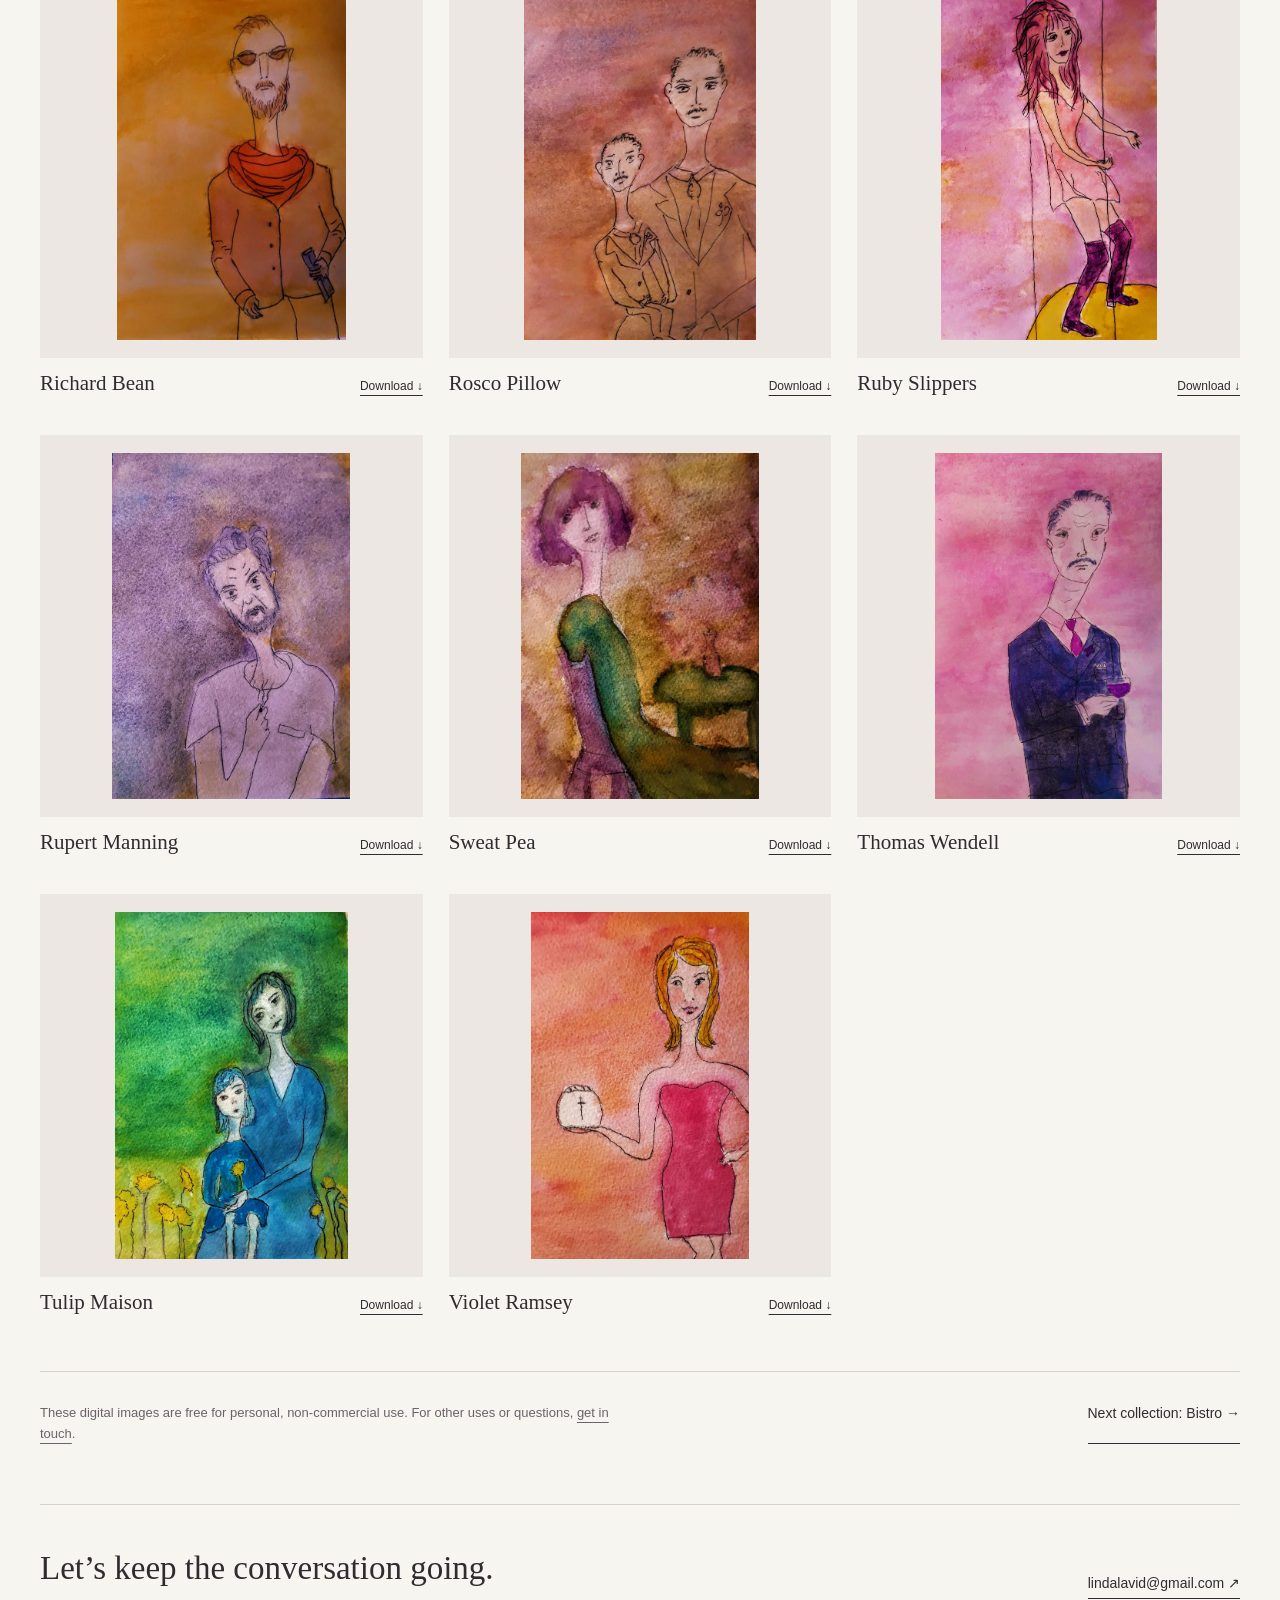
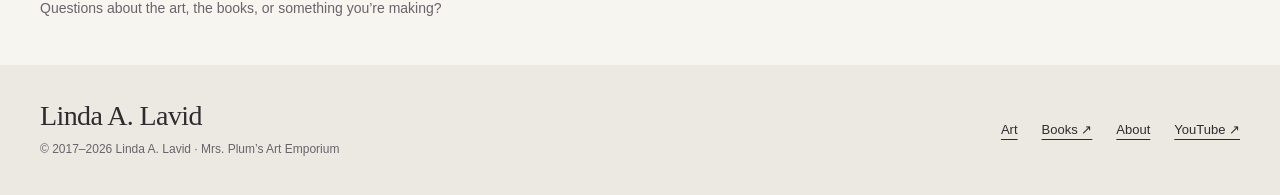
<file: characters.html>
<!doctype html>
 <html lang="en"><head><meta charset="utf-8"><meta name="viewport" content="width=device-width, initial-scale=1">
 <title>Characters | Linda A. Lavid</title><meta name="description" content="An affectionate cast of personalities, where a writer’s imagination meets watercolor.">
 <link rel="canonical" href="https://www.lindalavid.com/characters.html"><meta name="theme-color" content="#563749">
 <meta property="og:type" content="website"><meta property="og:title" content="Characters | Linda A. Lavid"><meta property="og:description" content="An affectionate cast of personalities, where a writer’s imagination meets watercolor."><meta property="og:url" content="https://www.lindalavid.com/characters.html"><meta property="og:image" content="https://www.lindalavid.com/assets/previews/characters-manford_peabody.jpg">
 <link rel="icon" href="assets/favicon.svg" type="image/svg+xml"><link rel="stylesheet" href="assets/styles/site.css"><script defer src="assets/scripts/site.js"></script></head><body>
 <a class="skip-link" href="#main">Skip to content</a>
 <header class="site-header"><div class="wrap header-inner">
 <a class="brand" href="index.html" aria-label="Linda A. Lavid home"><span class="brand-name">Linda A. Lavid</span><span class="brand-sub">Art, stories & a little mystery</span></a>
 <button class="menu-toggle" aria-expanded="false" aria-controls="site-nav">Menu</button>
 <nav class="site-nav" id="site-nav" aria-label="Main navigation"><a href="index.html#collections" aria-current="page">Art</a><a href="index.html#books">Books</a><a href="about.html">About</a><a href="https://www.youtube.com/channel/UCeq5Df1fC-q9gi-4vWOq-DA" target="_blank" rel="noopener">YouTube ↗</a><a class="contact-link" href="mailto:lindalavid@gmail.com">Say hello</a></nav>
 </div></header><main id="main"><div class="wrap"><header class="page-heading"><a class="breadcrumb" href="index.html#collections">← All collections</a><p class="eyebrow">The art collections · 04</p><h1>Characters</h1><p class="intro">Every face has a story. An affectionate cast of personalities, where a writer’s imagination meets watercolor.</p><details class="collection-note"><summary>A note about this collection</summary><div class="note-body">
  
  <p>
    After we finished "<b>The Dying of Ed Mees</b>," we inspired Roberta, one of its vivid characters, to 
    embark on an unusual but fascinating project: "<b>Obits for Fun: Illustrated Reviews for Those Departed</b>." 
    Initially just a quirky idea, it quickly blossomed into Roberta's full-time passion. She dove into the 
    world of obituaries, turning them into humorous, heartwarming stories of lives well-lived, all illustrated 
    with her newfound love for watercolors.
    Roberta's journey transformed from simply writing and drawing into a celebration of life's diversity and 
    eccentricities. Her illustrations brought laughter and light to the departed's tales, making us incredibly 
    proud. "Way to go, Roberta!" we exclaimed, as she turned a side project into a career, showing us all 
    the beauty and humor in commemorating lives with art and affection.
  </p></div></details></header><div class="gallery-tools"><div><p data-result-count aria-live="polite">35 of 35 artworks</p><p>Select an image for a closer look. Download the original to keep.</p></div><label class="search-field" for="art-search">Find an artwork<input type="search" id="art-search" placeholder="Search by title…" autocomplete="off"></label></div><noscript><p class="no-js-note">Select an artwork to open its preview. Search and the image viewer work with JavaScript enabled.</p></noscript><div class="art-grid"><article class="artwork" data-title="Adelia Rosen"><a class="artwork-image" href="assets/previews/characters-adelia_rosen.jpg" data-lightbox data-title="Adelia Rosen" data-source="images/characters/adelia_rosen.jpg" aria-label="Preview Adelia Rosen"><img src="assets/previews/characters-adelia_rosen.jpg" alt="Adelia Rosen" width="785" height="1200" loading="lazy" decoding="async" ></a><div class="artwork-meta"><h2>Adelia Rosen</h2><a class="download-link" href="images/characters/adelia_rosen.jpg" data-original="images/characters/adelia_rosen.jpg" download aria-label="Download Adelia Rosen">Download ↓</a></div></article><article class="artwork" data-title="Artie Csonka"><a class="artwork-image" href="assets/previews/characters-artie_csonka.jpg" data-lightbox data-title="Artie Csonka" data-source="images/characters/artie_csonka.jpg" aria-label="Preview Artie Csonka"><img src="assets/previews/characters-artie_csonka.jpg" alt="Artie Csonka" width="791" height="1200" loading="lazy" decoding="async" ></a><div class="artwork-meta"><h2>Artie Csonka</h2><a class="download-link" href="images/characters/artie_csonka.jpg" data-original="images/characters/artie_csonka.jpg" download aria-label="Download Artie Csonka">Download ↓</a></div></article><article class="artwork" data-title="Charles Longfellow"><a class="artwork-image" href="assets/previews/characters-charles_longfellow.jpg" data-lightbox data-title="Charles Longfellow" data-source="images/characters/charles_longfellow.jpg" aria-label="Preview Charles Longfellow"><img src="assets/previews/characters-charles_longfellow.jpg" alt="Charles Longfellow" width="800" height="1200" loading="lazy" decoding="async" ></a><div class="artwork-meta"><h2>Charles Longfellow</h2><a class="download-link" href="images/characters/charles_longfellow.jpg" data-original="images/characters/charles_longfellow.jpg" download aria-label="Download Charles Longfellow">Download ↓</a></div></article><article class="artwork" data-title="Creeley Messenger"><a class="artwork-image" href="assets/previews/characters-creeley_messenger.jpg" data-lightbox data-title="Creeley Messenger" data-source="images/characters/creeley_messenger.jpg" aria-label="Preview Creeley Messenger"><img src="assets/previews/characters-creeley_messenger.jpg" alt="Creeley Messenger" width="791" height="1200" loading="lazy" decoding="async" ></a><div class="artwork-meta"><h2>Creeley Messenger</h2><a class="download-link" href="images/characters/creeley_messenger.jpg" data-original="images/characters/creeley_messenger.jpg" download aria-label="Download Creeley Messenger">Download ↓</a></div></article><article class="artwork" data-title="Dolly Warner"><a class="artwork-image" href="assets/previews/characters-dolly_warner.jpg" data-lightbox data-title="Dolly Warner" data-source="images/characters/dolly_warner.jpg" aria-label="Preview Dolly Warner"><img src="assets/previews/characters-dolly_warner.jpg" alt="Dolly Warner" width="815" height="1200" loading="lazy" decoding="async" ></a><div class="artwork-meta"><h2>Dolly Warner</h2><a class="download-link" href="images/characters/dolly_warner.jpg" data-original="images/characters/dolly_warner.jpg" download aria-label="Download Dolly Warner">Download ↓</a></div></article><article class="artwork" data-title="El Stand"><a class="artwork-image" href="assets/previews/characters-el_stand.jpg" data-lightbox data-title="El Stand" data-source="images/characters/el_stand.jpg" aria-label="Preview El Stand"><img src="assets/previews/characters-el_stand.jpg" alt="El Stand" width="777" height="1200" loading="lazy" decoding="async" ></a><div class="artwork-meta"><h2>El Stand</h2><a class="download-link" href="images/characters/el_stand.jpg" data-original="images/characters/el_stand.jpg" download aria-label="Download El Stand">Download ↓</a></div></article><article class="artwork" data-title="Eleanor Snow"><a class="artwork-image" href="assets/previews/characters-eleanor_snow.jpg" data-lightbox data-title="Eleanor Snow" data-source="images/characters/eleanor_snow.jpg" aria-label="Preview Eleanor Snow"><img src="assets/previews/characters-eleanor_snow.jpg" alt="Eleanor Snow" width="884" height="1200" loading="lazy" decoding="async" ></a><div class="artwork-meta"><h2>Eleanor Snow</h2><a class="download-link" href="images/characters/eleanor_snow.jpg" data-original="images/characters/eleanor_snow.jpg" download aria-label="Download Eleanor Snow">Download ↓</a></div></article><article class="artwork" data-title="Emma Vanderbilt"><a class="artwork-image" href="assets/previews/characters-emma_vanderbilt.jpg" data-lightbox data-title="Emma Vanderbilt" data-source="images/characters/emma_vanderbilt.jpg" aria-label="Preview Emma Vanderbilt"><img src="assets/previews/characters-emma_vanderbilt.jpg" alt="Emma Vanderbilt" width="719" height="1200" loading="lazy" decoding="async" ></a><div class="artwork-meta"><h2>Emma Vanderbilt</h2><a class="download-link" href="images/characters/emma_vanderbilt.jpg" data-original="images/characters/emma_vanderbilt.jpg" download aria-label="Download Emma Vanderbilt">Download ↓</a></div></article><article class="artwork" data-title="Essie Perry"><a class="artwork-image" href="assets/previews/characters-essie_perry.jpg" data-lightbox data-title="Essie Perry" data-source="images/characters/essie_perry.jpg" aria-label="Preview Essie Perry"><img src="assets/previews/characters-essie_perry.jpg" alt="Essie Perry" width="734" height="1200" loading="lazy" decoding="async" ></a><div class="artwork-meta"><h2>Essie Perry</h2><a class="download-link" href="images/characters/essie_perry.jpg" data-original="images/characters/essie_perry.jpg" download aria-label="Download Essie Perry">Download ↓</a></div></article><article class="artwork" data-title="Harry Leonard"><a class="artwork-image" href="assets/previews/characters-harry_leonard.jpg" data-lightbox data-title="Harry Leonard" data-source="images/characters/harry_leonard.jpg" aria-label="Preview Harry Leonard"><img src="assets/previews/characters-harry_leonard.jpg" alt="Harry Leonard" width="811" height="1200" loading="lazy" decoding="async" ></a><div class="artwork-meta"><h2>Harry Leonard</h2><a class="download-link" href="images/characters/harry_leonard.jpg" data-original="images/characters/harry_leonard.jpg" download aria-label="Download Harry Leonard">Download ↓</a></div></article><article class="artwork" data-title="Henrik Johansen"><a class="artwork-image" href="assets/previews/characters-henrik_johansen.jpg" data-lightbox data-title="Henrik Johansen" data-source="images/characters/henrik_johansen.jpg" aria-label="Preview Henrik Johansen"><img src="assets/previews/characters-henrik_johansen.jpg" alt="Henrik Johansen" width="781" height="1200" loading="lazy" decoding="async" ></a><div class="artwork-meta"><h2>Henrik Johansen</h2><a class="download-link" href="images/characters/henrik_johansen.jpg" data-original="images/characters/henrik_johansen.jpg" download aria-label="Download Henrik Johansen">Download ↓</a></div></article><article class="artwork" data-title="Herman Johnson"><a class="artwork-image" href="assets/previews/characters-herman_johnson.jpg" data-lightbox data-title="Herman Johnson" data-source="images/characters/herman_johnson.jpg" aria-label="Preview Herman Johnson"><img src="assets/previews/characters-herman_johnson.jpg" alt="Herman Johnson" width="806" height="1200" loading="lazy" decoding="async" ></a><div class="artwork-meta"><h2>Herman Johnson</h2><a class="download-link" href="images/characters/herman_johnson.jpg" data-original="images/characters/herman_johnson.jpg" download aria-label="Download Herman Johnson">Download ↓</a></div></article><article class="artwork" data-title="Jasmine Dupont"><a class="artwork-image" href="assets/previews/characters-jasmine_dupont.jpg" data-lightbox data-title="Jasmine Dupont" data-source="images/characters/jasmine_dupont.jpg" aria-label="Preview Jasmine Dupont"><img src="assets/previews/characters-jasmine_dupont.jpg" alt="Jasmine Dupont" width="788" height="1200" loading="lazy" decoding="async" ></a><div class="artwork-meta"><h2>Jasmine Dupont</h2><a class="download-link" href="images/characters/jasmine_dupont.jpg" data-original="images/characters/jasmine_dupont.jpg" download aria-label="Download Jasmine Dupont">Download ↓</a></div></article><article class="artwork" data-title="Jimmie Valenti"><a class="artwork-image" href="assets/previews/characters-jimmie_valenti.jpg" data-lightbox data-title="Jimmie Valenti" data-source="images/characters/jimmie_valenti.jpg" aria-label="Preview Jimmie Valenti"><img src="assets/previews/characters-jimmie_valenti.jpg" alt="Jimmie Valenti" width="791" height="1200" loading="lazy" decoding="async" ></a><div class="artwork-meta"><h2>Jimmie Valenti</h2><a class="download-link" href="images/characters/jimmie_valenti.jpg" data-original="images/characters/jimmie_valenti.jpg" download aria-label="Download Jimmie Valenti">Download ↓</a></div></article><article class="artwork" data-title="Kiki Palmer"><a class="artwork-image" href="assets/previews/characters-kiki_palmer.jpg" data-lightbox data-title="Kiki Palmer" data-source="images/characters/kiki_palmer.jpg" aria-label="Preview Kiki Palmer"><img src="assets/previews/characters-kiki_palmer.jpg" alt="Kiki Palmer" width="812" height="1200" loading="lazy" decoding="async" ></a><div class="artwork-meta"><h2>Kiki Palmer</h2><a class="download-link" href="images/characters/kiki_palmer.jpg" data-original="images/characters/kiki_palmer.jpg" download aria-label="Download Kiki Palmer">Download ↓</a></div></article><article class="artwork" data-title="Lillian Farnsworth"><a class="artwork-image" href="assets/previews/characters-lillian_farnsworth.jpg" data-lightbox data-title="Lillian Farnsworth" data-source="images/characters/lillian_farnsworth.jpg" aria-label="Preview Lillian Farnsworth"><img src="assets/previews/characters-lillian_farnsworth.jpg" alt="Lillian Farnsworth" width="823" height="1200" loading="lazy" decoding="async" ></a><div class="artwork-meta"><h2>Lillian Farnsworth</h2><a class="download-link" href="images/characters/lillian_farnsworth.jpg" data-original="images/characters/lillian_farnsworth.jpg" download aria-label="Download Lillian Farnsworth">Download ↓</a></div></article><article class="artwork" data-title="Lord Smith"><a class="artwork-image" href="assets/previews/characters-lord_smith.jpg" data-lightbox data-title="Lord Smith" data-source="images/characters/lord_smith.jpg" aria-label="Preview Lord Smith"><img src="assets/previews/characters-lord_smith.jpg" alt="Lord Smith" width="757" height="1200" loading="lazy" decoding="async" ></a><div class="artwork-meta"><h2>Lord Smith</h2><a class="download-link" href="images/characters/lord_smith.jpg" data-original="images/characters/lord_smith.jpg" download aria-label="Download Lord Smith">Download ↓</a></div></article><article class="artwork" data-title="Mae Lou Higgins"><a class="artwork-image" href="assets/previews/characters-mae_lou_higgins.jpg" data-lightbox data-title="Mae Lou Higgins" data-source="images/characters/mae_lou_higgins.jpg" aria-label="Preview Mae Lou Higgins"><img src="assets/previews/characters-mae_lou_higgins.jpg" alt="Mae Lou Higgins" width="804" height="1200" loading="lazy" decoding="async" ></a><div class="artwork-meta"><h2>Mae Lou Higgins</h2><a class="download-link" href="images/characters/mae_lou_higgins.jpg" data-original="images/characters/mae_lou_higgins.jpg" download aria-label="Download Mae Lou Higgins">Download ↓</a></div></article><article class="artwork" data-title="Manford Peabody"><a class="artwork-image" href="assets/previews/characters-manford_peabody.jpg" data-lightbox data-title="Manford Peabody" data-source="images/characters/manford_peabody.jpg" aria-label="Preview Manford Peabody"><img src="assets/previews/characters-manford_peabody.jpg" alt="Manford Peabody" width="782" height="1200" loading="lazy" decoding="async" ></a><div class="artwork-meta"><h2>Manford Peabody</h2><a class="download-link" href="images/characters/manford_peabody.jpg" data-original="images/characters/manford_peabody.jpg" download aria-label="Download Manford Peabody">Download ↓</a></div></article><article class="artwork" data-title="Maybelling Hatch"><a class="artwork-image" href="assets/previews/characters-maybelling_hatch.jpg" data-lightbox data-title="Maybelling Hatch" data-source="images/characters/maybelling_hatch.jpg" aria-label="Preview Maybelling Hatch"><img src="assets/previews/characters-maybelling_hatch.jpg" alt="Maybelling Hatch" width="776" height="1200" loading="lazy" decoding="async" ></a><div class="artwork-meta"><h2>Maybelling Hatch</h2><a class="download-link" href="images/characters/maybelling_hatch.jpg" data-original="images/characters/maybelling_hatch.jpg" download aria-label="Download Maybelling Hatch">Download ↓</a></div></article><article class="artwork" data-title="Mercedes Camacho"><a class="artwork-image" href="assets/previews/characters-mercedes_camacho.jpg" data-lightbox data-title="Mercedes Camacho" data-source="images/characters/mercedes_camacho.jpg" aria-label="Preview Mercedes Camacho"><img src="assets/previews/characters-mercedes_camacho.jpg" alt="Mercedes Camacho" width="793" height="1200" loading="lazy" decoding="async" ></a><div class="artwork-meta"><h2>Mercedes Camacho</h2><a class="download-link" href="images/characters/mercedes_camacho.jpg" data-original="images/characters/mercedes_camacho.jpg" download aria-label="Download Mercedes Camacho">Download ↓</a></div></article><article class="artwork" data-title="Millie Bunford"><a class="artwork-image" href="assets/previews/characters-millie_bunford.jpg" data-lightbox data-title="Millie Bunford" data-source="images/characters/millie_bunford.jpg" aria-label="Preview Millie Bunford"><img src="assets/previews/characters-millie_bunford.jpg" alt="Millie Bunford" width="814" height="1200" loading="lazy" decoding="async" ></a><div class="artwork-meta"><h2>Millie Bunford</h2><a class="download-link" href="images/characters/millie_bunford.jpg" data-original="images/characters/millie_bunford.jpg" download aria-label="Download Millie Bunford">Download ↓</a></div></article><article class="artwork" data-title="Molly Mackay"><a class="artwork-image" href="assets/previews/characters-molly_mackay.jpg" data-lightbox data-title="Molly Mackay" data-source="images/characters/molly_mackay.jpg" aria-label="Preview Molly Mackay"><img src="assets/previews/characters-molly_mackay.jpg" alt="Molly Mackay" width="821" height="1200" loading="lazy" decoding="async" ></a><div class="artwork-meta"><h2>Molly Mackay</h2><a class="download-link" href="images/characters/molly_mackay.jpg" data-original="images/characters/molly_mackay.jpg" download aria-label="Download Molly Mackay">Download ↓</a></div></article><article class="artwork" data-title="Myra Pinkel"><a class="artwork-image" href="assets/previews/characters-myra_pinkel.jpg" data-lightbox data-title="Myra Pinkel" data-source="images/characters/myra_pinkel.jpg" aria-label="Preview Myra Pinkel"><img src="assets/previews/characters-myra_pinkel.jpg" alt="Myra Pinkel" width="751" height="1200" loading="lazy" decoding="async" ></a><div class="artwork-meta"><h2>Myra Pinkel</h2><a class="download-link" href="images/characters/myra_pinkel.jpg" data-original="images/characters/myra_pinkel.jpg" download aria-label="Download Myra Pinkel">Download ↓</a></div></article><article class="artwork" data-title="Namke Smith"><a class="artwork-image" href="assets/previews/characters-namke_smith.jpg" data-lightbox data-title="Namke Smith" data-source="images/characters/namke_smith.jpg" aria-label="Preview Namke Smith"><img src="assets/previews/characters-namke_smith.jpg" alt="Namke Smith" width="754" height="1200" loading="lazy" decoding="async" ></a><div class="artwork-meta"><h2>Namke Smith</h2><a class="download-link" href="images/characters/namke_smith.jpg" data-original="images/characters/namke_smith.jpg" download aria-label="Download Namke Smith">Download ↓</a></div></article><article class="artwork" data-title="Pandora"><a class="artwork-image" href="assets/previews/characters-pandora.jpg" data-lightbox data-title="Pandora" data-source="images/characters/pandora.jpg" aria-label="Preview Pandora"><img src="assets/previews/characters-pandora.jpg" alt="Pandora" width="786" height="1200" loading="lazy" decoding="async" ></a><div class="artwork-meta"><h2>Pandora</h2><a class="download-link" href="images/characters/pandora.jpg" data-original="images/characters/pandora.jpg" download aria-label="Download Pandora">Download ↓</a></div></article><article class="artwork" data-title="Randall Lovits"><a class="artwork-image" href="assets/previews/characters-randall_lovits.jpg" data-lightbox data-title="Randall Lovits" data-source="images/characters/randall_lovits.jpg" aria-label="Preview Randall Lovits"><img src="assets/previews/characters-randall_lovits.jpg" alt="Randall Lovits" width="815" height="1200" loading="lazy" decoding="async" ></a><div class="artwork-meta"><h2>Randall Lovits</h2><a class="download-link" href="images/characters/randall_lovits.jpg" data-original="images/characters/randall_lovits.jpg" download aria-label="Download Randall Lovits">Download ↓</a></div></article><article class="artwork" data-title="Richard Bean"><a class="artwork-image" href="assets/previews/characters-richard_bean.jpg" data-lightbox data-title="Richard Bean" data-source="images/characters/richard_bean.jpg" aria-label="Preview Richard Bean"><img src="assets/previews/characters-richard_bean.jpg" alt="Richard Bean" width="795" height="1200" loading="lazy" decoding="async" ></a><div class="artwork-meta"><h2>Richard Bean</h2><a class="download-link" href="images/characters/richard_bean.jpg" data-original="images/characters/richard_bean.jpg" download aria-label="Download Richard Bean">Download ↓</a></div></article><article class="artwork" data-title="Rosco Pillow"><a class="artwork-image" href="assets/previews/characters-rosco_pillow.jpg" data-lightbox data-title="Rosco Pillow" data-source="images/characters/rosco_pillow.jpg" aria-label="Preview Rosco Pillow"><img src="assets/previews/characters-rosco_pillow.jpg" alt="Rosco Pillow" width="804" height="1200" loading="lazy" decoding="async" ></a><div class="artwork-meta"><h2>Rosco Pillow</h2><a class="download-link" href="images/characters/rosco_pillow.jpg" data-original="images/characters/rosco_pillow.jpg" download aria-label="Download Rosco Pillow">Download ↓</a></div></article><article class="artwork" data-title="Ruby Slippers"><a class="artwork-image" href="assets/previews/characters-ruby_slippers.jpg" data-lightbox data-title="Ruby Slippers" data-source="images/characters/ruby_slippers.jpg" aria-label="Preview Ruby Slippers"><img src="assets/previews/characters-ruby_slippers.jpg" alt="Ruby Slippers" width="748" height="1200" loading="lazy" decoding="async" ></a><div class="artwork-meta"><h2>Ruby Slippers</h2><a class="download-link" href="images/characters/ruby_slippers.jpg" data-original="images/characters/ruby_slippers.jpg" download aria-label="Download Ruby Slippers">Download ↓</a></div></article><article class="artwork" data-title="Rupert Manning"><a class="artwork-image" href="assets/previews/characters-rupert_manning.jpg" data-lightbox data-title="Rupert Manning" data-source="images/characters/rupert_manning.jpg" aria-label="Preview Rupert Manning"><img src="assets/previews/characters-rupert_manning.jpg" alt="Rupert Manning" width="824" height="1200" loading="lazy" decoding="async" ></a><div class="artwork-meta"><h2>Rupert Manning</h2><a class="download-link" href="images/characters/rupert_manning.jpg" data-original="images/characters/rupert_manning.jpg" download aria-label="Download Rupert Manning">Download ↓</a></div></article><article class="artwork" data-title="Sweat Pea"><a class="artwork-image" href="assets/previews/characters-sweat_pea.jpg" data-lightbox data-title="Sweat Pea" data-source="images/characters/sweat_pea.jpg" aria-label="Preview Sweat Pea"><img src="assets/previews/characters-sweat_pea.jpg" alt="Sweat Pea" width="824" height="1200" loading="lazy" decoding="async" ></a><div class="artwork-meta"><h2>Sweat Pea</h2><a class="download-link" href="images/characters/sweat_pea.jpg" data-original="images/characters/sweat_pea.jpg" download aria-label="Download Sweat Pea">Download ↓</a></div></article><article class="artwork" data-title="Thomas Wendell"><a class="artwork-image" href="assets/previews/characters-thomas_wendell.jpg" data-lightbox data-title="Thomas Wendell" data-source="images/characters/thomas_wendell.jpg" aria-label="Preview Thomas Wendell"><img src="assets/previews/characters-thomas_wendell.jpg" alt="Thomas Wendell" width="785" height="1200" loading="lazy" decoding="async" ></a><div class="artwork-meta"><h2>Thomas Wendell</h2><a class="download-link" href="images/characters/thomas_wendell.jpg" data-original="images/characters/thomas_wendell.jpg" download aria-label="Download Thomas Wendell">Download ↓</a></div></article><article class="artwork" data-title="Tulip Maison"><a class="artwork-image" href="assets/previews/characters-tulip_maison.jpg" data-lightbox data-title="Tulip Maison" data-source="images/characters/tulip_maison.jpg" aria-label="Preview Tulip Maison"><img src="assets/previews/characters-tulip_maison.jpg" alt="Tulip Maison" width="806" height="1200" loading="lazy" decoding="async" ></a><div class="artwork-meta"><h2>Tulip Maison</h2><a class="download-link" href="images/characters/tulip_maison.jpg" data-original="images/characters/tulip_maison.jpg" download aria-label="Download Tulip Maison">Download ↓</a></div></article><article class="artwork" data-title="Violet Ramsey"><a class="artwork-image" href="assets/previews/characters-violet_ramsey.jpg" data-lightbox data-title="Violet Ramsey" data-source="images/characters/violet_ramsey.jpg" aria-label="Preview Violet Ramsey"><img src="assets/previews/characters-violet_ramsey.jpg" alt="Violet Ramsey" width="753" height="1200" loading="lazy" decoding="async" ></a><div class="artwork-meta"><h2>Violet Ramsey</h2><a class="download-link" href="images/characters/violet_ramsey.jpg" data-original="images/characters/violet_ramsey.jpg" download aria-label="Download Violet Ramsey">Download ↓</a></div></article></div><p class="gallery-empty" hidden>No artworks match that title. Try another search.</p><div class="gallery-bottom"><p>These digital images are free for personal, non-commercial use. For other uses or questions, <a href="mailto:lindalavid@gmail.com">get in touch</a>.</p><a class="text-link" href="bistro.html">Next collection: Bistro →</a></div></div><dialog id="art-viewer" class="lightbox" aria-labelledby="viewer-title"><div class="lightbox-top"><h2 id="viewer-title">Artwork</h2><button type="button" data-close autofocus aria-label="Close artwork preview">Close ×</button></div><img class="lightbox-image" alt=""><div class="lightbox-bottom"><div class="lightbox-paging"><button type="button" data-prev aria-label="Previous artwork">←</button><span class="lightbox-status" aria-live="polite"></span><button type="button" data-next aria-label="Next artwork">→</button></div><a class="viewer-download text-link" href="#" download>Download original ↓</a></div></dialog></main><div class="wrap contact-band"><div><h2>Let’s keep the conversation going.</h2><p>Questions about the art, the books, or something you’re making?</p></div><a class="text-link" href="mailto:lindalavid@gmail.com">lindalavid@gmail.com ↗</a></div>
 <footer class="site-footer"><div class="wrap footer-inner"><div><span class="brand-name">Linda A. Lavid</span><p class="copyright">© 2017–<span data-year>2026</span> Linda A. Lavid · Mrs. Plum’s Art Emporium</p></div><nav class="footer-links" aria-label="Footer navigation"><a href="index.html#collections">Art</a><a href="https://www.amazon.com/stores/Linda-A.-Lavid/author/B002BMBKEA" target="_blank" rel="noopener">Books ↗</a><a href="about.html">About</a><a href="https://www.youtube.com/channel/UCeq5Df1fC-q9gi-4vWOq-DA" target="_blank" rel="noopener">YouTube ↗</a></nav></div></footer></body></html>
</file>
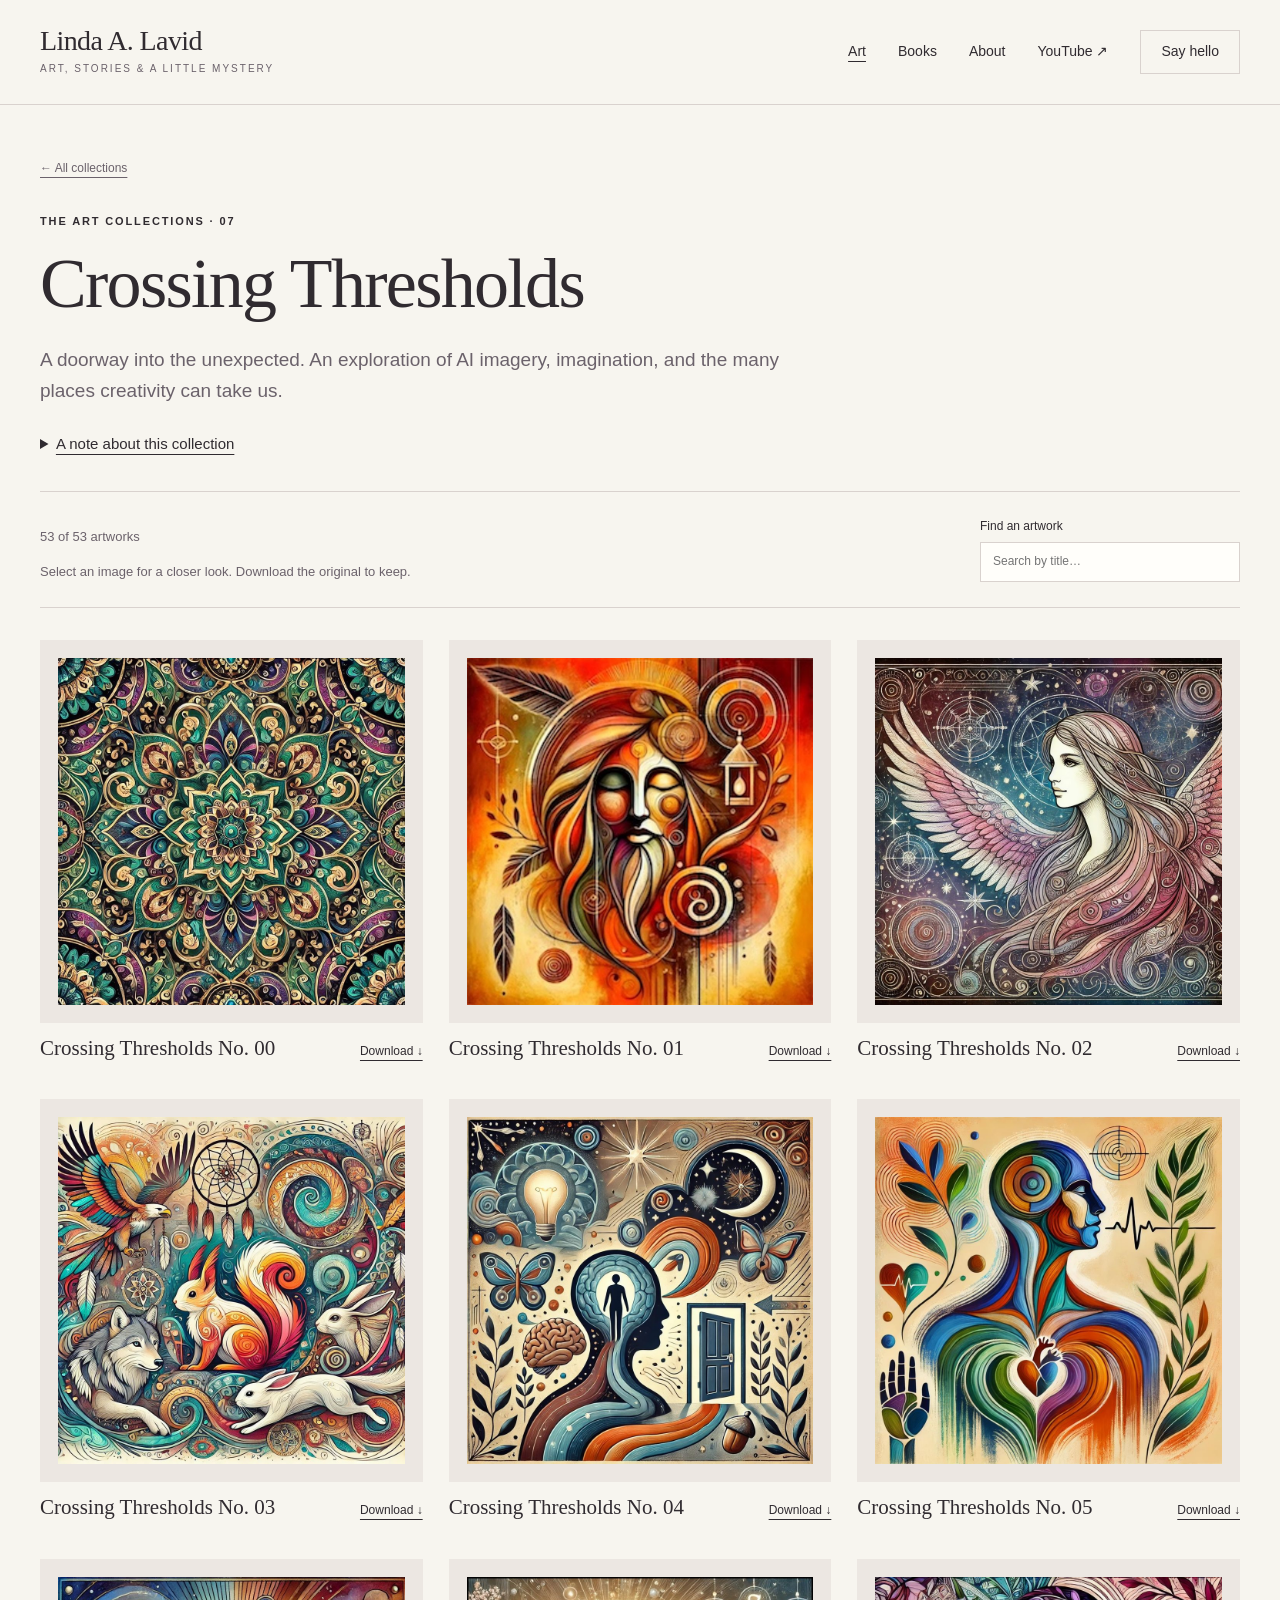
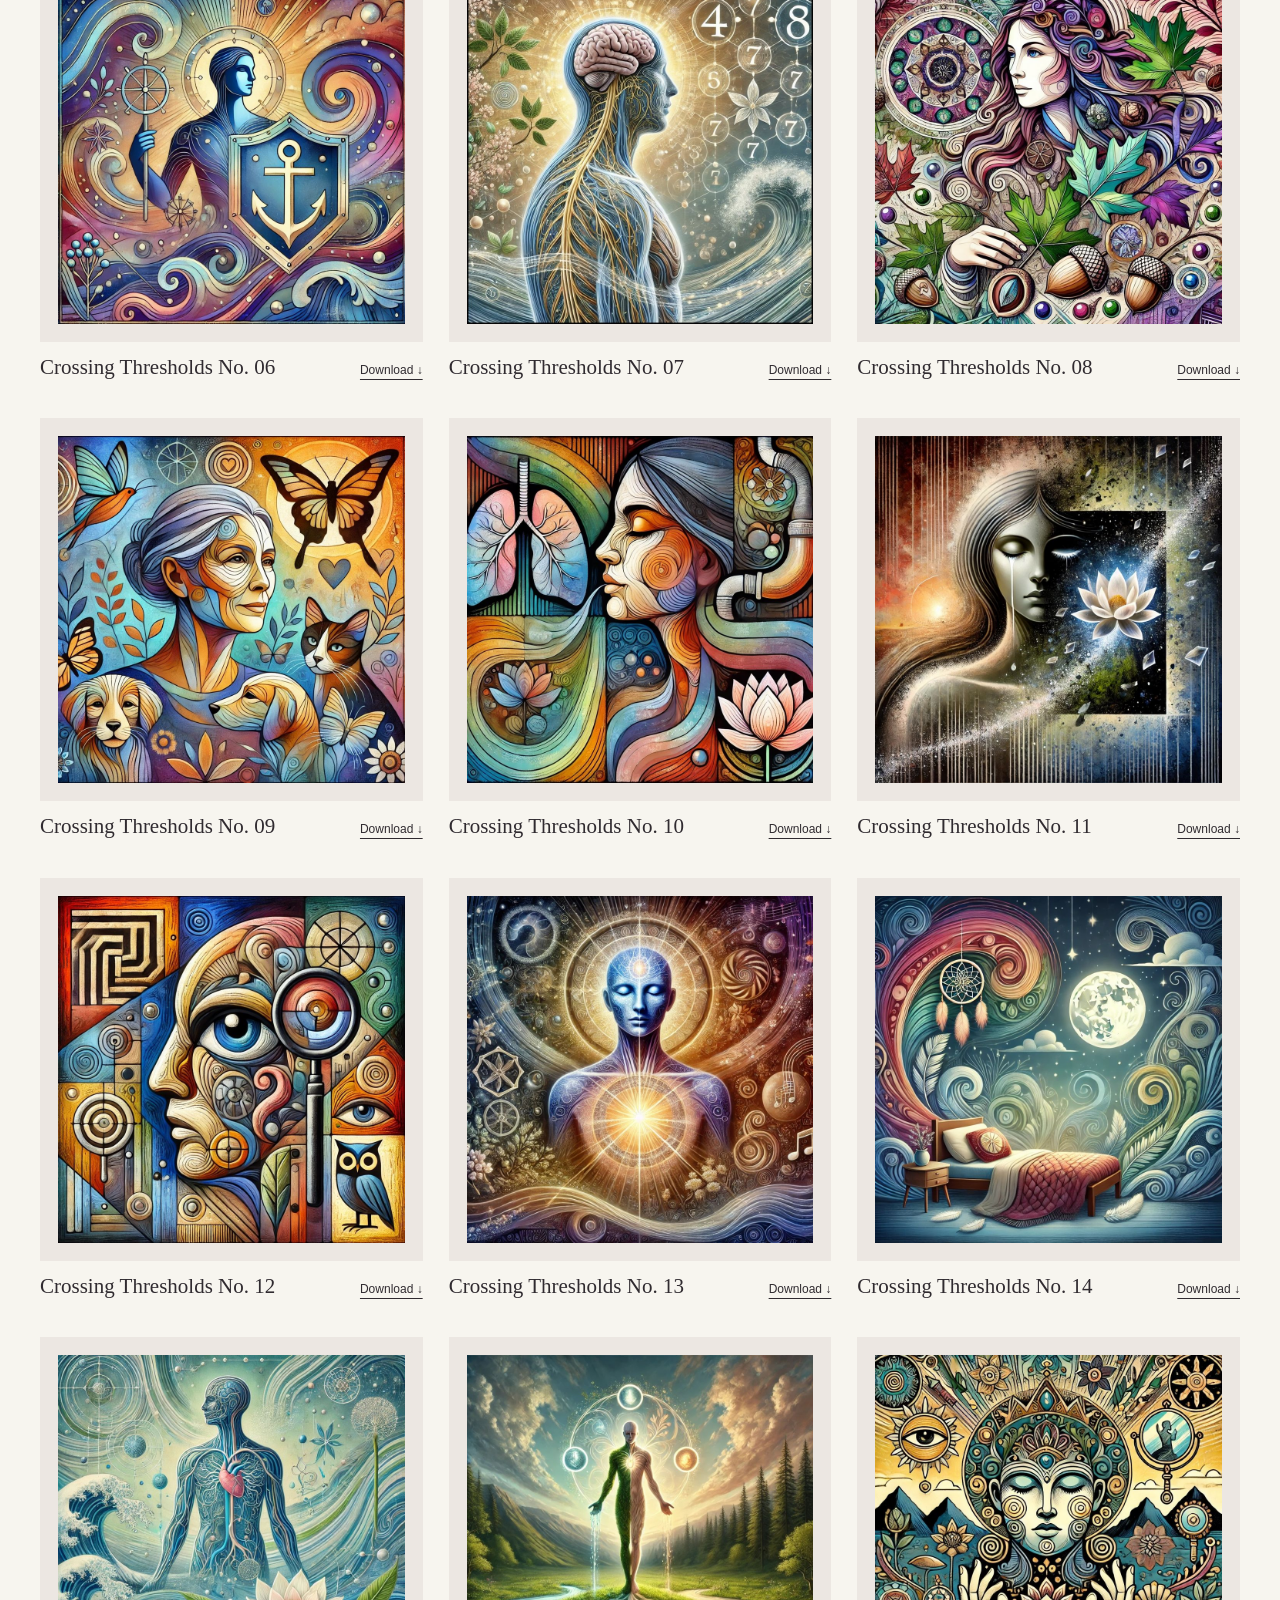
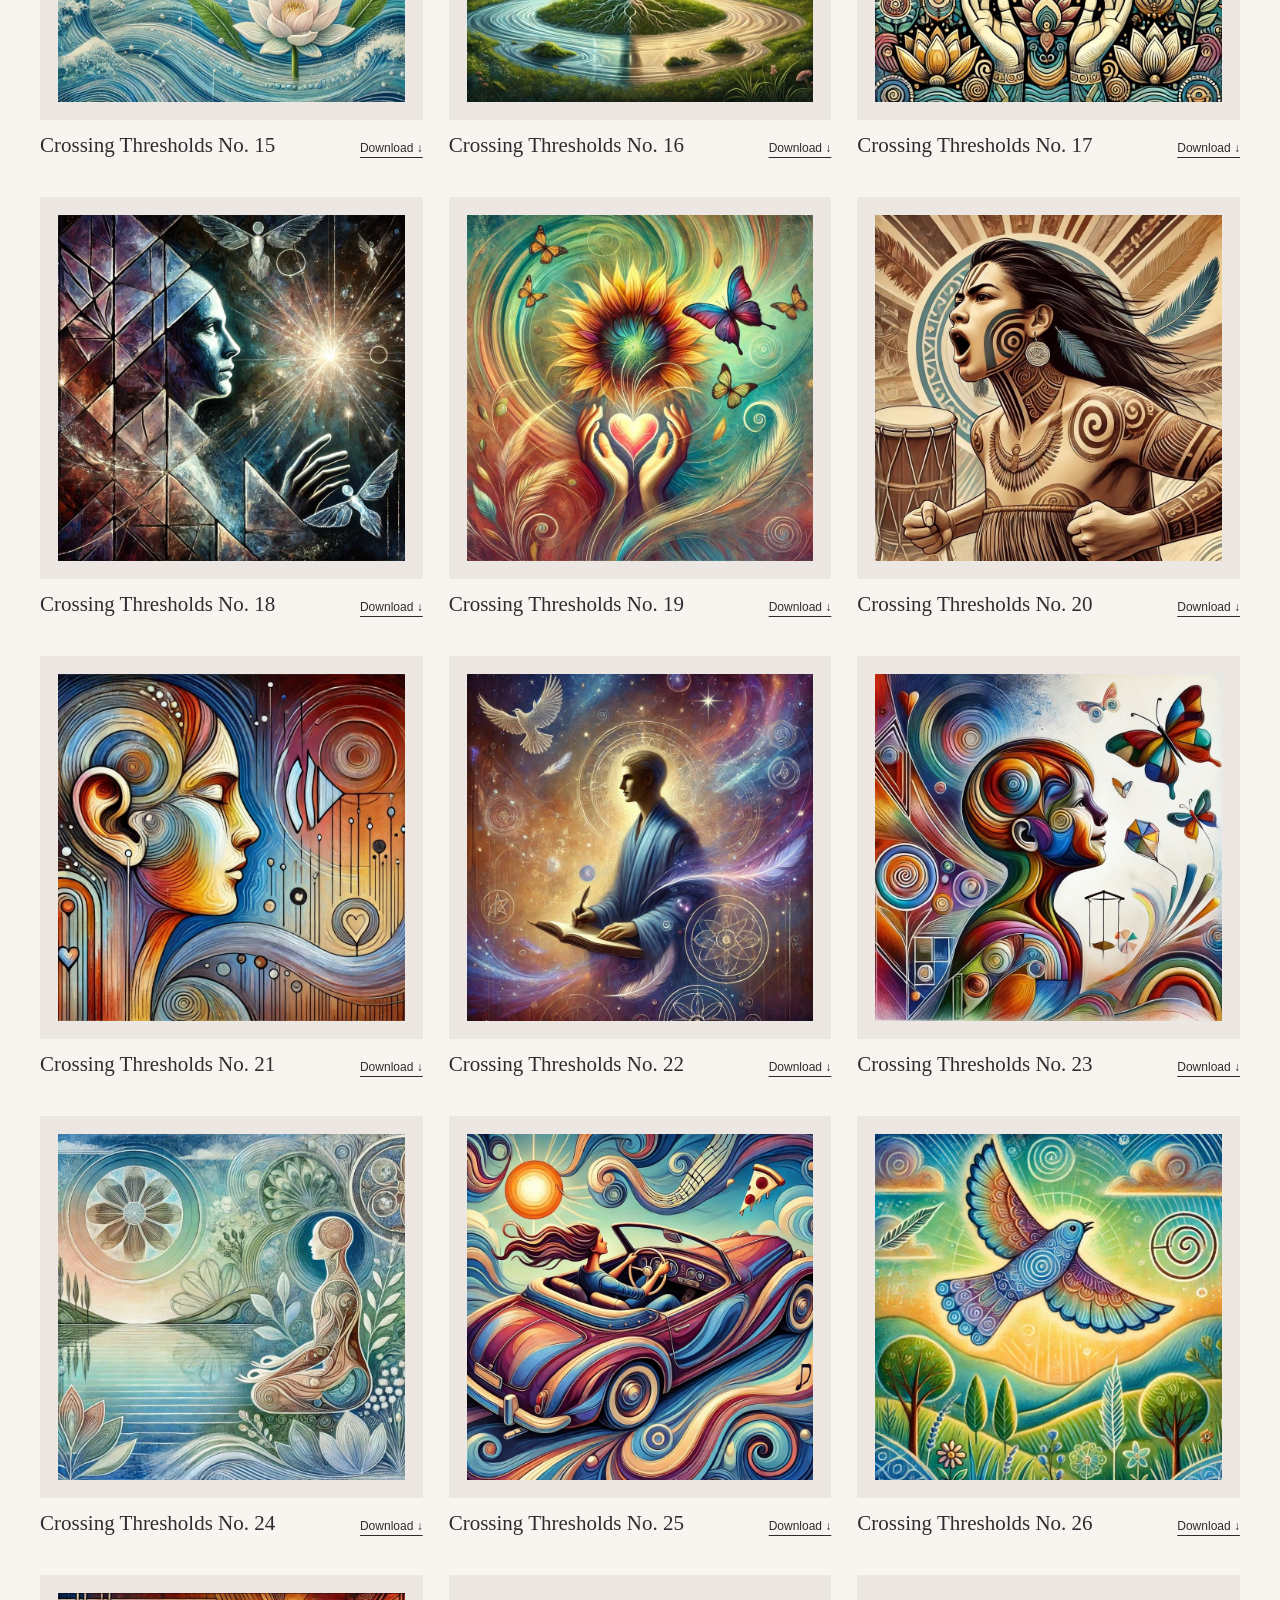
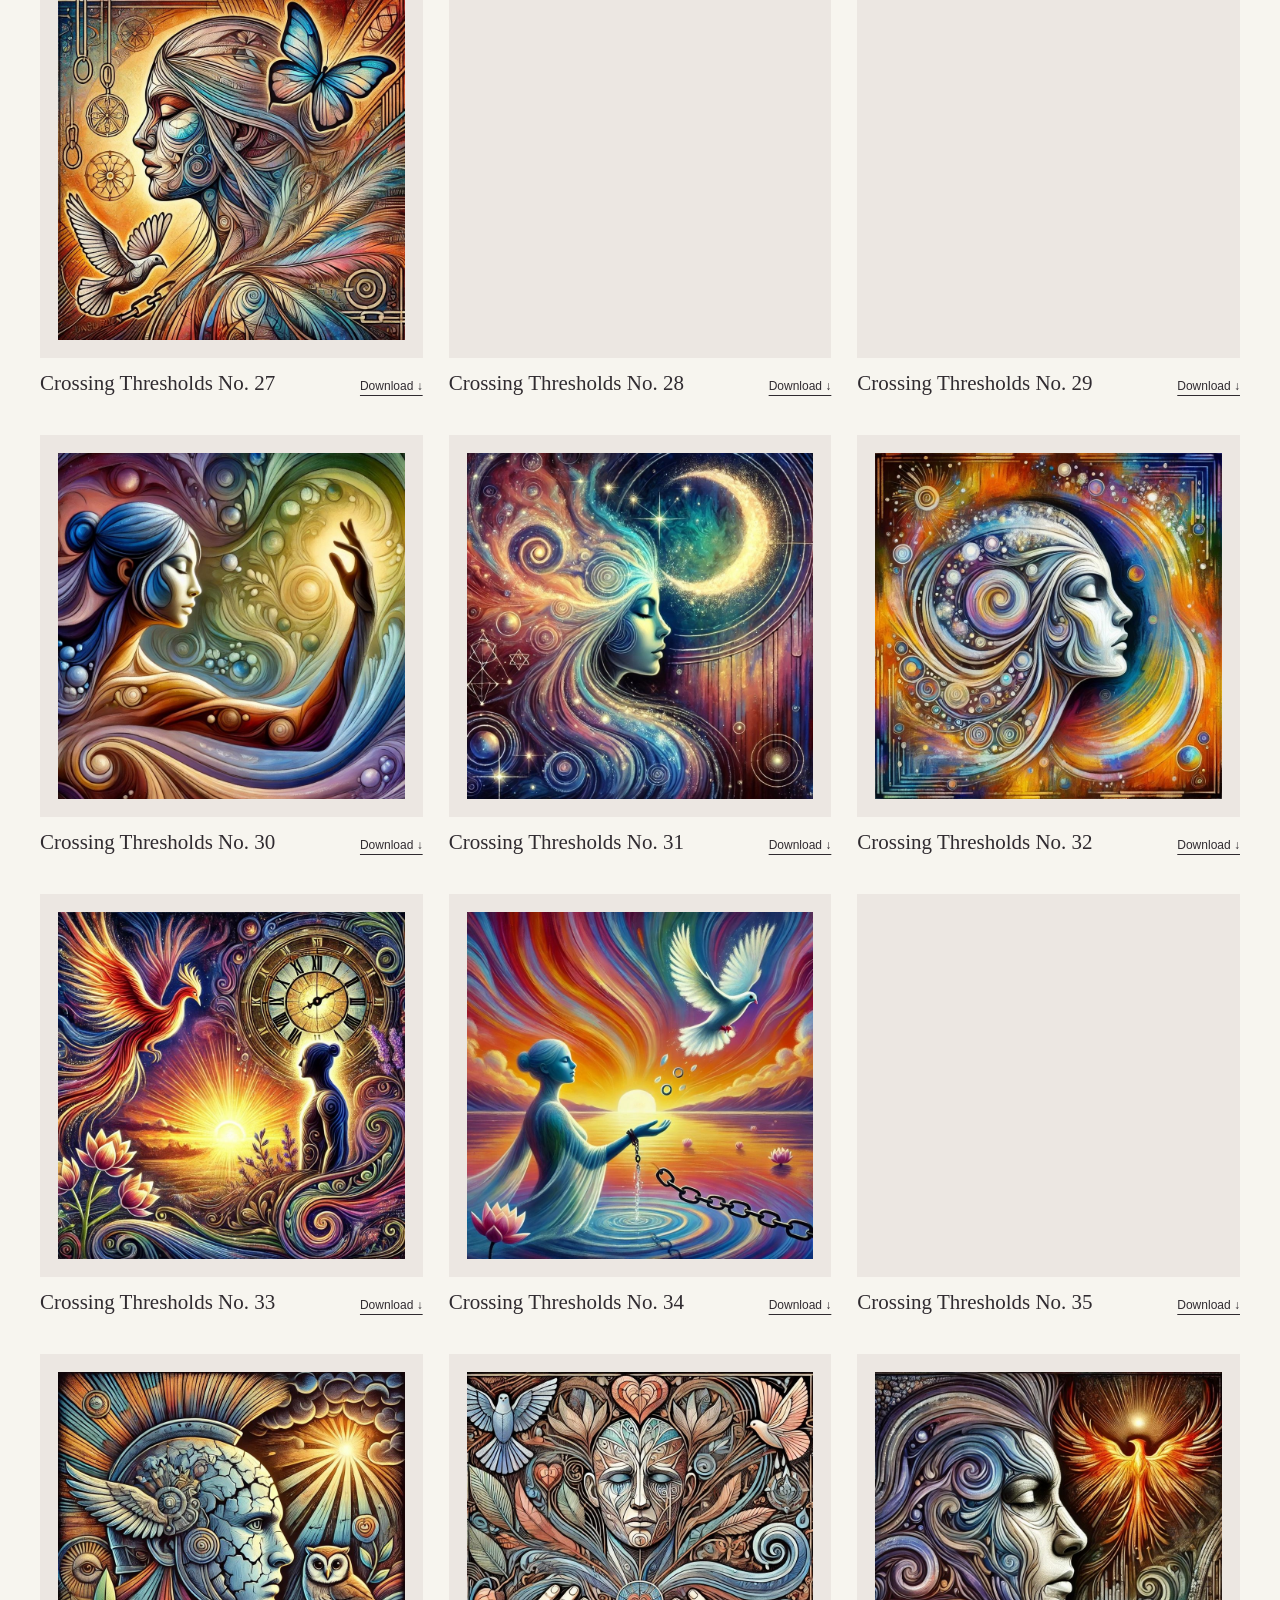
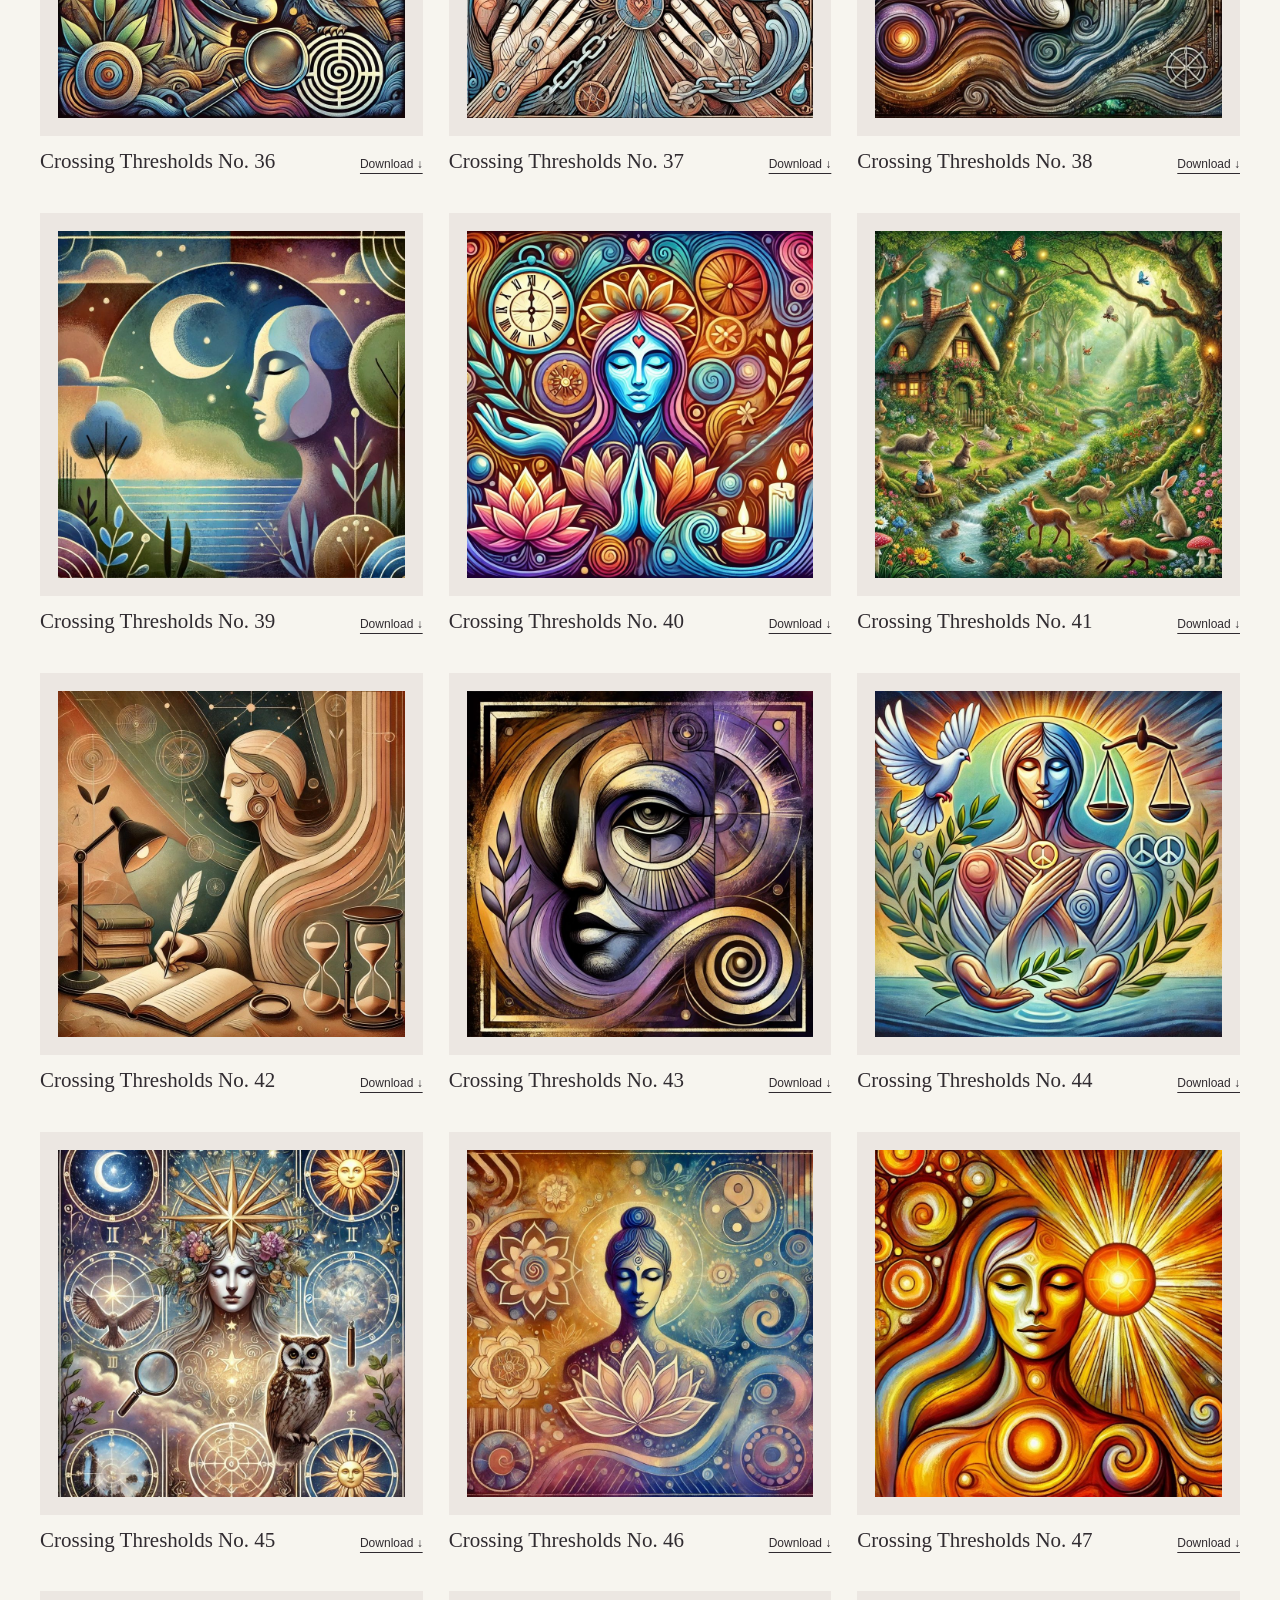
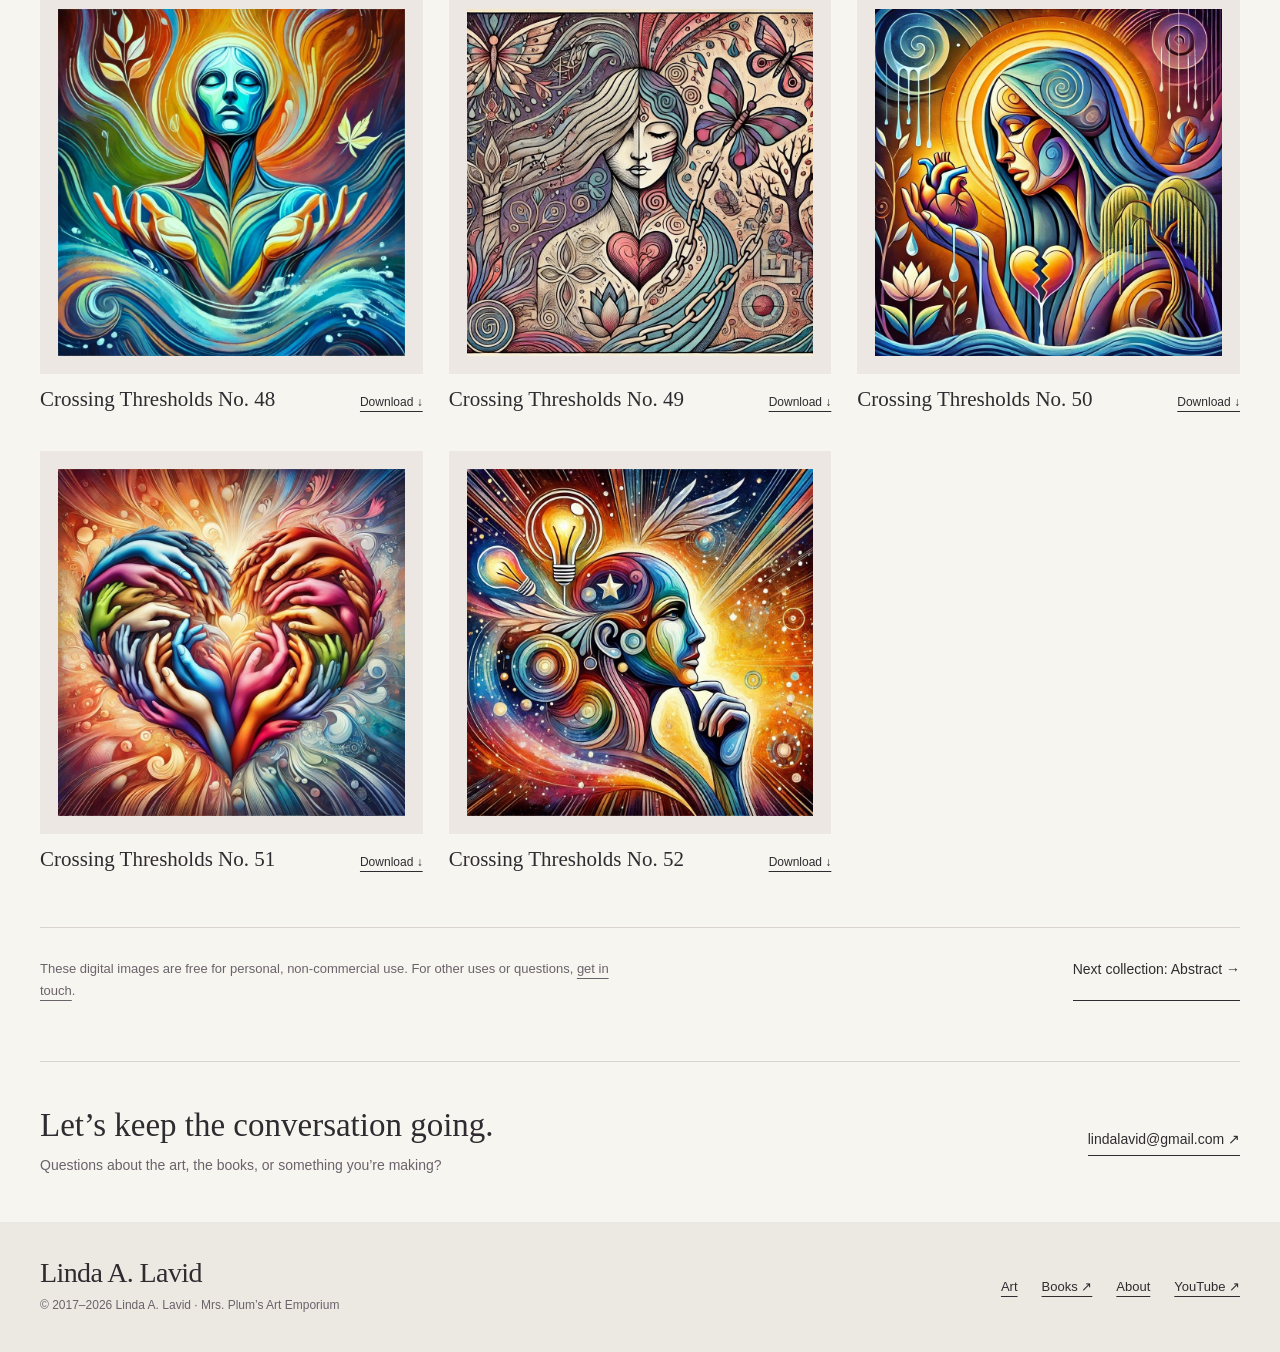
<file: crossing_thresholds.html>
<!doctype html>
 <html lang="en"><head><meta charset="utf-8"><meta name="viewport" content="width=device-width, initial-scale=1">
 <title>Crossing Thresholds | Linda A. Lavid</title><meta name="description" content="An exploration of AI imagery, imagination, and the many places creativity can take us.">
 <link rel="canonical" href="https://www.lindalavid.com/crossing_thresholds.html"><meta name="theme-color" content="#563749">
 <meta property="og:type" content="website"><meta property="og:title" content="Crossing Thresholds | Linda A. Lavid"><meta property="og:description" content="An exploration of AI imagery, imagination, and the many places creativity can take us."><meta property="og:url" content="https://www.lindalavid.com/crossing_thresholds.html"><meta property="og:image" content="https://www.lindalavid.com/assets/previews/crossing_thresholds-01.jpg">
 <link rel="icon" href="assets/favicon.svg" type="image/svg+xml"><link rel="stylesheet" href="assets/styles/site.css"><script defer src="assets/scripts/site.js"></script></head><body>
 <a class="skip-link" href="#main">Skip to content</a>
 <header class="site-header"><div class="wrap header-inner">
 <a class="brand" href="index.html" aria-label="Linda A. Lavid home"><span class="brand-name">Linda A. Lavid</span><span class="brand-sub">Art, stories & a little mystery</span></a>
 <button class="menu-toggle" aria-expanded="false" aria-controls="site-nav">Menu</button>
 <nav class="site-nav" id="site-nav" aria-label="Main navigation"><a href="index.html#collections" aria-current="page">Art</a><a href="index.html#books">Books</a><a href="about.html">About</a><a href="https://www.youtube.com/channel/UCeq5Df1fC-q9gi-4vWOq-DA" target="_blank" rel="noopener">YouTube ↗</a><a class="contact-link" href="mailto:lindalavid@gmail.com">Say hello</a></nav>
 </div></header><main id="main"><div class="wrap"><header class="page-heading"><a class="breadcrumb" href="index.html#collections">← All collections</a><p class="eyebrow">The art collections · 07</p><h1>Crossing Thresholds</h1><p class="intro">A doorway into the unexpected. An exploration of AI imagery, imagination, and the many places creativity can take us.</p><details class="collection-note"><summary>A note about this collection</summary><div class="note-body">
  
  <h4>Our Journey into AI Creativity</h4>
  <p>
    In the same way that painting once opened a new path for us, so too has the world of artificial intelligence. These images were generated using AI—not as a replacement for imagination, but as an extension of it. Each one feels like a doorway into something unexpected, reminding us that creativity can come from many places.

    We offer them here for personal use—whether you’d like to add them to your journal, keep them as digital wallpapers, or adapt them for your own art projects. They are free to use and share, meant simply to inspire reflection, play, and wonder.
    &nbsp;&nbsp;
    <i>Please enjoy and use freely for non-commercial purposes.</i>
  </p></div></details></header><div class="gallery-tools"><div><p data-result-count aria-live="polite">53 of 53 artworks</p><p>Select an image for a closer look. Download the original to keep.</p></div><label class="search-field" for="art-search">Find an artwork<input type="search" id="art-search" placeholder="Search by title…" autocomplete="off"></label></div><noscript><p class="no-js-note">Select an artwork to open its preview. Search and the image viewer work with JavaScript enabled.</p></noscript><div class="art-grid"><article class="artwork" data-title="Crossing Thresholds No. 00"><a class="artwork-image" href="assets/previews/crossing_thresholds-00.jpg" data-lightbox data-title="Crossing Thresholds No. 00" data-source="images/crossing_thresholds/00.jpg" aria-label="Preview Crossing Thresholds No. 00"><img src="assets/previews/crossing_thresholds-00.jpg" alt="Crossing Thresholds No. 00" width="1024" height="1024" loading="lazy" decoding="async" ></a><div class="artwork-meta"><h2>Crossing Thresholds No. 00</h2><a class="download-link" href="images/crossing_thresholds/00.jpg" data-original="images/crossing_thresholds/00.jpg" download aria-label="Download Crossing Thresholds No. 00">Download ↓</a></div></article><article class="artwork" data-title="Crossing Thresholds No. 01"><a class="artwork-image" href="assets/previews/crossing_thresholds-01.jpg" data-lightbox data-title="Crossing Thresholds No. 01" data-source="images/crossing_thresholds/01.jpg" aria-label="Preview Crossing Thresholds No. 01"><img src="assets/previews/crossing_thresholds-01.jpg" alt="Crossing Thresholds No. 01" width="1024" height="1024" loading="lazy" decoding="async" ></a><div class="artwork-meta"><h2>Crossing Thresholds No. 01</h2><a class="download-link" href="images/crossing_thresholds/01.jpg" data-original="images/crossing_thresholds/01.jpg" download aria-label="Download Crossing Thresholds No. 01">Download ↓</a></div></article><article class="artwork" data-title="Crossing Thresholds No. 02"><a class="artwork-image" href="assets/previews/crossing_thresholds-02.jpg" data-lightbox data-title="Crossing Thresholds No. 02" data-source="images/crossing_thresholds/02.jpg" aria-label="Preview Crossing Thresholds No. 02"><img src="assets/previews/crossing_thresholds-02.jpg" alt="Crossing Thresholds No. 02" width="1024" height="1024" loading="lazy" decoding="async" ></a><div class="artwork-meta"><h2>Crossing Thresholds No. 02</h2><a class="download-link" href="images/crossing_thresholds/02.jpg" data-original="images/crossing_thresholds/02.jpg" download aria-label="Download Crossing Thresholds No. 02">Download ↓</a></div></article><article class="artwork" data-title="Crossing Thresholds No. 03"><a class="artwork-image" href="assets/previews/crossing_thresholds-03.jpg" data-lightbox data-title="Crossing Thresholds No. 03" data-source="images/crossing_thresholds/03.jpg" aria-label="Preview Crossing Thresholds No. 03"><img src="assets/previews/crossing_thresholds-03.jpg" alt="Crossing Thresholds No. 03" width="1024" height="1024" loading="lazy" decoding="async" ></a><div class="artwork-meta"><h2>Crossing Thresholds No. 03</h2><a class="download-link" href="images/crossing_thresholds/03.jpg" data-original="images/crossing_thresholds/03.jpg" download aria-label="Download Crossing Thresholds No. 03">Download ↓</a></div></article><article class="artwork" data-title="Crossing Thresholds No. 04"><a class="artwork-image" href="assets/previews/crossing_thresholds-04.jpg" data-lightbox data-title="Crossing Thresholds No. 04" data-source="images/crossing_thresholds/04.jpg" aria-label="Preview Crossing Thresholds No. 04"><img src="assets/previews/crossing_thresholds-04.jpg" alt="Crossing Thresholds No. 04" width="1024" height="1024" loading="lazy" decoding="async" ></a><div class="artwork-meta"><h2>Crossing Thresholds No. 04</h2><a class="download-link" href="images/crossing_thresholds/04.jpg" data-original="images/crossing_thresholds/04.jpg" download aria-label="Download Crossing Thresholds No. 04">Download ↓</a></div></article><article class="artwork" data-title="Crossing Thresholds No. 05"><a class="artwork-image" href="assets/previews/crossing_thresholds-05.jpg" data-lightbox data-title="Crossing Thresholds No. 05" data-source="images/crossing_thresholds/05.jpg" aria-label="Preview Crossing Thresholds No. 05"><img src="assets/previews/crossing_thresholds-05.jpg" alt="Crossing Thresholds No. 05" width="1024" height="1024" loading="lazy" decoding="async" ></a><div class="artwork-meta"><h2>Crossing Thresholds No. 05</h2><a class="download-link" href="images/crossing_thresholds/05.jpg" data-original="images/crossing_thresholds/05.jpg" download aria-label="Download Crossing Thresholds No. 05">Download ↓</a></div></article><article class="artwork" data-title="Crossing Thresholds No. 06"><a class="artwork-image" href="assets/previews/crossing_thresholds-06.jpg" data-lightbox data-title="Crossing Thresholds No. 06" data-source="images/crossing_thresholds/06.jpg" aria-label="Preview Crossing Thresholds No. 06"><img src="assets/previews/crossing_thresholds-06.jpg" alt="Crossing Thresholds No. 06" width="1024" height="1024" loading="lazy" decoding="async" ></a><div class="artwork-meta"><h2>Crossing Thresholds No. 06</h2><a class="download-link" href="images/crossing_thresholds/06.jpg" data-original="images/crossing_thresholds/06.jpg" download aria-label="Download Crossing Thresholds No. 06">Download ↓</a></div></article><article class="artwork" data-title="Crossing Thresholds No. 07"><a class="artwork-image" href="assets/previews/crossing_thresholds-07.jpg" data-lightbox data-title="Crossing Thresholds No. 07" data-source="images/crossing_thresholds/07.jpg" aria-label="Preview Crossing Thresholds No. 07"><img src="assets/previews/crossing_thresholds-07.jpg" alt="Crossing Thresholds No. 07" width="1028" height="1028" loading="lazy" decoding="async" ></a><div class="artwork-meta"><h2>Crossing Thresholds No. 07</h2><a class="download-link" href="images/crossing_thresholds/07.jpg" data-original="images/crossing_thresholds/07.jpg" download aria-label="Download Crossing Thresholds No. 07">Download ↓</a></div></article><article class="artwork" data-title="Crossing Thresholds No. 08"><a class="artwork-image" href="assets/previews/crossing_thresholds-08.jpg" data-lightbox data-title="Crossing Thresholds No. 08" data-source="images/crossing_thresholds/08.jpg" aria-label="Preview Crossing Thresholds No. 08"><img src="assets/previews/crossing_thresholds-08.jpg" alt="Crossing Thresholds No. 08" width="1024" height="1024" loading="lazy" decoding="async" ></a><div class="artwork-meta"><h2>Crossing Thresholds No. 08</h2><a class="download-link" href="images/crossing_thresholds/08.jpg" data-original="images/crossing_thresholds/08.jpg" download aria-label="Download Crossing Thresholds No. 08">Download ↓</a></div></article><article class="artwork" data-title="Crossing Thresholds No. 09"><a class="artwork-image" href="assets/previews/crossing_thresholds-09.jpg" data-lightbox data-title="Crossing Thresholds No. 09" data-source="images/crossing_thresholds/09.jpg" aria-label="Preview Crossing Thresholds No. 09"><img src="assets/previews/crossing_thresholds-09.jpg" alt="Crossing Thresholds No. 09" width="1024" height="1024" loading="lazy" decoding="async" ></a><div class="artwork-meta"><h2>Crossing Thresholds No. 09</h2><a class="download-link" href="images/crossing_thresholds/09.jpg" data-original="images/crossing_thresholds/09.jpg" download aria-label="Download Crossing Thresholds No. 09">Download ↓</a></div></article><article class="artwork" data-title="Crossing Thresholds No. 10"><a class="artwork-image" href="assets/previews/crossing_thresholds-10.jpg" data-lightbox data-title="Crossing Thresholds No. 10" data-source="images/crossing_thresholds/10.jpg" aria-label="Preview Crossing Thresholds No. 10"><img src="assets/previews/crossing_thresholds-10.jpg" alt="Crossing Thresholds No. 10" width="1024" height="1024" loading="lazy" decoding="async" ></a><div class="artwork-meta"><h2>Crossing Thresholds No. 10</h2><a class="download-link" href="images/crossing_thresholds/10.jpg" data-original="images/crossing_thresholds/10.jpg" download aria-label="Download Crossing Thresholds No. 10">Download ↓</a></div></article><article class="artwork" data-title="Crossing Thresholds No. 11"><a class="artwork-image" href="assets/previews/crossing_thresholds-11.jpg" data-lightbox data-title="Crossing Thresholds No. 11" data-source="images/crossing_thresholds/11.jpg" aria-label="Preview Crossing Thresholds No. 11"><img src="assets/previews/crossing_thresholds-11.jpg" alt="Crossing Thresholds No. 11" width="1024" height="1024" loading="lazy" decoding="async" ></a><div class="artwork-meta"><h2>Crossing Thresholds No. 11</h2><a class="download-link" href="images/crossing_thresholds/11.jpg" data-original="images/crossing_thresholds/11.jpg" download aria-label="Download Crossing Thresholds No. 11">Download ↓</a></div></article><article class="artwork" data-title="Crossing Thresholds No. 12"><a class="artwork-image" href="assets/previews/crossing_thresholds-12.jpg" data-lightbox data-title="Crossing Thresholds No. 12" data-source="images/crossing_thresholds/12.jpg" aria-label="Preview Crossing Thresholds No. 12"><img src="assets/previews/crossing_thresholds-12.jpg" alt="Crossing Thresholds No. 12" width="1024" height="1024" loading="lazy" decoding="async" ></a><div class="artwork-meta"><h2>Crossing Thresholds No. 12</h2><a class="download-link" href="images/crossing_thresholds/12.jpg" data-original="images/crossing_thresholds/12.jpg" download aria-label="Download Crossing Thresholds No. 12">Download ↓</a></div></article><article class="artwork" data-title="Crossing Thresholds No. 13"><a class="artwork-image" href="assets/previews/crossing_thresholds-13.jpg" data-lightbox data-title="Crossing Thresholds No. 13" data-source="images/crossing_thresholds/13.jpg" aria-label="Preview Crossing Thresholds No. 13"><img src="assets/previews/crossing_thresholds-13.jpg" alt="Crossing Thresholds No. 13" width="1024" height="1024" loading="lazy" decoding="async" ></a><div class="artwork-meta"><h2>Crossing Thresholds No. 13</h2><a class="download-link" href="images/crossing_thresholds/13.jpg" data-original="images/crossing_thresholds/13.jpg" download aria-label="Download Crossing Thresholds No. 13">Download ↓</a></div></article><article class="artwork" data-title="Crossing Thresholds No. 14"><a class="artwork-image" href="assets/previews/crossing_thresholds-14.jpg" data-lightbox data-title="Crossing Thresholds No. 14" data-source="images/crossing_thresholds/14.jpg" aria-label="Preview Crossing Thresholds No. 14"><img src="assets/previews/crossing_thresholds-14.jpg" alt="Crossing Thresholds No. 14" width="1024" height="1024" loading="lazy" decoding="async" ></a><div class="artwork-meta"><h2>Crossing Thresholds No. 14</h2><a class="download-link" href="images/crossing_thresholds/14.jpg" data-original="images/crossing_thresholds/14.jpg" download aria-label="Download Crossing Thresholds No. 14">Download ↓</a></div></article><article class="artwork" data-title="Crossing Thresholds No. 15"><a class="artwork-image" href="assets/previews/crossing_thresholds-15.jpg" data-lightbox data-title="Crossing Thresholds No. 15" data-source="images/crossing_thresholds/15.jpg" aria-label="Preview Crossing Thresholds No. 15"><img src="assets/previews/crossing_thresholds-15.jpg" alt="Crossing Thresholds No. 15" width="1024" height="1024" loading="lazy" decoding="async" ></a><div class="artwork-meta"><h2>Crossing Thresholds No. 15</h2><a class="download-link" href="images/crossing_thresholds/15.jpg" data-original="images/crossing_thresholds/15.jpg" download aria-label="Download Crossing Thresholds No. 15">Download ↓</a></div></article><article class="artwork" data-title="Crossing Thresholds No. 16"><a class="artwork-image" href="assets/previews/crossing_thresholds-16.jpg" data-lightbox data-title="Crossing Thresholds No. 16" data-source="images/crossing_thresholds/16.jpg" aria-label="Preview Crossing Thresholds No. 16"><img src="assets/previews/crossing_thresholds-16.jpg" alt="Crossing Thresholds No. 16" width="1024" height="1024" loading="lazy" decoding="async" ></a><div class="artwork-meta"><h2>Crossing Thresholds No. 16</h2><a class="download-link" href="images/crossing_thresholds/16.jpg" data-original="images/crossing_thresholds/16.jpg" download aria-label="Download Crossing Thresholds No. 16">Download ↓</a></div></article><article class="artwork" data-title="Crossing Thresholds No. 17"><a class="artwork-image" href="assets/previews/crossing_thresholds-17.jpg" data-lightbox data-title="Crossing Thresholds No. 17" data-source="images/crossing_thresholds/17.jpg" aria-label="Preview Crossing Thresholds No. 17"><img src="assets/previews/crossing_thresholds-17.jpg" alt="Crossing Thresholds No. 17" width="1024" height="1024" loading="lazy" decoding="async" ></a><div class="artwork-meta"><h2>Crossing Thresholds No. 17</h2><a class="download-link" href="images/crossing_thresholds/17.jpg" data-original="images/crossing_thresholds/17.jpg" download aria-label="Download Crossing Thresholds No. 17">Download ↓</a></div></article><article class="artwork" data-title="Crossing Thresholds No. 18"><a class="artwork-image" href="assets/previews/crossing_thresholds-18.jpg" data-lightbox data-title="Crossing Thresholds No. 18" data-source="images/crossing_thresholds/18.jpg" aria-label="Preview Crossing Thresholds No. 18"><img src="assets/previews/crossing_thresholds-18.jpg" alt="Crossing Thresholds No. 18" width="1024" height="1024" loading="lazy" decoding="async" ></a><div class="artwork-meta"><h2>Crossing Thresholds No. 18</h2><a class="download-link" href="images/crossing_thresholds/18.jpg" data-original="images/crossing_thresholds/18.jpg" download aria-label="Download Crossing Thresholds No. 18">Download ↓</a></div></article><article class="artwork" data-title="Crossing Thresholds No. 19"><a class="artwork-image" href="assets/previews/crossing_thresholds-19.jpg" data-lightbox data-title="Crossing Thresholds No. 19" data-source="images/crossing_thresholds/19.jpg" aria-label="Preview Crossing Thresholds No. 19"><img src="assets/previews/crossing_thresholds-19.jpg" alt="Crossing Thresholds No. 19" width="1024" height="1024" loading="lazy" decoding="async" ></a><div class="artwork-meta"><h2>Crossing Thresholds No. 19</h2><a class="download-link" href="images/crossing_thresholds/19.jpg" data-original="images/crossing_thresholds/19.jpg" download aria-label="Download Crossing Thresholds No. 19">Download ↓</a></div></article><article class="artwork" data-title="Crossing Thresholds No. 20"><a class="artwork-image" href="assets/previews/crossing_thresholds-20.jpg" data-lightbox data-title="Crossing Thresholds No. 20" data-source="images/crossing_thresholds/20.jpg" aria-label="Preview Crossing Thresholds No. 20"><img src="assets/previews/crossing_thresholds-20.jpg" alt="Crossing Thresholds No. 20" width="1024" height="1024" loading="lazy" decoding="async" ></a><div class="artwork-meta"><h2>Crossing Thresholds No. 20</h2><a class="download-link" href="images/crossing_thresholds/20.jpg" data-original="images/crossing_thresholds/20.jpg" download aria-label="Download Crossing Thresholds No. 20">Download ↓</a></div></article><article class="artwork" data-title="Crossing Thresholds No. 21"><a class="artwork-image" href="assets/previews/crossing_thresholds-21.jpg" data-lightbox data-title="Crossing Thresholds No. 21" data-source="images/crossing_thresholds/21.jpg" aria-label="Preview Crossing Thresholds No. 21"><img src="assets/previews/crossing_thresholds-21.jpg" alt="Crossing Thresholds No. 21" width="1024" height="1024" loading="lazy" decoding="async" ></a><div class="artwork-meta"><h2>Crossing Thresholds No. 21</h2><a class="download-link" href="images/crossing_thresholds/21.jpg" data-original="images/crossing_thresholds/21.jpg" download aria-label="Download Crossing Thresholds No. 21">Download ↓</a></div></article><article class="artwork" data-title="Crossing Thresholds No. 22"><a class="artwork-image" href="assets/previews/crossing_thresholds-22.jpg" data-lightbox data-title="Crossing Thresholds No. 22" data-source="images/crossing_thresholds/22.jpg" aria-label="Preview Crossing Thresholds No. 22"><img src="assets/previews/crossing_thresholds-22.jpg" alt="Crossing Thresholds No. 22" width="1024" height="1024" loading="lazy" decoding="async" ></a><div class="artwork-meta"><h2>Crossing Thresholds No. 22</h2><a class="download-link" href="images/crossing_thresholds/22.jpg" data-original="images/crossing_thresholds/22.jpg" download aria-label="Download Crossing Thresholds No. 22">Download ↓</a></div></article><article class="artwork" data-title="Crossing Thresholds No. 23"><a class="artwork-image" href="assets/previews/crossing_thresholds-23.jpg" data-lightbox data-title="Crossing Thresholds No. 23" data-source="images/crossing_thresholds/23.jpg" aria-label="Preview Crossing Thresholds No. 23"><img src="assets/previews/crossing_thresholds-23.jpg" alt="Crossing Thresholds No. 23" width="1024" height="1024" loading="lazy" decoding="async" ></a><div class="artwork-meta"><h2>Crossing Thresholds No. 23</h2><a class="download-link" href="images/crossing_thresholds/23.jpg" data-original="images/crossing_thresholds/23.jpg" download aria-label="Download Crossing Thresholds No. 23">Download ↓</a></div></article><article class="artwork" data-title="Crossing Thresholds No. 24"><a class="artwork-image" href="assets/previews/crossing_thresholds-24.jpg" data-lightbox data-title="Crossing Thresholds No. 24" data-source="images/crossing_thresholds/24.jpg" aria-label="Preview Crossing Thresholds No. 24"><img src="assets/previews/crossing_thresholds-24.jpg" alt="Crossing Thresholds No. 24" width="1024" height="1024" loading="lazy" decoding="async" ></a><div class="artwork-meta"><h2>Crossing Thresholds No. 24</h2><a class="download-link" href="images/crossing_thresholds/24.jpg" data-original="images/crossing_thresholds/24.jpg" download aria-label="Download Crossing Thresholds No. 24">Download ↓</a></div></article><article class="artwork" data-title="Crossing Thresholds No. 25"><a class="artwork-image" href="assets/previews/crossing_thresholds-25.jpg" data-lightbox data-title="Crossing Thresholds No. 25" data-source="images/crossing_thresholds/25.jpg" aria-label="Preview Crossing Thresholds No. 25"><img src="assets/previews/crossing_thresholds-25.jpg" alt="Crossing Thresholds No. 25" width="1024" height="1024" loading="lazy" decoding="async" ></a><div class="artwork-meta"><h2>Crossing Thresholds No. 25</h2><a class="download-link" href="images/crossing_thresholds/25.jpg" data-original="images/crossing_thresholds/25.jpg" download aria-label="Download Crossing Thresholds No. 25">Download ↓</a></div></article><article class="artwork" data-title="Crossing Thresholds No. 26"><a class="artwork-image" href="assets/previews/crossing_thresholds-26.jpg" data-lightbox data-title="Crossing Thresholds No. 26" data-source="images/crossing_thresholds/26.jpg" aria-label="Preview Crossing Thresholds No. 26"><img src="assets/previews/crossing_thresholds-26.jpg" alt="Crossing Thresholds No. 26" width="1024" height="1024" loading="lazy" decoding="async" ></a><div class="artwork-meta"><h2>Crossing Thresholds No. 26</h2><a class="download-link" href="images/crossing_thresholds/26.jpg" data-original="images/crossing_thresholds/26.jpg" download aria-label="Download Crossing Thresholds No. 26">Download ↓</a></div></article><article class="artwork" data-title="Crossing Thresholds No. 27"><a class="artwork-image" href="assets/previews/crossing_thresholds-27.jpg" data-lightbox data-title="Crossing Thresholds No. 27" data-source="images/crossing_thresholds/27.jpg" aria-label="Preview Crossing Thresholds No. 27"><img src="assets/previews/crossing_thresholds-27.jpg" alt="Crossing Thresholds No. 27" width="1024" height="1024" loading="lazy" decoding="async" ></a><div class="artwork-meta"><h2>Crossing Thresholds No. 27</h2><a class="download-link" href="images/crossing_thresholds/27.jpg" data-original="images/crossing_thresholds/27.jpg" download aria-label="Download Crossing Thresholds No. 27">Download ↓</a></div></article><article class="artwork" data-title="Crossing Thresholds No. 28"><a class="artwork-image" href="assets/previews/crossing_thresholds-28.jpg" data-lightbox data-title="Crossing Thresholds No. 28" data-source="images/crossing_thresholds/28.jpg" aria-label="Preview Crossing Thresholds No. 28"><img src="assets/previews/crossing_thresholds-28.jpg" alt="Crossing Thresholds No. 28" width="1024" height="1024" loading="lazy" decoding="async" ></a><div class="artwork-meta"><h2>Crossing Thresholds No. 28</h2><a class="download-link" href="images/crossing_thresholds/28.jpg" data-original="images/crossing_thresholds/28.jpg" download aria-label="Download Crossing Thresholds No. 28">Download ↓</a></div></article><article class="artwork" data-title="Crossing Thresholds No. 29"><a class="artwork-image" href="assets/previews/crossing_thresholds-29.jpg" data-lightbox data-title="Crossing Thresholds No. 29" data-source="images/crossing_thresholds/29.jpg" aria-label="Preview Crossing Thresholds No. 29"><img src="assets/previews/crossing_thresholds-29.jpg" alt="Crossing Thresholds No. 29" width="1024" height="1024" loading="lazy" decoding="async" ></a><div class="artwork-meta"><h2>Crossing Thresholds No. 29</h2><a class="download-link" href="images/crossing_thresholds/29.jpg" data-original="images/crossing_thresholds/29.jpg" download aria-label="Download Crossing Thresholds No. 29">Download ↓</a></div></article><article class="artwork" data-title="Crossing Thresholds No. 30"><a class="artwork-image" href="assets/previews/crossing_thresholds-30.jpg" data-lightbox data-title="Crossing Thresholds No. 30" data-source="images/crossing_thresholds/30.jpg" aria-label="Preview Crossing Thresholds No. 30"><img src="assets/previews/crossing_thresholds-30.jpg" alt="Crossing Thresholds No. 30" width="1024" height="1024" loading="lazy" decoding="async" ></a><div class="artwork-meta"><h2>Crossing Thresholds No. 30</h2><a class="download-link" href="images/crossing_thresholds/30.jpg" data-original="images/crossing_thresholds/30.jpg" download aria-label="Download Crossing Thresholds No. 30">Download ↓</a></div></article><article class="artwork" data-title="Crossing Thresholds No. 31"><a class="artwork-image" href="assets/previews/crossing_thresholds-31.jpg" data-lightbox data-title="Crossing Thresholds No. 31" data-source="images/crossing_thresholds/31.jpg" aria-label="Preview Crossing Thresholds No. 31"><img src="assets/previews/crossing_thresholds-31.jpg" alt="Crossing Thresholds No. 31" width="1024" height="1024" loading="lazy" decoding="async" ></a><div class="artwork-meta"><h2>Crossing Thresholds No. 31</h2><a class="download-link" href="images/crossing_thresholds/31.jpg" data-original="images/crossing_thresholds/31.jpg" download aria-label="Download Crossing Thresholds No. 31">Download ↓</a></div></article><article class="artwork" data-title="Crossing Thresholds No. 32"><a class="artwork-image" href="assets/previews/crossing_thresholds-32.jpg" data-lightbox data-title="Crossing Thresholds No. 32" data-source="images/crossing_thresholds/32.jpg" aria-label="Preview Crossing Thresholds No. 32"><img src="assets/previews/crossing_thresholds-32.jpg" alt="Crossing Thresholds No. 32" width="1024" height="1024" loading="lazy" decoding="async" ></a><div class="artwork-meta"><h2>Crossing Thresholds No. 32</h2><a class="download-link" href="images/crossing_thresholds/32.jpg" data-original="images/crossing_thresholds/32.jpg" download aria-label="Download Crossing Thresholds No. 32">Download ↓</a></div></article><article class="artwork" data-title="Crossing Thresholds No. 33"><a class="artwork-image" href="assets/previews/crossing_thresholds-33.jpg" data-lightbox data-title="Crossing Thresholds No. 33" data-source="images/crossing_thresholds/33.jpg" aria-label="Preview Crossing Thresholds No. 33"><img src="assets/previews/crossing_thresholds-33.jpg" alt="Crossing Thresholds No. 33" width="1024" height="1024" loading="lazy" decoding="async" ></a><div class="artwork-meta"><h2>Crossing Thresholds No. 33</h2><a class="download-link" href="images/crossing_thresholds/33.jpg" data-original="images/crossing_thresholds/33.jpg" download aria-label="Download Crossing Thresholds No. 33">Download ↓</a></div></article><article class="artwork" data-title="Crossing Thresholds No. 34"><a class="artwork-image" href="assets/previews/crossing_thresholds-34.jpg" data-lightbox data-title="Crossing Thresholds No. 34" data-source="images/crossing_thresholds/34.jpg" aria-label="Preview Crossing Thresholds No. 34"><img src="assets/previews/crossing_thresholds-34.jpg" alt="Crossing Thresholds No. 34" width="1024" height="1024" loading="lazy" decoding="async" ></a><div class="artwork-meta"><h2>Crossing Thresholds No. 34</h2><a class="download-link" href="images/crossing_thresholds/34.jpg" data-original="images/crossing_thresholds/34.jpg" download aria-label="Download Crossing Thresholds No. 34">Download ↓</a></div></article><article class="artwork" data-title="Crossing Thresholds No. 35"><a class="artwork-image" href="assets/previews/crossing_thresholds-35.jpg" data-lightbox data-title="Crossing Thresholds No. 35" data-source="images/crossing_thresholds/35.jpg" aria-label="Preview Crossing Thresholds No. 35"><img src="assets/previews/crossing_thresholds-35.jpg" alt="Crossing Thresholds No. 35" width="1024" height="1024" loading="lazy" decoding="async" ></a><div class="artwork-meta"><h2>Crossing Thresholds No. 35</h2><a class="download-link" href="images/crossing_thresholds/35.jpg" data-original="images/crossing_thresholds/35.jpg" download aria-label="Download Crossing Thresholds No. 35">Download ↓</a></div></article><article class="artwork" data-title="Crossing Thresholds No. 36"><a class="artwork-image" href="assets/previews/crossing_thresholds-36.jpg" data-lightbox data-title="Crossing Thresholds No. 36" data-source="images/crossing_thresholds/36.jpg" aria-label="Preview Crossing Thresholds No. 36"><img src="assets/previews/crossing_thresholds-36.jpg" alt="Crossing Thresholds No. 36" width="1024" height="1024" loading="lazy" decoding="async" ></a><div class="artwork-meta"><h2>Crossing Thresholds No. 36</h2><a class="download-link" href="images/crossing_thresholds/36.jpg" data-original="images/crossing_thresholds/36.jpg" download aria-label="Download Crossing Thresholds No. 36">Download ↓</a></div></article><article class="artwork" data-title="Crossing Thresholds No. 37"><a class="artwork-image" href="assets/previews/crossing_thresholds-37.jpg" data-lightbox data-title="Crossing Thresholds No. 37" data-source="images/crossing_thresholds/37.jpg" aria-label="Preview Crossing Thresholds No. 37"><img src="assets/previews/crossing_thresholds-37.jpg" alt="Crossing Thresholds No. 37" width="1024" height="1024" loading="lazy" decoding="async" ></a><div class="artwork-meta"><h2>Crossing Thresholds No. 37</h2><a class="download-link" href="images/crossing_thresholds/37.jpg" data-original="images/crossing_thresholds/37.jpg" download aria-label="Download Crossing Thresholds No. 37">Download ↓</a></div></article><article class="artwork" data-title="Crossing Thresholds No. 38"><a class="artwork-image" href="assets/previews/crossing_thresholds-38.jpg" data-lightbox data-title="Crossing Thresholds No. 38" data-source="images/crossing_thresholds/38.jpg" aria-label="Preview Crossing Thresholds No. 38"><img src="assets/previews/crossing_thresholds-38.jpg" alt="Crossing Thresholds No. 38" width="1024" height="1024" loading="lazy" decoding="async" ></a><div class="artwork-meta"><h2>Crossing Thresholds No. 38</h2><a class="download-link" href="images/crossing_thresholds/38.jpg" data-original="images/crossing_thresholds/38.jpg" download aria-label="Download Crossing Thresholds No. 38">Download ↓</a></div></article><article class="artwork" data-title="Crossing Thresholds No. 39"><a class="artwork-image" href="assets/previews/crossing_thresholds-39.jpg" data-lightbox data-title="Crossing Thresholds No. 39" data-source="images/crossing_thresholds/39.jpg" aria-label="Preview Crossing Thresholds No. 39"><img src="assets/previews/crossing_thresholds-39.jpg" alt="Crossing Thresholds No. 39" width="1024" height="1024" loading="lazy" decoding="async" ></a><div class="artwork-meta"><h2>Crossing Thresholds No. 39</h2><a class="download-link" href="images/crossing_thresholds/39.jpg" data-original="images/crossing_thresholds/39.jpg" download aria-label="Download Crossing Thresholds No. 39">Download ↓</a></div></article><article class="artwork" data-title="Crossing Thresholds No. 40"><a class="artwork-image" href="assets/previews/crossing_thresholds-40.jpg" data-lightbox data-title="Crossing Thresholds No. 40" data-source="images/crossing_thresholds/40.jpg" aria-label="Preview Crossing Thresholds No. 40"><img src="assets/previews/crossing_thresholds-40.jpg" alt="Crossing Thresholds No. 40" width="1024" height="1024" loading="lazy" decoding="async" ></a><div class="artwork-meta"><h2>Crossing Thresholds No. 40</h2><a class="download-link" href="images/crossing_thresholds/40.jpg" data-original="images/crossing_thresholds/40.jpg" download aria-label="Download Crossing Thresholds No. 40">Download ↓</a></div></article><article class="artwork" data-title="Crossing Thresholds No. 41"><a class="artwork-image" href="assets/previews/crossing_thresholds-41.jpg" data-lightbox data-title="Crossing Thresholds No. 41" data-source="images/crossing_thresholds/41.jpg" aria-label="Preview Crossing Thresholds No. 41"><img src="assets/previews/crossing_thresholds-41.jpg" alt="Crossing Thresholds No. 41" width="1024" height="1024" loading="lazy" decoding="async" ></a><div class="artwork-meta"><h2>Crossing Thresholds No. 41</h2><a class="download-link" href="images/crossing_thresholds/41.jpg" data-original="images/crossing_thresholds/41.jpg" download aria-label="Download Crossing Thresholds No. 41">Download ↓</a></div></article><article class="artwork" data-title="Crossing Thresholds No. 42"><a class="artwork-image" href="assets/previews/crossing_thresholds-42.jpg" data-lightbox data-title="Crossing Thresholds No. 42" data-source="images/crossing_thresholds/42.jpg" aria-label="Preview Crossing Thresholds No. 42"><img src="assets/previews/crossing_thresholds-42.jpg" alt="Crossing Thresholds No. 42" width="1024" height="1024" loading="lazy" decoding="async" ></a><div class="artwork-meta"><h2>Crossing Thresholds No. 42</h2><a class="download-link" href="images/crossing_thresholds/42.jpg" data-original="images/crossing_thresholds/42.jpg" download aria-label="Download Crossing Thresholds No. 42">Download ↓</a></div></article><article class="artwork" data-title="Crossing Thresholds No. 43"><a class="artwork-image" href="assets/previews/crossing_thresholds-43.jpg" data-lightbox data-title="Crossing Thresholds No. 43" data-source="images/crossing_thresholds/43.jpg" aria-label="Preview Crossing Thresholds No. 43"><img src="assets/previews/crossing_thresholds-43.jpg" alt="Crossing Thresholds No. 43" width="1024" height="1024" loading="lazy" decoding="async" ></a><div class="artwork-meta"><h2>Crossing Thresholds No. 43</h2><a class="download-link" href="images/crossing_thresholds/43.jpg" data-original="images/crossing_thresholds/43.jpg" download aria-label="Download Crossing Thresholds No. 43">Download ↓</a></div></article><article class="artwork" data-title="Crossing Thresholds No. 44"><a class="artwork-image" href="assets/previews/crossing_thresholds-44.jpg" data-lightbox data-title="Crossing Thresholds No. 44" data-source="images/crossing_thresholds/44.jpg" aria-label="Preview Crossing Thresholds No. 44"><img src="assets/previews/crossing_thresholds-44.jpg" alt="Crossing Thresholds No. 44" width="1024" height="1024" loading="lazy" decoding="async" ></a><div class="artwork-meta"><h2>Crossing Thresholds No. 44</h2><a class="download-link" href="images/crossing_thresholds/44.jpg" data-original="images/crossing_thresholds/44.jpg" download aria-label="Download Crossing Thresholds No. 44">Download ↓</a></div></article><article class="artwork" data-title="Crossing Thresholds No. 45"><a class="artwork-image" href="assets/previews/crossing_thresholds-45.jpg" data-lightbox data-title="Crossing Thresholds No. 45" data-source="images/crossing_thresholds/45.jpg" aria-label="Preview Crossing Thresholds No. 45"><img src="assets/previews/crossing_thresholds-45.jpg" alt="Crossing Thresholds No. 45" width="1024" height="1024" loading="lazy" decoding="async" ></a><div class="artwork-meta"><h2>Crossing Thresholds No. 45</h2><a class="download-link" href="images/crossing_thresholds/45.jpg" data-original="images/crossing_thresholds/45.jpg" download aria-label="Download Crossing Thresholds No. 45">Download ↓</a></div></article><article class="artwork" data-title="Crossing Thresholds No. 46"><a class="artwork-image" href="assets/previews/crossing_thresholds-46.jpg" data-lightbox data-title="Crossing Thresholds No. 46" data-source="images/crossing_thresholds/46.jpg" aria-label="Preview Crossing Thresholds No. 46"><img src="assets/previews/crossing_thresholds-46.jpg" alt="Crossing Thresholds No. 46" width="1024" height="1024" loading="lazy" decoding="async" ></a><div class="artwork-meta"><h2>Crossing Thresholds No. 46</h2><a class="download-link" href="images/crossing_thresholds/46.jpg" data-original="images/crossing_thresholds/46.jpg" download aria-label="Download Crossing Thresholds No. 46">Download ↓</a></div></article><article class="artwork" data-title="Crossing Thresholds No. 47"><a class="artwork-image" href="assets/previews/crossing_thresholds-47.jpg" data-lightbox data-title="Crossing Thresholds No. 47" data-source="images/crossing_thresholds/47.jpg" aria-label="Preview Crossing Thresholds No. 47"><img src="assets/previews/crossing_thresholds-47.jpg" alt="Crossing Thresholds No. 47" width="1024" height="1024" loading="lazy" decoding="async" ></a><div class="artwork-meta"><h2>Crossing Thresholds No. 47</h2><a class="download-link" href="images/crossing_thresholds/47.jpg" data-original="images/crossing_thresholds/47.jpg" download aria-label="Download Crossing Thresholds No. 47">Download ↓</a></div></article><article class="artwork" data-title="Crossing Thresholds No. 48"><a class="artwork-image" href="assets/previews/crossing_thresholds-48.jpg" data-lightbox data-title="Crossing Thresholds No. 48" data-source="images/crossing_thresholds/48.jpg" aria-label="Preview Crossing Thresholds No. 48"><img src="assets/previews/crossing_thresholds-48.jpg" alt="Crossing Thresholds No. 48" width="1024" height="1024" loading="lazy" decoding="async" ></a><div class="artwork-meta"><h2>Crossing Thresholds No. 48</h2><a class="download-link" href="images/crossing_thresholds/48.jpg" data-original="images/crossing_thresholds/48.jpg" download aria-label="Download Crossing Thresholds No. 48">Download ↓</a></div></article><article class="artwork" data-title="Crossing Thresholds No. 49"><a class="artwork-image" href="assets/previews/crossing_thresholds-49.jpg" data-lightbox data-title="Crossing Thresholds No. 49" data-source="images/crossing_thresholds/49.jpg" aria-label="Preview Crossing Thresholds No. 49"><img src="assets/previews/crossing_thresholds-49.jpg" alt="Crossing Thresholds No. 49" width="1024" height="1024" loading="lazy" decoding="async" ></a><div class="artwork-meta"><h2>Crossing Thresholds No. 49</h2><a class="download-link" href="images/crossing_thresholds/49.jpg" data-original="images/crossing_thresholds/49.jpg" download aria-label="Download Crossing Thresholds No. 49">Download ↓</a></div></article><article class="artwork" data-title="Crossing Thresholds No. 50"><a class="artwork-image" href="assets/previews/crossing_thresholds-50.jpg" data-lightbox data-title="Crossing Thresholds No. 50" data-source="images/crossing_thresholds/50.jpg" aria-label="Preview Crossing Thresholds No. 50"><img src="assets/previews/crossing_thresholds-50.jpg" alt="Crossing Thresholds No. 50" width="1024" height="1024" loading="lazy" decoding="async" ></a><div class="artwork-meta"><h2>Crossing Thresholds No. 50</h2><a class="download-link" href="images/crossing_thresholds/50.jpg" data-original="images/crossing_thresholds/50.jpg" download aria-label="Download Crossing Thresholds No. 50">Download ↓</a></div></article><article class="artwork" data-title="Crossing Thresholds No. 51"><a class="artwork-image" href="assets/previews/crossing_thresholds-51.jpg" data-lightbox data-title="Crossing Thresholds No. 51" data-source="images/crossing_thresholds/51.jpg" aria-label="Preview Crossing Thresholds No. 51"><img src="assets/previews/crossing_thresholds-51.jpg" alt="Crossing Thresholds No. 51" width="1024" height="1024" loading="lazy" decoding="async" ></a><div class="artwork-meta"><h2>Crossing Thresholds No. 51</h2><a class="download-link" href="images/crossing_thresholds/51.jpg" data-original="images/crossing_thresholds/51.jpg" download aria-label="Download Crossing Thresholds No. 51">Download ↓</a></div></article><article class="artwork" data-title="Crossing Thresholds No. 52"><a class="artwork-image" href="assets/previews/crossing_thresholds-52.jpg" data-lightbox data-title="Crossing Thresholds No. 52" data-source="images/crossing_thresholds/52.jpg" aria-label="Preview Crossing Thresholds No. 52"><img src="assets/previews/crossing_thresholds-52.jpg" alt="Crossing Thresholds No. 52" width="1024" height="1024" loading="lazy" decoding="async" ></a><div class="artwork-meta"><h2>Crossing Thresholds No. 52</h2><a class="download-link" href="images/crossing_thresholds/52.jpg" data-original="images/crossing_thresholds/52.jpg" download aria-label="Download Crossing Thresholds No. 52">Download ↓</a></div></article></div><p class="gallery-empty" hidden>No artworks match that title. Try another search.</p><div class="gallery-bottom"><p>These digital images are free for personal, non-commercial use. For other uses or questions, <a href="mailto:lindalavid@gmail.com">get in touch</a>.</p><a class="text-link" href="abstract.html">Next collection: Abstract →</a></div></div><dialog id="art-viewer" class="lightbox" aria-labelledby="viewer-title"><div class="lightbox-top"><h2 id="viewer-title">Artwork</h2><button type="button" data-close autofocus aria-label="Close artwork preview">Close ×</button></div><img class="lightbox-image" alt=""><div class="lightbox-bottom"><div class="lightbox-paging"><button type="button" data-prev aria-label="Previous artwork">←</button><span class="lightbox-status" aria-live="polite"></span><button type="button" data-next aria-label="Next artwork">→</button></div><a class="viewer-download text-link" href="#" download>Download original ↓</a></div></dialog></main><div class="wrap contact-band"><div><h2>Let’s keep the conversation going.</h2><p>Questions about the art, the books, or something you’re making?</p></div><a class="text-link" href="mailto:lindalavid@gmail.com">lindalavid@gmail.com ↗</a></div>
 <footer class="site-footer"><div class="wrap footer-inner"><div><span class="brand-name">Linda A. Lavid</span><p class="copyright">© 2017–<span data-year>2026</span> Linda A. Lavid · Mrs. Plum’s Art Emporium</p></div><nav class="footer-links" aria-label="Footer navigation"><a href="index.html#collections">Art</a><a href="https://www.amazon.com/stores/Linda-A.-Lavid/author/B002BMBKEA" target="_blank" rel="noopener">Books ↗</a><a href="about.html">About</a><a href="https://www.youtube.com/channel/UCeq5Df1fC-q9gi-4vWOq-DA" target="_blank" rel="noopener">YouTube ↗</a></nav></div></footer></body></html>
</file>
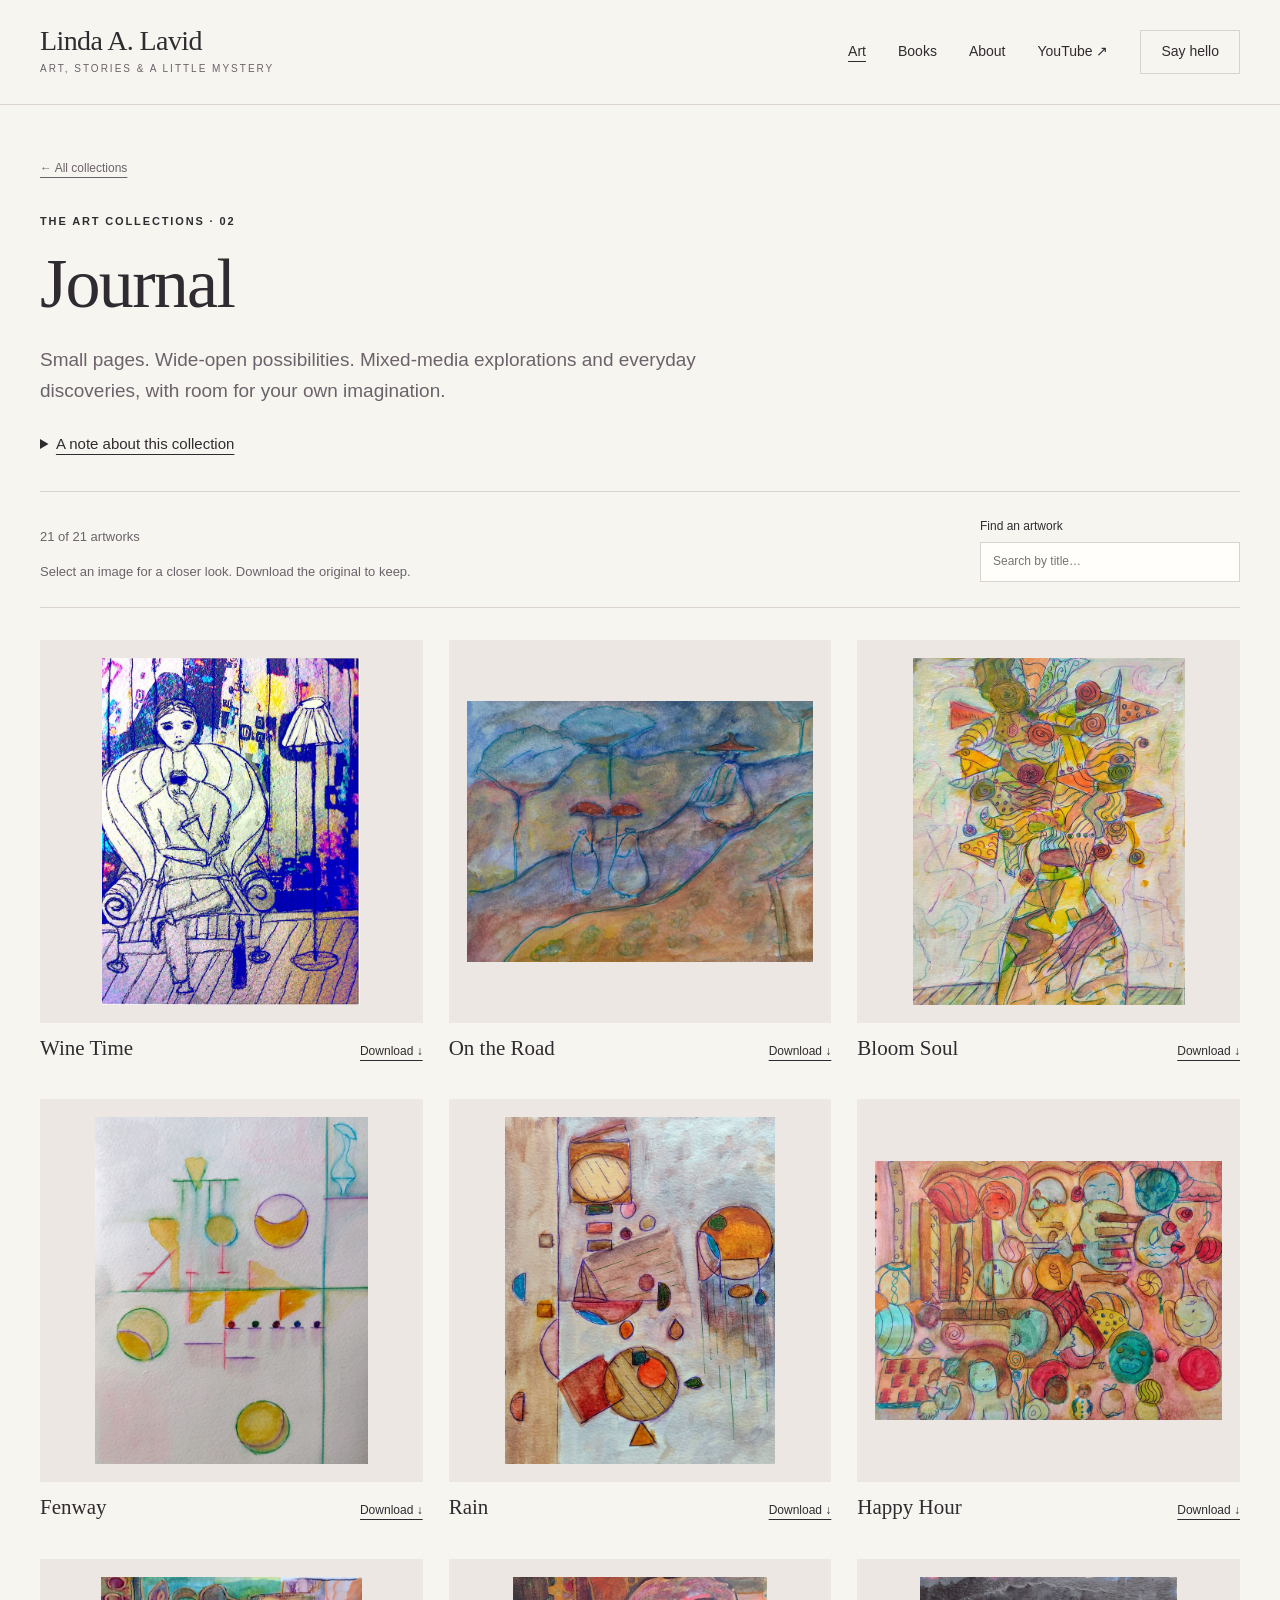
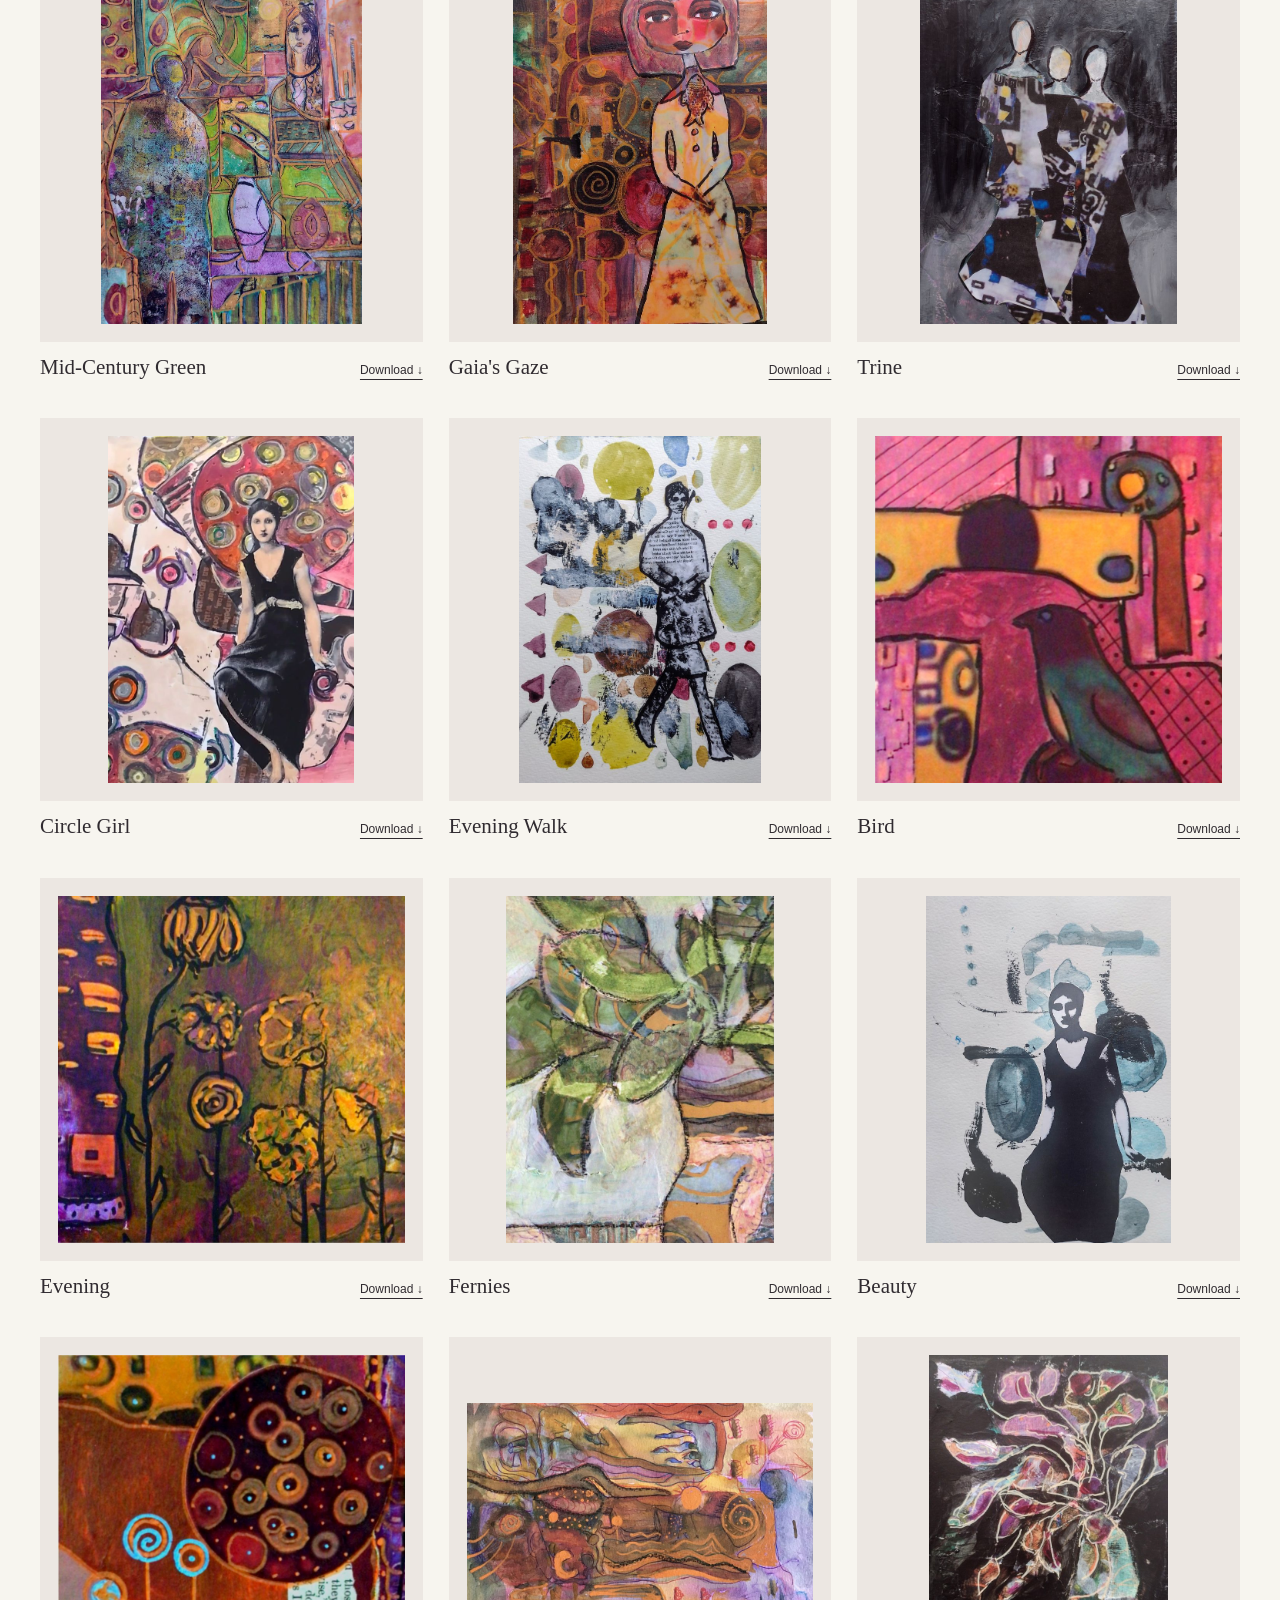
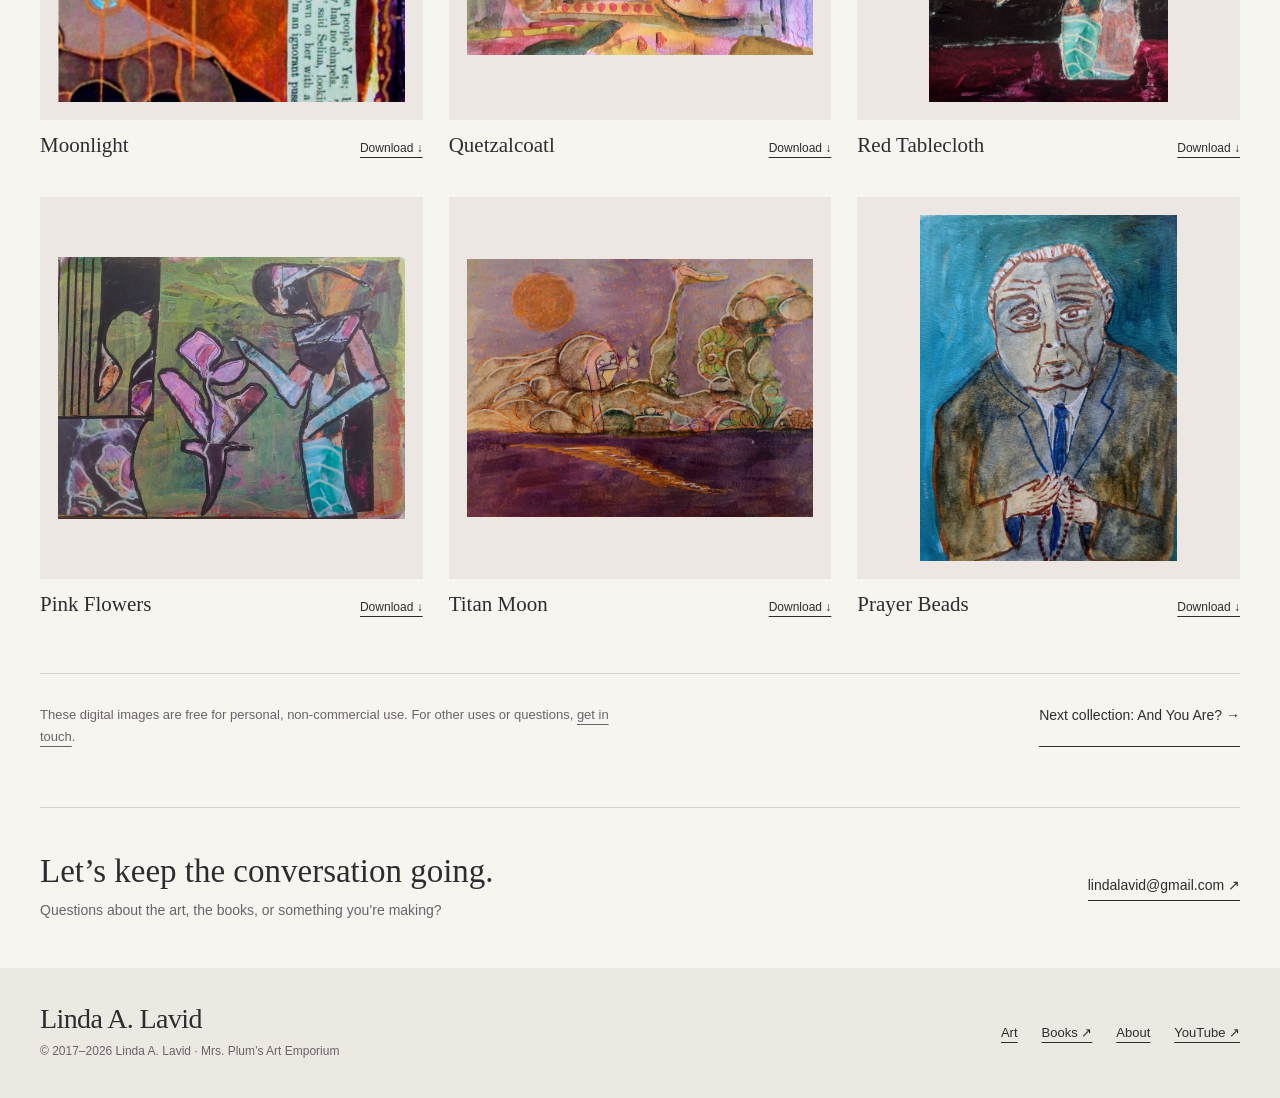
<file: journal.html>
<!doctype html>
 <html lang="en"><head><meta charset="utf-8"><meta name="viewport" content="width=device-width, initial-scale=1">
 <title>Journal | Linda A. Lavid</title><meta name="description" content="Mixed-media explorations and everyday discoveries, with room for your own imagination.">
 <link rel="canonical" href="https://www.lindalavid.com/journal.html"><meta name="theme-color" content="#563749">
 <meta property="og:type" content="website"><meta property="og:title" content="Journal | Linda A. Lavid"><meta property="og:description" content="Mixed-media explorations and everyday discoveries, with room for your own imagination."><meta property="og:url" content="https://www.lindalavid.com/journal.html"><meta property="og:image" content="https://www.lindalavid.com/assets/previews/journal-evening.jpg">
 <link rel="icon" href="assets/favicon.svg" type="image/svg+xml"><link rel="stylesheet" href="assets/styles/site.css"><script defer src="assets/scripts/site.js"></script></head><body>
 <a class="skip-link" href="#main">Skip to content</a>
 <header class="site-header"><div class="wrap header-inner">
 <a class="brand" href="index.html" aria-label="Linda A. Lavid home"><span class="brand-name">Linda A. Lavid</span><span class="brand-sub">Art, stories & a little mystery</span></a>
 <button class="menu-toggle" aria-expanded="false" aria-controls="site-nav">Menu</button>
 <nav class="site-nav" id="site-nav" aria-label="Main navigation"><a href="index.html#collections" aria-current="page">Art</a><a href="index.html#books">Books</a><a href="about.html">About</a><a href="https://www.youtube.com/channel/UCeq5Df1fC-q9gi-4vWOq-DA" target="_blank" rel="noopener">YouTube ↗</a><a class="contact-link" href="mailto:lindalavid@gmail.com">Say hello</a></nav>
 </div></header><main id="main"><div class="wrap"><header class="page-heading"><a class="breadcrumb" href="index.html#collections">← All collections</a><p class="eyebrow">The art collections · 02</p><h1>Journal</h1><p class="intro">Small pages. Wide-open possibilities. Mixed-media explorations and everyday discoveries, with room for your own imagination.</p><details class="collection-note"><summary>A note about this collection</summary><div class="note-body">
  
  <p>
    With over fifteen years of experience in the art world, we have recently embraced the practice of art journaling, a decision that, in retrospect, seems long overdue. Our latest mixed media work, featured below, exemplifies the profound benefits of journaling as a method for artists to explore and refine their unique artistic voice.
    The simplicity of art journaling cannot be overstated – all one requires is a journal and a pencil. The subject matter can range from basic shapes to more elaborate drawings, tracings, or any form of markings. The images presented below are intended to serve as inspiration or a starting point for your own journaling journey.
    The core essence of art journaling lies in the joy of exploration and the freedom of expression it offers. It is an invitation to discover and develop your artistic sensibility  in a fun and engaging manner.
  </p></div></details></header><div class="gallery-tools"><div><p data-result-count aria-live="polite">21 of 21 artworks</p><p>Select an image for a closer look. Download the original to keep.</p></div><label class="search-field" for="art-search">Find an artwork<input type="search" id="art-search" placeholder="Search by title…" autocomplete="off"></label></div><noscript><p class="no-js-note">Select an artwork to open its preview. Search and the image viewer work with JavaScript enabled.</p></noscript><div class="art-grid"><article class="artwork" data-title="Wine Time"><a class="artwork-image" href="assets/previews/journal-wine_time.jpg" data-lightbox data-title="Wine Time" data-source="images/journal/wine_time.jpg" aria-label="Preview Wine Time"><img src="assets/previews/journal-wine_time.jpg" alt="Wine Time" width="892" height="1200" loading="lazy" decoding="async" ></a><div class="artwork-meta"><h2>Wine Time</h2><a class="download-link" href="images/journal/wine_time.jpg" data-original="images/journal/wine_time.jpg" download aria-label="Download Wine Time">Download ↓</a></div></article><article class="artwork" data-title="On the Road"><a class="artwork-image" href="assets/previews/journal-on_the_road.jpg" data-lightbox data-title="On the Road" data-source="images/journal/on_the_road.jpg" aria-label="Preview On the Road"><img src="assets/previews/journal-on_the_road.jpg" alt="On the Road" width="1200" height="903" loading="lazy" decoding="async" ></a><div class="artwork-meta"><h2>On the Road</h2><a class="download-link" href="images/journal/on_the_road.jpg" data-original="images/journal/on_the_road.jpg" download aria-label="Download On the Road">Download ↓</a></div></article><article class="artwork" data-title="Bloom Soul"><a class="artwork-image" href="assets/previews/journal-bloom_soul.jpg" data-lightbox data-title="Bloom Soul" data-source="images/journal/bloom_soul.jpg" aria-label="Preview Bloom Soul"><img src="assets/previews/journal-bloom_soul.jpg" alt="Bloom Soul" width="943" height="1200" loading="lazy" decoding="async" ></a><div class="artwork-meta"><h2>Bloom Soul</h2><a class="download-link" href="images/journal/bloom_soul.jpg" data-original="images/journal/bloom_soul.jpg" download aria-label="Download Bloom Soul">Download ↓</a></div></article><article class="artwork" data-title="Fenway"><a class="artwork-image" href="assets/previews/journal-fenway.jpg" data-lightbox data-title="Fenway" data-source="images/journal/fenway.jpg" aria-label="Preview Fenway"><img src="assets/previews/journal-fenway.jpg" alt="Fenway" width="945" height="1200" loading="lazy" decoding="async" ></a><div class="artwork-meta"><h2>Fenway</h2><a class="download-link" href="images/journal/fenway.jpg" data-original="images/journal/fenway.jpg" download aria-label="Download Fenway">Download ↓</a></div></article><article class="artwork" data-title="Rain"><a class="artwork-image" href="assets/previews/journal-rain.jpg" data-lightbox data-title="Rain" data-source="images/journal/rain.jpg" aria-label="Preview Rain"><img src="assets/previews/journal-rain.jpg" alt="Rain" width="936" height="1200" loading="lazy" decoding="async" ></a><div class="artwork-meta"><h2>Rain</h2><a class="download-link" href="images/journal/rain.jpg" data-original="images/journal/rain.jpg" download aria-label="Download Rain">Download ↓</a></div></article><article class="artwork" data-title="Happy Hour"><a class="artwork-image" href="assets/previews/journal-happy_hour.jpg" data-lightbox data-title="Happy Hour" data-source="images/journal/happy_hour.jpg" aria-label="Preview Happy Hour"><img src="assets/previews/journal-happy_hour.jpg" alt="Happy Hour" width="1200" height="896" loading="lazy" decoding="async" ></a><div class="artwork-meta"><h2>Happy Hour</h2><a class="download-link" href="images/journal/happy_hour.jpg" data-original="images/journal/happy_hour.jpg" download aria-label="Download Happy Hour">Download ↓</a></div></article><article class="artwork" data-title="Mid-Century Green"><a class="artwork-image" href="assets/previews/journal-mid_century_green.jpg" data-lightbox data-title="Mid-Century Green" data-source="images/journal/mid_century_green.jpg" aria-label="Preview Mid-Century Green"><img src="assets/previews/journal-mid_century_green.jpg" alt="Mid-Century Green" width="903" height="1200" loading="lazy" decoding="async" ></a><div class="artwork-meta"><h2>Mid-Century Green</h2><a class="download-link" href="images/journal/mid_century_green.jpg" data-original="images/journal/mid_century_green.jpg" download aria-label="Download Mid-Century Green">Download ↓</a></div></article><article class="artwork" data-title="Gaia&#x27;s Gaze"><a class="artwork-image" href="assets/previews/journal-gaias_gaze.jpg" data-lightbox data-title="Gaia&#x27;s Gaze" data-source="images/journal/gaias_gaze.jpg" aria-label="Preview Gaia&#x27;s Gaze"><img src="assets/previews/journal-gaias_gaze.jpg" alt="Gaia&#x27;s Gaze" width="882" height="1200" loading="lazy" decoding="async" ></a><div class="artwork-meta"><h2>Gaia&#x27;s Gaze</h2><a class="download-link" href="images/journal/gaias_gaze.jpg" data-original="images/journal/gaias_gaze.jpg" download aria-label="Download Gaia&#x27;s Gaze">Download ↓</a></div></article><article class="artwork" data-title="Trine"><a class="artwork-image" href="assets/previews/journal-trine.jpg" data-lightbox data-title="Trine" data-source="images/journal/trine.jpg" aria-label="Preview Trine"><img src="assets/previews/journal-trine.jpg" alt="Trine" width="890" height="1200" loading="lazy" decoding="async" ></a><div class="artwork-meta"><h2>Trine</h2><a class="download-link" href="images/journal/trine.jpg" data-original="images/journal/trine.jpg" download aria-label="Download Trine">Download ↓</a></div></article><article class="artwork" data-title="Circle Girl"><a class="artwork-image" href="assets/previews/journal-circle_girl.jpg" data-lightbox data-title="Circle Girl" data-source="images/journal/circle_girl.jpg" aria-label="Preview Circle Girl"><img src="assets/previews/journal-circle_girl.jpg" alt="Circle Girl" width="852" height="1200" loading="lazy" decoding="async" ></a><div class="artwork-meta"><h2>Circle Girl</h2><a class="download-link" href="images/journal/circle_girl.jpg" data-original="images/journal/circle_girl.jpg" download aria-label="Download Circle Girl">Download ↓</a></div></article><article class="artwork" data-title="Evening Walk"><a class="artwork-image" href="assets/previews/journal-evening_walk.jpg" data-lightbox data-title="Evening Walk" data-source="images/journal/evening_walk.jpg" aria-label="Preview Evening Walk"><img src="assets/previews/journal-evening_walk.jpg" alt="Evening Walk" width="837" height="1200" loading="lazy" decoding="async" ></a><div class="artwork-meta"><h2>Evening Walk</h2><a class="download-link" href="images/journal/evening_walk.jpg" data-original="images/journal/evening_walk.jpg" download aria-label="Download Evening Walk">Download ↓</a></div></article><article class="artwork" data-title="Bird"><a class="artwork-image" href="assets/previews/journal-bird.jpg" data-lightbox data-title="Bird" data-source="images/journal/bird.jpg" aria-label="Preview Bird"><img src="assets/previews/journal-bird.jpg" alt="Bird" width="1200" height="1200" loading="lazy" decoding="async" ></a><div class="artwork-meta"><h2>Bird</h2><a class="download-link" href="images/journal/bird.jpg" data-original="images/journal/bird.jpg" download aria-label="Download Bird">Download ↓</a></div></article><article class="artwork" data-title="Evening"><a class="artwork-image" href="assets/previews/journal-evening.jpg" data-lightbox data-title="Evening" data-source="images/journal/evening.jpg" aria-label="Preview Evening"><img src="assets/previews/journal-evening.jpg" alt="Evening" width="1200" height="1200" loading="lazy" decoding="async" ></a><div class="artwork-meta"><h2>Evening</h2><a class="download-link" href="images/journal/evening.jpg" data-original="images/journal/evening.jpg" download aria-label="Download Evening">Download ↓</a></div></article><article class="artwork" data-title="Fernies"><a class="artwork-image" href="assets/previews/journal-fernies.jpg" data-lightbox data-title="Fernies" data-source="images/journal/fernies.jpg" aria-label="Preview Fernies"><img src="assets/previews/journal-fernies.jpg" alt="Fernies" width="927" height="1200" loading="lazy" decoding="async" ></a><div class="artwork-meta"><h2>Fernies</h2><a class="download-link" href="images/journal/fernies.jpg" data-original="images/journal/fernies.jpg" download aria-label="Download Fernies">Download ↓</a></div></article><article class="artwork" data-title="Beauty"><a class="artwork-image" href="assets/previews/journal-beauty.jpg" data-lightbox data-title="Beauty" data-source="images/journal/beauty.jpg" aria-label="Preview Beauty"><img src="assets/previews/journal-beauty.jpg" alt="Beauty" width="846" height="1200" loading="lazy" decoding="async" ></a><div class="artwork-meta"><h2>Beauty</h2><a class="download-link" href="images/journal/beauty.jpg" data-original="images/journal/beauty.jpg" download aria-label="Download Beauty">Download ↓</a></div></article><article class="artwork" data-title="Moonlight"><a class="artwork-image" href="assets/previews/journal-moonlight.jpg" data-lightbox data-title="Moonlight" data-source="images/journal/moonlight.jpg" aria-label="Preview Moonlight"><img src="assets/previews/journal-moonlight.jpg" alt="Moonlight" width="1200" height="1200" loading="lazy" decoding="async" ></a><div class="artwork-meta"><h2>Moonlight</h2><a class="download-link" href="images/journal/moonlight.jpg" data-original="images/journal/moonlight.jpg" download aria-label="Download Moonlight">Download ↓</a></div></article><article class="artwork" data-title="Quetzalcoatl"><a class="artwork-image" href="assets/previews/journal-quetzalcoatl.jpg" data-lightbox data-title="Quetzalcoatl" data-source="images/journal/quetzalcoatl.jpg" aria-label="Preview Quetzalcoatl"><img src="assets/previews/journal-quetzalcoatl.jpg" alt="Quetzalcoatl" width="1200" height="872" loading="lazy" decoding="async" ></a><div class="artwork-meta"><h2>Quetzalcoatl</h2><a class="download-link" href="images/journal/quetzalcoatl.jpg" data-original="images/journal/quetzalcoatl.jpg" download aria-label="Download Quetzalcoatl">Download ↓</a></div></article><article class="artwork" data-title="Red Tablecloth"><a class="artwork-image" href="assets/previews/journal-red_tablecloth.jpg" data-lightbox data-title="Red Tablecloth" data-source="images/journal/red_tablecloth.jpg" aria-label="Preview Red Tablecloth"><img src="assets/previews/journal-red_tablecloth.jpg" alt="Red Tablecloth" width="830" height="1200" loading="lazy" decoding="async" ></a><div class="artwork-meta"><h2>Red Tablecloth</h2><a class="download-link" href="images/journal/red_tablecloth.jpg" data-original="images/journal/red_tablecloth.jpg" download aria-label="Download Red Tablecloth">Download ↓</a></div></article><article class="artwork" data-title="Pink Flowers"><a class="artwork-image" href="assets/previews/journal-pink_flowers.jpg" data-lightbox data-title="Pink Flowers" data-source="images/journal/pink_flowers.jpg" aria-label="Preview Pink Flowers"><img src="assets/previews/journal-pink_flowers.jpg" alt="Pink Flowers" width="1200" height="909" loading="lazy" decoding="async" ></a><div class="artwork-meta"><h2>Pink Flowers</h2><a class="download-link" href="images/journal/pink_flowers.jpg" data-original="images/journal/pink_flowers.jpg" download aria-label="Download Pink Flowers">Download ↓</a></div></article><article class="artwork" data-title="Titan Moon"><a class="artwork-image" href="assets/previews/journal-titan_moon.jpg" data-lightbox data-title="Titan Moon" data-source="images/journal/titan_moon.jpg" aria-label="Preview Titan Moon"><img src="assets/previews/journal-titan_moon.jpg" alt="Titan Moon" width="1200" height="891" loading="lazy" decoding="async" ></a><div class="artwork-meta"><h2>Titan Moon</h2><a class="download-link" href="images/journal/titan_moon.jpg" data-original="images/journal/titan_moon.jpg" download aria-label="Download Titan Moon">Download ↓</a></div></article><article class="artwork" data-title="Prayer Beads"><a class="artwork-image" href="assets/previews/journal-prayer_beads.jpg" data-lightbox data-title="Prayer Beads" data-source="images/journal/prayer_beads.jpg" aria-label="Preview Prayer Beads"><img src="assets/previews/journal-prayer_beads.jpg" alt="Prayer Beads" width="888" height="1200" loading="lazy" decoding="async" ></a><div class="artwork-meta"><h2>Prayer Beads</h2><a class="download-link" href="images/journal/prayer_beads.jpg" data-original="images/journal/prayer_beads.jpg" download aria-label="Download Prayer Beads">Download ↓</a></div></article></div><p class="gallery-empty" hidden>No artworks match that title. Try another search.</p><div class="gallery-bottom"><p>These digital images are free for personal, non-commercial use. For other uses or questions, <a href="mailto:lindalavid@gmail.com">get in touch</a>.</p><a class="text-link" href="and_you_are.html">Next collection: And You Are? →</a></div></div><dialog id="art-viewer" class="lightbox" aria-labelledby="viewer-title"><div class="lightbox-top"><h2 id="viewer-title">Artwork</h2><button type="button" data-close autofocus aria-label="Close artwork preview">Close ×</button></div><img class="lightbox-image" alt=""><div class="lightbox-bottom"><div class="lightbox-paging"><button type="button" data-prev aria-label="Previous artwork">←</button><span class="lightbox-status" aria-live="polite"></span><button type="button" data-next aria-label="Next artwork">→</button></div><a class="viewer-download text-link" href="#" download>Download original ↓</a></div></dialog></main><div class="wrap contact-band"><div><h2>Let’s keep the conversation going.</h2><p>Questions about the art, the books, or something you’re making?</p></div><a class="text-link" href="mailto:lindalavid@gmail.com">lindalavid@gmail.com ↗</a></div>
 <footer class="site-footer"><div class="wrap footer-inner"><div><span class="brand-name">Linda A. Lavid</span><p class="copyright">© 2017–<span data-year>2026</span> Linda A. Lavid · Mrs. Plum’s Art Emporium</p></div><nav class="footer-links" aria-label="Footer navigation"><a href="index.html#collections">Art</a><a href="https://www.amazon.com/stores/Linda-A.-Lavid/author/B002BMBKEA" target="_blank" rel="noopener">Books ↗</a><a href="about.html">About</a><a href="https://www.youtube.com/channel/UCeq5Df1fC-q9gi-4vWOq-DA" target="_blank" rel="noopener">YouTube ↗</a></nav></div></footer></body></html>
</file>
<file: assets/styles/site.css>
:root{--paper:#f7f5ef;--ink:#302b30;--muted:#6b626b;--plum:#563749;--line:#d9d2ce;--soft:#ece7e2;--white:#fffefa;--green:#dfe5d9;--serif:Georgia,'Times New Roman',serif;--sans:-apple-system,BlinkMacSystemFont,'Segoe UI',sans-serif}
*{box-sizing:border-box}html{scroll-behavior:smooth;scroll-padding-top:100px}body{margin:0;background:var(--paper);color:var(--ink);font:17px/1.65 var(--sans)}body.dialog-open{overflow:hidden}a{color:inherit;text-underline-offset:5px}button,input{font:inherit}button,a,input{-webkit-tap-highlight-color:transparent}button{cursor:pointer}a:focus-visible,button:focus-visible,input:focus-visible,summary:focus-visible{outline:3px solid #8b602c;outline-offset:5px}img{display:block;max-width:100%;height:auto}h1,h2,h3,p,figure{margin:0}h1,h2,h3{font-family:var(--serif);font-weight:400;line-height:1.1}p+p{margin-top:1em}.wrap{width:min(1240px,calc(100% - 80px));margin-inline:auto}.eyebrow{font-size:11px;font-weight:650;letter-spacing:.17em;text-transform:uppercase}.muted{color:var(--muted)}.skip-link{position:fixed;left:12px;top:-100px;z-index:100;background:var(--ink);color:white;padding:10px}.skip-link:focus{top:12px}.site-header{border-bottom:1px solid var(--line);background:var(--paper);position:relative;z-index:10}.header-inner{min-height:104px;display:flex;align-items:center;justify-content:space-between;gap:25px}.brand{text-decoration:none;display:grid;gap:4px}.brand-name{font:28px/1.1 var(--serif);letter-spacing:-.6px}.brand-sub{font-size:10px;letter-spacing:.2em;text-transform:uppercase;color:var(--muted)}.site-nav{display:flex;gap:32px;align-items:center}.site-nav a{font-size:14px;text-decoration:none;padding-block:10px}.site-nav a:hover,.site-nav a[aria-current]{text-decoration:underline}.site-nav .contact-link{border:1px solid var(--line);padding:9px 20px}.menu-toggle{display:none;background:none;border:1px solid var(--line);padding:8px 14px}.hero{display:grid;grid-template-columns:1fr 1fr;gap:70px;padding-top:72px;padding-bottom:76px;align-items:center}.hero h1{font-size:clamp(46px,5.15vw,72px);letter-spacing:-2.8px;margin:24px 0}.hero h1 em{color:var(--plum);font-weight:400}.hero .intro{max-width:420px;color:var(--muted);font-size:18px;line-height:1.75}.actions{display:flex;align-items:center;flex-wrap:wrap;gap:22px;margin-top:28px}.button{display:inline-flex;justify-content:center;align-items:center;gap:24px;min-height:48px;padding:12px 23px;border:1px solid var(--plum);background:var(--plum);color:#fff;text-decoration:none;font-size:14px}.button:hover{background:#392632}.button.secondary{background:transparent;color:var(--ink);border-color:var(--line)}.button.secondary:hover{background:var(--soft)}.text-link{font-size:14px;font-weight:500;text-decoration:none;border-bottom:1px solid currentColor;padding-bottom:3px}.hero-visual{padding:28px;background:#e6e5db;position:relative}.hero-visual img{width:100%;aspect-ratio:1/1;object-fit:contain;background:#e6e5db}.hero-caption{display:flex;justify-content:space-between;gap:15px;font-size:11px;letter-spacing:.07em;padding-top:16px;color:#514d49}.intro-strip{border-block:1px solid var(--line);padding:20px 0;display:flex;gap:24px;align-items:center;justify-content:space-between}.intro-strip p{font-size:14px;color:var(--muted)}.intro-strip span{color:var(--plum);font:italic 26px var(--serif);white-space:nowrap}.section{padding-block:80px}.section-heading{display:flex;align-items:end;justify-content:space-between;gap:30px;margin-bottom:36px}.section-heading h2{font-size:clamp(34px,3.5vw,47px);letter-spacing:-1.2px;margin-top:13px}.section-heading>p{max-width:350px;font-size:15px;color:var(--muted)}.collections{display:grid;grid-template-columns:repeat(3,minmax(0,1fr));gap:40px 26px}.collection-card{text-decoration:none;display:block}.collection-image{background:var(--soft);padding:22px;overflow:hidden}.collection-image img{width:100%;aspect-ratio:1/1;object-fit:contain;transition:transform .3s}.collection-card:hover img{transform:scale(1.025)}.collection-heading{display:flex;justify-content:space-between;gap:10px;align-items:center;margin-top:18px}.collection-heading h3{font-size:25px}.collection-card p{font-size:14px;color:var(--muted);line-height:1.5;margin-top:8px;max-width:325px}.collection-count{font-size:10px;color:var(--muted);text-transform:uppercase;letter-spacing:.12em;margin-top:13px}.arrow{font-size:22px;font-family:var(--sans)}.books-section{background:var(--plum);color:#fff9f2;padding:65px;display:grid;grid-template-columns:1fr 1fr;gap:60px;align-items:center}.books-section h2{font-size:50px;letter-spacing:-1px;margin:18px 0}.books-section p{color:#eee0e8;max-width:430px}.books-section .button{border-color:#fff9f2;background:#fff9f2;color:var(--plum)}.books-note{padding:35px;border:1px solid #947b89;font:italic 32px/1.4 var(--serif)}.studio-section{display:grid;grid-template-columns:1fr 1fr;gap:75px;align-items:center}.studio-art{display:grid;grid-template-columns:1fr 1fr;gap:16px;align-items:center}.studio-art img{width:100%;aspect-ratio:3/4;object-fit:contain;background:var(--soft);padding:16px}.studio-art img+img{margin-top:50px}.studio-section h2{font-size:46px;letter-spacing:-1px;margin:18px 0}.studio-section p{color:var(--muted)}.contact-band{border-top:1px solid var(--line);padding-block:45px;display:flex;align-items:center;justify-content:space-between;gap:20px}.contact-band h2{font-size:33px}.contact-band p{font-size:14px;margin-top:10px;color:var(--muted)}.site-footer{background:#ece9e2;padding:36px 0;font-size:13px}.footer-inner{display:flex;align-items:center;justify-content:space-between;gap:24px}.footer-links{display:flex;gap:24px}.copyright{font-size:12px;color:var(--muted);margin-top:8px}.page-heading{padding:54px 0 35px}.breadcrumb{font-size:12px;display:block;margin-bottom:33px;color:var(--muted)}.page-heading h1{font-size:clamp(42px,5.5vw,70px);letter-spacing:-1.7px;margin:15px 0 22px}.page-heading .intro{font-size:19px;max-width:750px;color:var(--muted)}.collection-note{max-width:800px;margin:25px 0 0;font-size:15px}.collection-note summary{cursor:pointer;text-decoration:underline;text-underline-offset:5px}.collection-note .note-body{padding:20px 0;color:var(--muted)}.collection-note h4{font:24px var(--serif);margin-top:0}.gallery-tools{display:flex;align-items:end;justify-content:space-between;gap:25px;padding:25px 0;border-block:1px solid var(--line);margin-bottom:32px}.gallery-tools p{font-size:13px;color:var(--muted)}.search-field{display:grid;gap:5px;font-size:12px}.search-field input{width:260px;max-width:100%;padding:9px 12px;background:var(--white);border:1px solid var(--line);border-radius:0;color:var(--ink)}.art-grid{display:grid;grid-template-columns:repeat(3,minmax(0,1fr));gap:38px 26px;padding-bottom:55px}.artwork[hidden]{display:none}.artwork-image{display:block;padding:18px;background:var(--soft);text-decoration:none}.artwork-image img{width:100%;aspect-ratio:1/1;object-fit:contain;transition:transform .2s}.artwork-image:hover img{transform:scale(1.025)}.artwork-meta{display:flex;align-items:baseline;justify-content:space-between;gap:12px;margin-top:14px}.artwork-meta h2{font-size:21px}.download-link{font-size:12px;white-space:nowrap}.gallery-bottom{padding:30px 0 60px;display:flex;justify-content:space-between;gap:30px;border-top:1px solid var(--line)}.gallery-bottom p{font-size:13px;color:var(--muted);max-width:580px}.gallery-empty{padding:20px 0 50px;color:var(--muted)}.lightbox{border:0;background:var(--paper);color:var(--ink);width:min(1000px,94vw);max-height:94vh;padding:22px}.lightbox::backdrop{background:#201922dc}.lightbox-top,.lightbox-bottom{display:flex;justify-content:space-between;align-items:center;gap:18px}.lightbox-top{padding-bottom:14px}.lightbox-top h2{font-size:24px}.lightbox button{border:1px solid var(--line);background:transparent;padding:7px 14px;min-width:44px;min-height:44px}.lightbox-image{width:100%;height:65vh;object-fit:contain;background:var(--soft)}.lightbox-bottom{padding-top:16px;font-size:13px}.lightbox-paging{display:flex;gap:9px;align-items:center}.lightbox-status{min-width:55px;text-align:center}.about-layout{display:grid;grid-template-columns:1.1fr .9fr;gap:70px;padding-bottom:80px;align-items:start}.about-copy{max-width:650px}.about-copy h2{font-size:33px;margin:30px 0 18px}.about-copy p{color:var(--muted)}.about-image{background:var(--green);padding:28px}.about-image figcaption{font-size:12px;padding-top:20px;color:var(--muted)}.about-quote{font:italic 31px/1.4 var(--serif);padding:30px 0;margin:30px 0;border-block:1px solid var(--line)}.article-body{max-width:780px;padding-bottom:80px}.article-body h2,.article-body h3{margin:38px 0 18px}.article-body h3{font-size:29px}.article-body h4{font-size:18px;margin-bottom:10px}.article-body .example,.article-body .final-thought{padding:22px;background:var(--soft);margin:22px 0}.article-body li{margin:10px 0}.no-js-note{font-size:13px;color:var(--muted)}
@media(min-width:1000px){.collection-card:last-child{grid-column:1 / -1;display:grid;grid-template-columns:1fr 1fr;gap:50px;background:var(--green);align-items:center;padding:30px}.collection-card:last-child .collection-image{padding:0;background:transparent}.collection-card:last-child .collection-image img{max-height:330px}.collection-card:last-child .collection-heading h3{font-size:38px}.collection-card:last-child p{font-size:17px;max-width:420px}.collection-card:last-child .collection-heading{margin-top:0}.collection-card:last-child .collection-info{padding-right:25px}}
@media(max-width:1000px){.wrap{width:calc(100% - 48px)}.hero{gap:35px;padding-top:45px}.hero h1{font-size:54px}.site-nav{gap:21px}.hero-visual{padding:20px}.collections{grid-template-columns:repeat(2,minmax(0,1fr))}.books-section{padding:40px;gap:35px}.studio-section{gap:35px}.art-grid{grid-template-columns:repeat(2,minmax(0,1fr))}.about-layout{gap:40px}}
@media(max-width:700px){html{scroll-padding-top:20px}.wrap{width:calc(100% - 36px)}.header-inner{min-height:88px;flex-wrap:wrap;gap:0}.brand-name{font-size:25px}.brand-sub{font-size:9px}.menu-toggle{display:block}.site-nav{width:100%;flex-wrap:wrap;padding:16px 0;gap:12px 26px}.js-ready .site-nav{display:none}.js-ready .site-nav.is-open{display:flex}.hero{grid-template-columns:1fr;gap:38px;padding-top:38px;padding-bottom:38px}.hero h1{font-size:clamp(44px,10.8vw,65px);letter-spacing:-2px;margin:20px 0}.hero .intro{font-size:17px;max-width:100%}.hero-visual{padding:18px}.hero-caption{font-size:10px}.intro-strip{align-items:start;flex-direction:column;gap:8px;padding-block:22px}.intro-strip span{font-size:23px}.section{padding-block:48px}.section-heading{display:block;margin-bottom:25px}.section-heading>p{margin-top:18px}.collections{gap:28px 16px}.collection-image{padding:10px}.collection-heading{margin-top:13px;gap:5px}.collection-heading h3{font-size:23px}.collection-card p{font-size:13px}.collection-count{font-size:9px}.books-section{grid-template-columns:1fr;padding:30px 23px;gap:28px}.books-section h2{font-size:40px}.books-note{font-size:26px;padding:24px}.studio-section{grid-template-columns:1fr;gap:35px}.studio-section h2{font-size:37px}.studio-art img+img{margin-top:25px}.contact-band{align-items:start;flex-direction:column;padding-block:35px}.contact-band .text-link{overflow-wrap:anywhere}.footer-inner{align-items:start;flex-direction:column}.footer-links{flex-wrap:wrap;gap:18px}.page-heading{padding-top:32px}.breadcrumb{margin-bottom:25px}.page-heading h1{font-size:46px}.page-heading .intro{font-size:17px}.gallery-tools{align-items:start;flex-direction:column;gap:18px}.search-field,.search-field input{width:100%}.art-grid{gap:28px 15px}.artwork-image{padding:9px}.artwork-meta{display:block}.artwork-meta h2{font-size:21px;margin-bottom:6px}.gallery-bottom{flex-direction:column}.about-layout{grid-template-columns:1fr;gap:30px;padding-bottom:45px}.lightbox{padding:14px}.lightbox-image{height:53vh}.lightbox-bottom{align-items:start;flex-wrap:wrap}.lightbox-top h2{font-size:21px}.about-quote{font-size:27px}}
@media(max-width:380px){.collections,.art-grid{grid-template-columns:1fr}.actions{gap:17px}.brand-name{font-size:23px}}
@media(prefers-reduced-motion:reduce){html{scroll-behavior:auto}*,*::before,*::after{transition:none!important;animation:none!important}}
</file>
